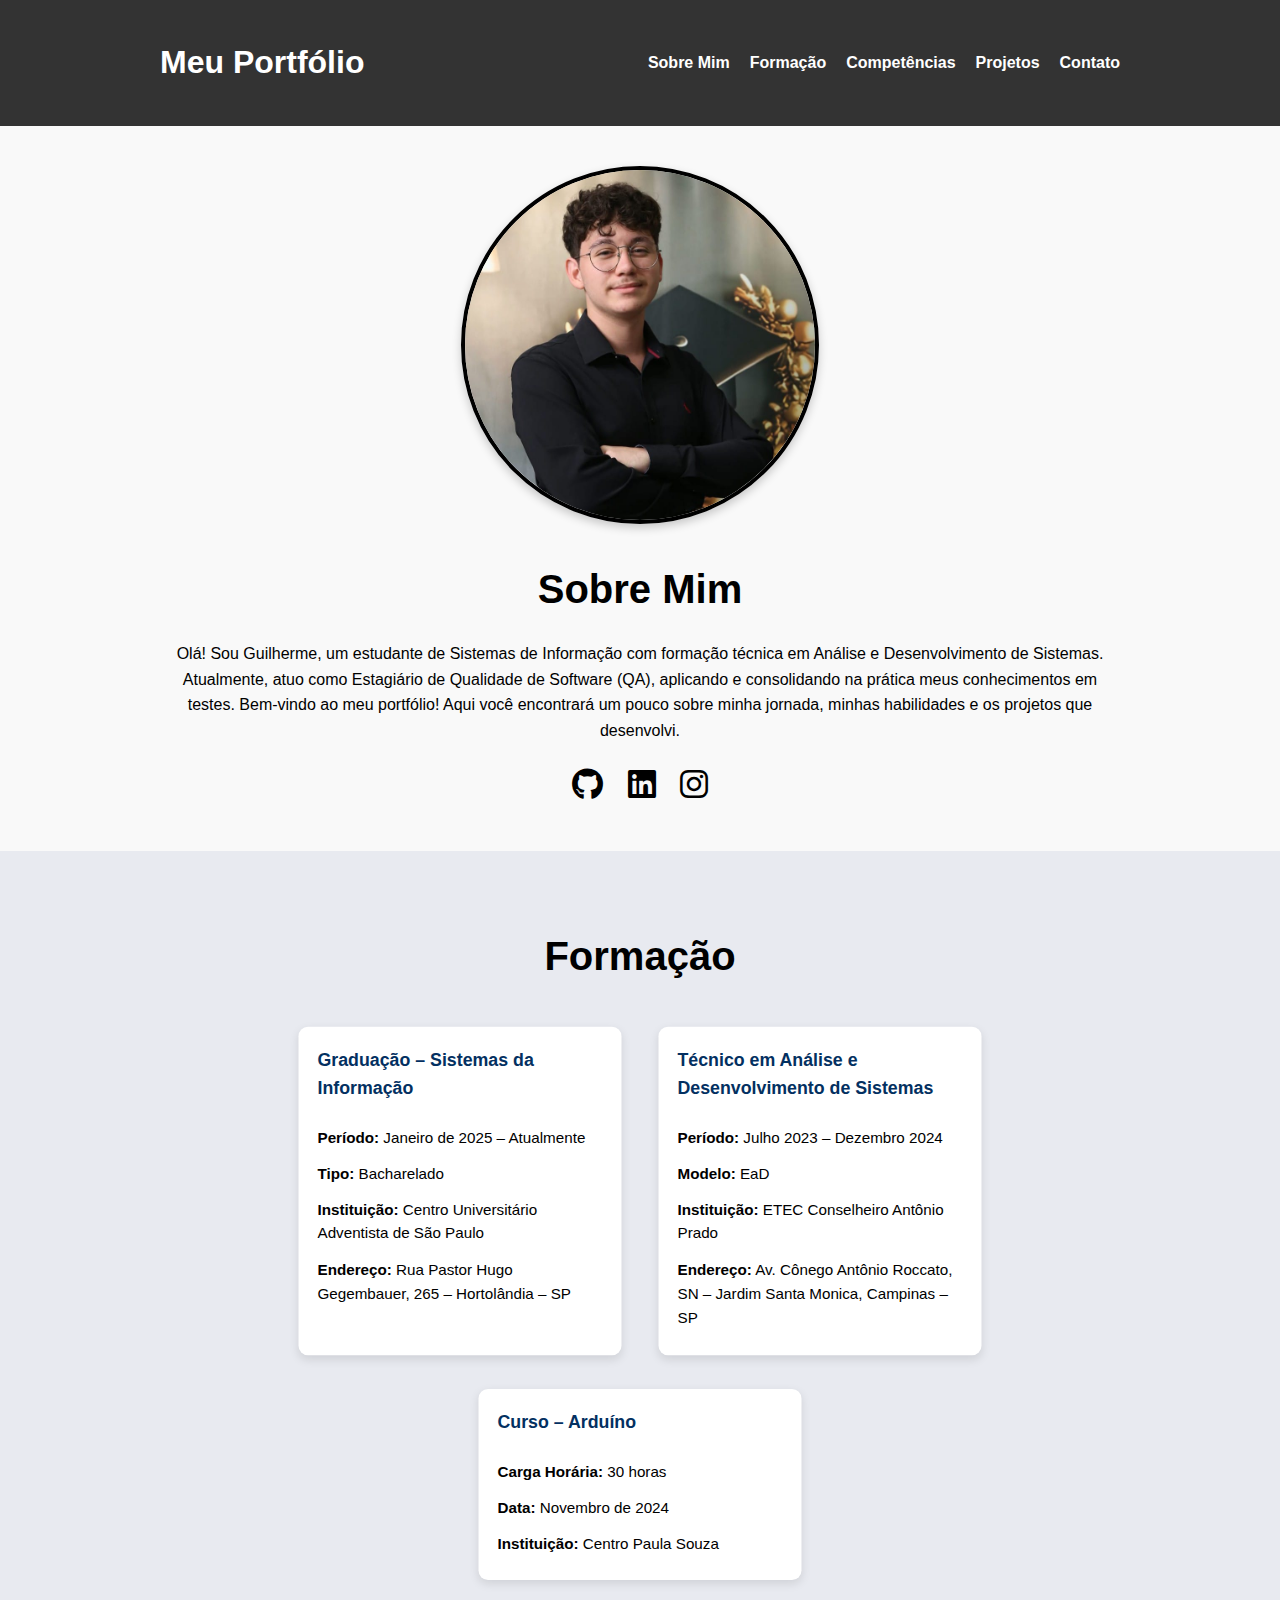
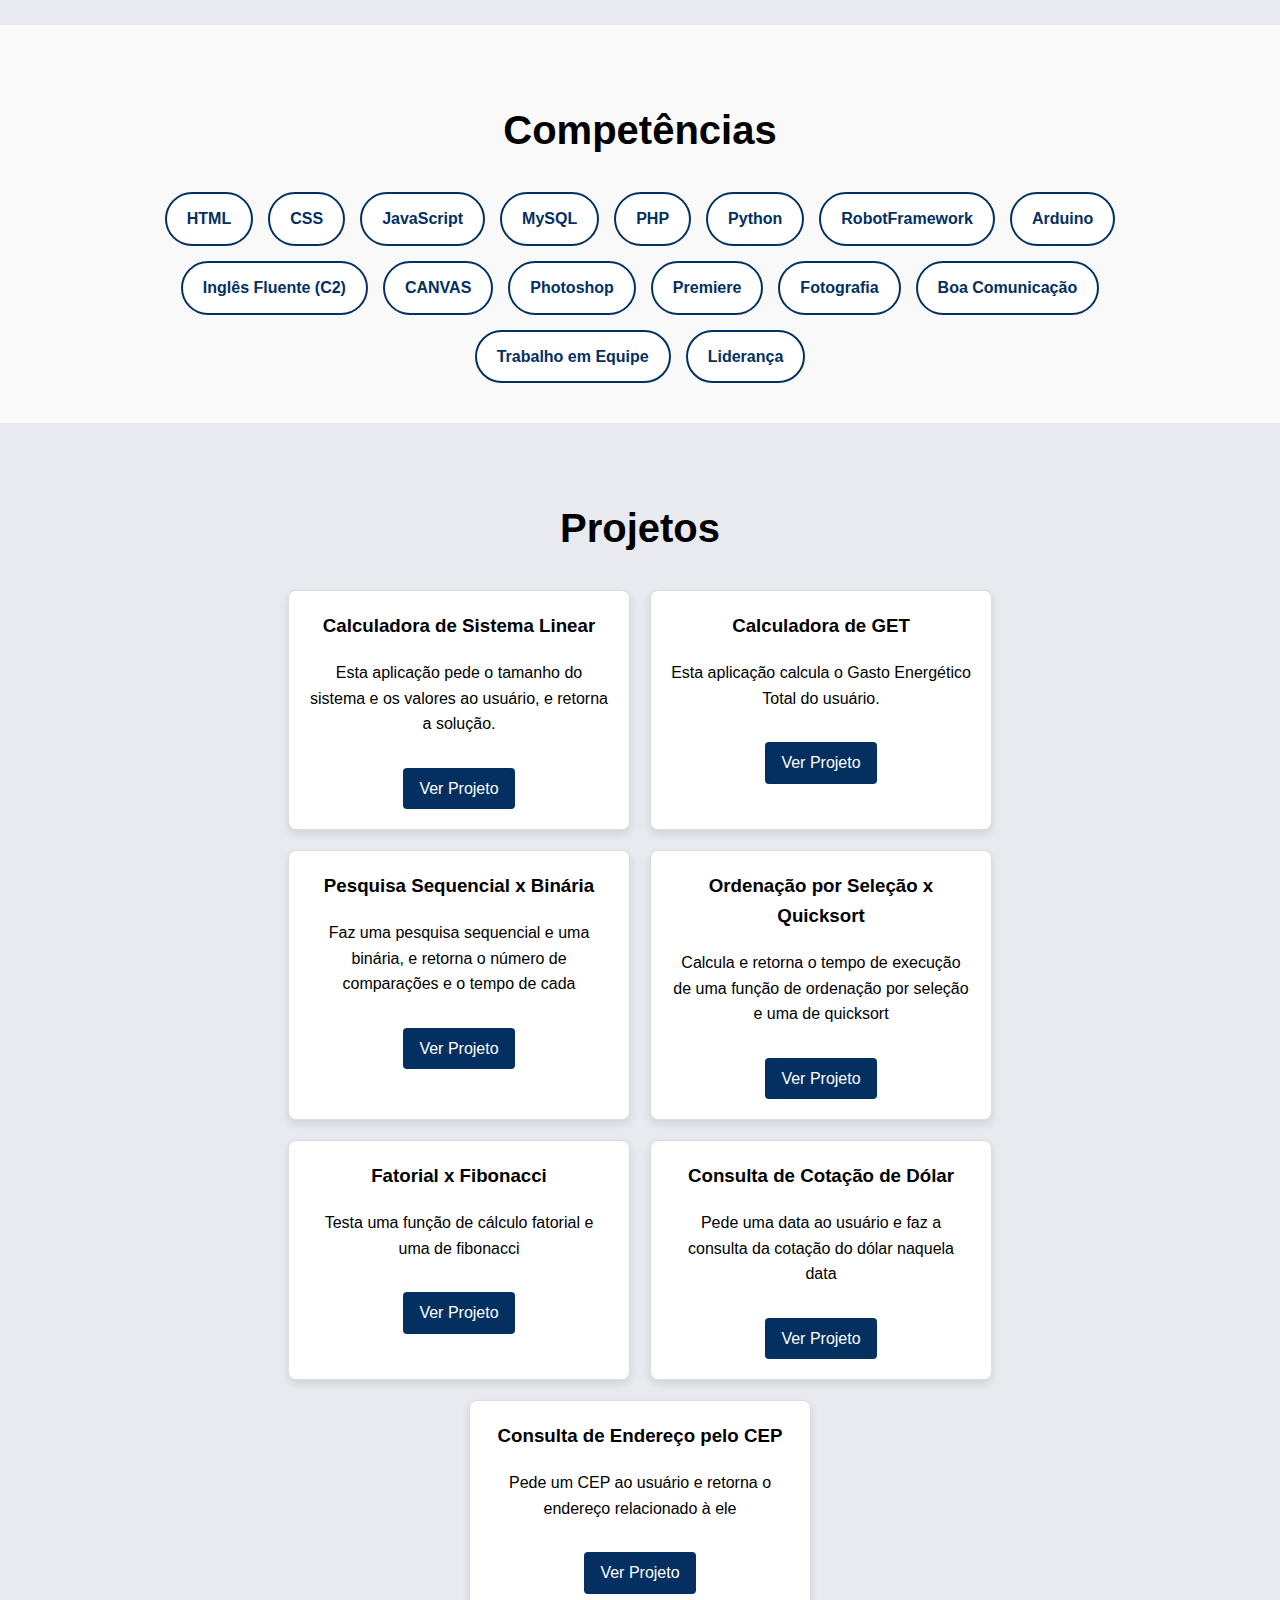
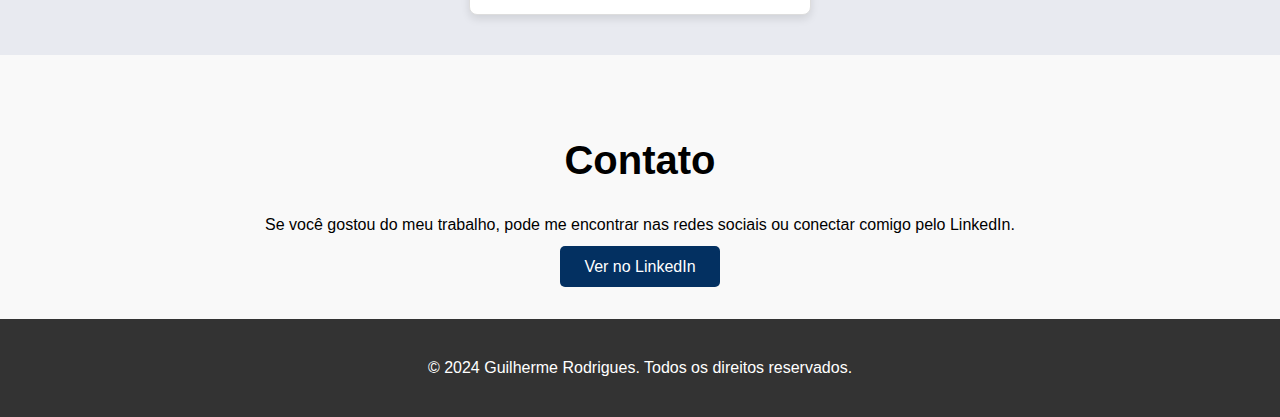
<file: index.html>
<!DOCTYPE html>
<html lang="pt-br">
<head>
    <meta charset="UTF-8">
    <meta name="viewport" content="width=device-width, initial-scale=1.0">
    <title>Meu Portfólio</title>
    <link rel="stylesheet" href="style.css">
    <link rel="stylesheet" href="https://cdnjs.cloudflare.com/ajax/libs/font-awesome/6.0.0-beta3/css/all.min.css">
</head>
<body>
    <header>
        <nav>
            <div class="logo">
                <h1>Meu Portfólio</h1>
            </div>
            <ul>
                <li><a href="#sobre">Sobre Mim</a></li>
                <li><a href="#formação">Formação</a></li>
                <li><a href="#competências">Competências</a></li>
                <li><a href="#projetos">Projetos</a></li>
                <li><a href="#contato">Contato</a></li>
            </ul>
        </nav>
    </header>

    <main>
        <section id="sobre" class="secao">
            <div class="conteudo">
                <div class="foto-perfil">
                    <img src="minhaFoto.jpeg" alt="Minha Guilherme">
                </div>
                <h2>Sobre Mim</h2>
                <p>Olá! Sou Guilherme, um estudante de Sistemas de Informação com formação técnica em Análise e Desenvolvimento de Sistemas. Atualmente, atuo como Estagiário de Qualidade de Software (QA), aplicando e consolidando na prática meus conhecimentos em testes. Bem-vindo ao meu portfólio! Aqui você encontrará um pouco sobre minha jornada, minhas habilidades e os projetos que desenvolvi.</p>
                <div class="redes-sociais">
                    <a href="https://github.com/guiirsilva/portfolio-WEB" target="_blank"><i class="fab fa-github"></i></a>
                    <a href="https://www.linkedin.com/in/guilherme-rodrigues-da-silva-22a77834b/" target="_blank"><i class="fab fa-linkedin"></i></a>
                    <a href="https://www.instagram.com/guii_rdrigss?igsh=Y200d2RjZnVkMDd4" target="_blank"><i class="fab fa-instagram"></i></a>
                </div>
            </div>
        </section>

        <section id="formação" class="secao">
            <div class="conteudo">
                <h2>Formação</h2>
                <div class="formacao-container">
                    <div class="formacao-card">
                        <h3>Graduação – Sistemas da Informação</h3>
                        <p><strong>Período:</strong> Janeiro de 2025 – Atualmente</p>
                        <p><strong>Tipo:</strong> Bacharelado</p>
                        <p><strong>Instituição:</strong> Centro Universitário Adventista de São Paulo</p>
                        <p><strong>Endereço:</strong> Rua Pastor Hugo Gegembauer, 265 – Hortolândia – SP</p>
                    </div>
                    <div class="formacao-card">
                        <h3>Técnico em Análise e Desenvolvimento de Sistemas</h3>
                        <p><strong>Período:</strong> Julho 2023 – Dezembro 2024</p>
                        <p><strong>Modelo:</strong> EaD</p>
                        <p><strong>Instituição:</strong> ETEC Conselheiro Antônio Prado</p>
                        <p><strong>Endereço:</strong> Av. Cônego Antônio Roccato, SN – Jardim Santa Monica, Campinas – SP</p>
                    </div>
                    <div class="formacao-card">
                        <h3>Curso – Arduíno</h3>
                        <p><strong>Carga Horária:</strong> 30 horas</p>
                        <p><strong>Data:</strong> Novembro de 2024</p>
                        <p><strong>Instituição:</strong> Centro Paula Souza</p>
                    </div>
                </div>
            </div>
        </section>

        <section id="competências" class="secao">
            <div class="conteudo">
                <h2>Competências</h2>
                <div class="skills-container">
                    <div class="skill-card">HTML</div>
                    <div class="skill-card">CSS</div>
                    <div class="skill-card">JavaScript</div>
                    <div class="skill-card">MySQL</div>
                    <div class="skill-card">PHP</div>
                    <div class="skill-card">Python</div>
                    <div class="skill-card">RobotFramework</div>
                    <div class="skill-card">Arduino</div>
                    <div class="skill-card">Inglês Fluente (C2)</div>
                    <div class="skill-card">CANVAS</div>
                    <div class="skill-card">Photoshop</div>
                    <div class="skill-card">Premiere</div>
                    <div class="skill-card">Fotografia</div>
                    <div class="skill-card">Boa Comunicação</div>
                    <div class="skill-card">Trabalho em Equipe</div>
                    <div class="skill-card">Liderança</div>
                </div>
            </div>
        </section>


        <section id="projetos" class="secao">
            <div class="conteudo">
                <h2>Projetos</h2>
                <div class="galeria-projetos">
                    <div class="projeto-card">
                        <h3>Calculadora de Sistema Linear</h3>
                        <p>Esta aplicação pede o tamanho do sistema e os valores ao usuário, e retorna a solução.</p>
                        <a href="sistema_linear.html">Ver Projeto</a>
                    </div>
                    <div class="projeto-card">
                        <h3>Calculadora de GET</h3>
                        <p>Esta aplicação calcula o Gasto Energético Total do usuário.</p>
                        <a href="calc_GET.html">Ver Projeto</a>
                    </div>
                    <div class="projeto-card">
                        <h3>Pesquisa Sequencial x Binária</h3>
                        <p>Faz uma pesquisa sequencial e uma binária, e retorna o número de comparações e o tempo de cada</p>
                        <a href="binaria.html">Ver Projeto</a>
                    </div>
                    <div class="projeto-card">
                        <h3>Ordenação por Seleção x Quicksort</h3>
                        <p>Calcula e retorna o tempo de execução de uma função de ordenação por seleção e uma de quicksort</p>
                        <a href="quicksort.html">Ver Projeto</a>
                    </div>
                    <div class="projeto-card">
                        <h3>Fatorial x Fibonacci</h3>
                        <p>Testa uma função de cálculo fatorial e uma de fibonacci</p>
                        <a href="fibonacci.html">Ver Projeto</a>
                    </div>
                    <div class="projeto-card">
                        <h3>Consulta de Cotação de Dólar</h3>
                        <p>Pede uma data ao usuário e faz a consulta da cotação do dólar naquela data</p>
                        <a href="cot_dolar.html">Ver Projeto</a>
                    </div>
                    <div class="projeto-card">
                        <h3>Consulta de Endereço pelo CEP</h3>
                        <p>Pede um CEP ao usuário e retorna o endereço relacionado à ele</p>
                        <a href="lista_CEP.html">Ver Projeto</a>
                    </div>
                </div>
            </div>
        </section>

        <section id="contato" class="secao">
            <div class="conteudo">
                <h2>Contato</h2>
                <p>Se você gostou do meu trabalho, pode me encontrar nas redes sociais ou conectar comigo pelo LinkedIn.</p>
                <a href="https://www.linkedin.com/in/guilherme-rodrigues-da-silva-22a77834b/" class="botao-contato">Ver no LinkedIn</a>
            </div>
        </section>
    </main>

    <footer>
        <p>&copy; 2024 Guilherme Rodrigues. Todos os direitos reservados.</p>
    </footer>

    <script src="script.js"></script>
</body>
</html>
</file>
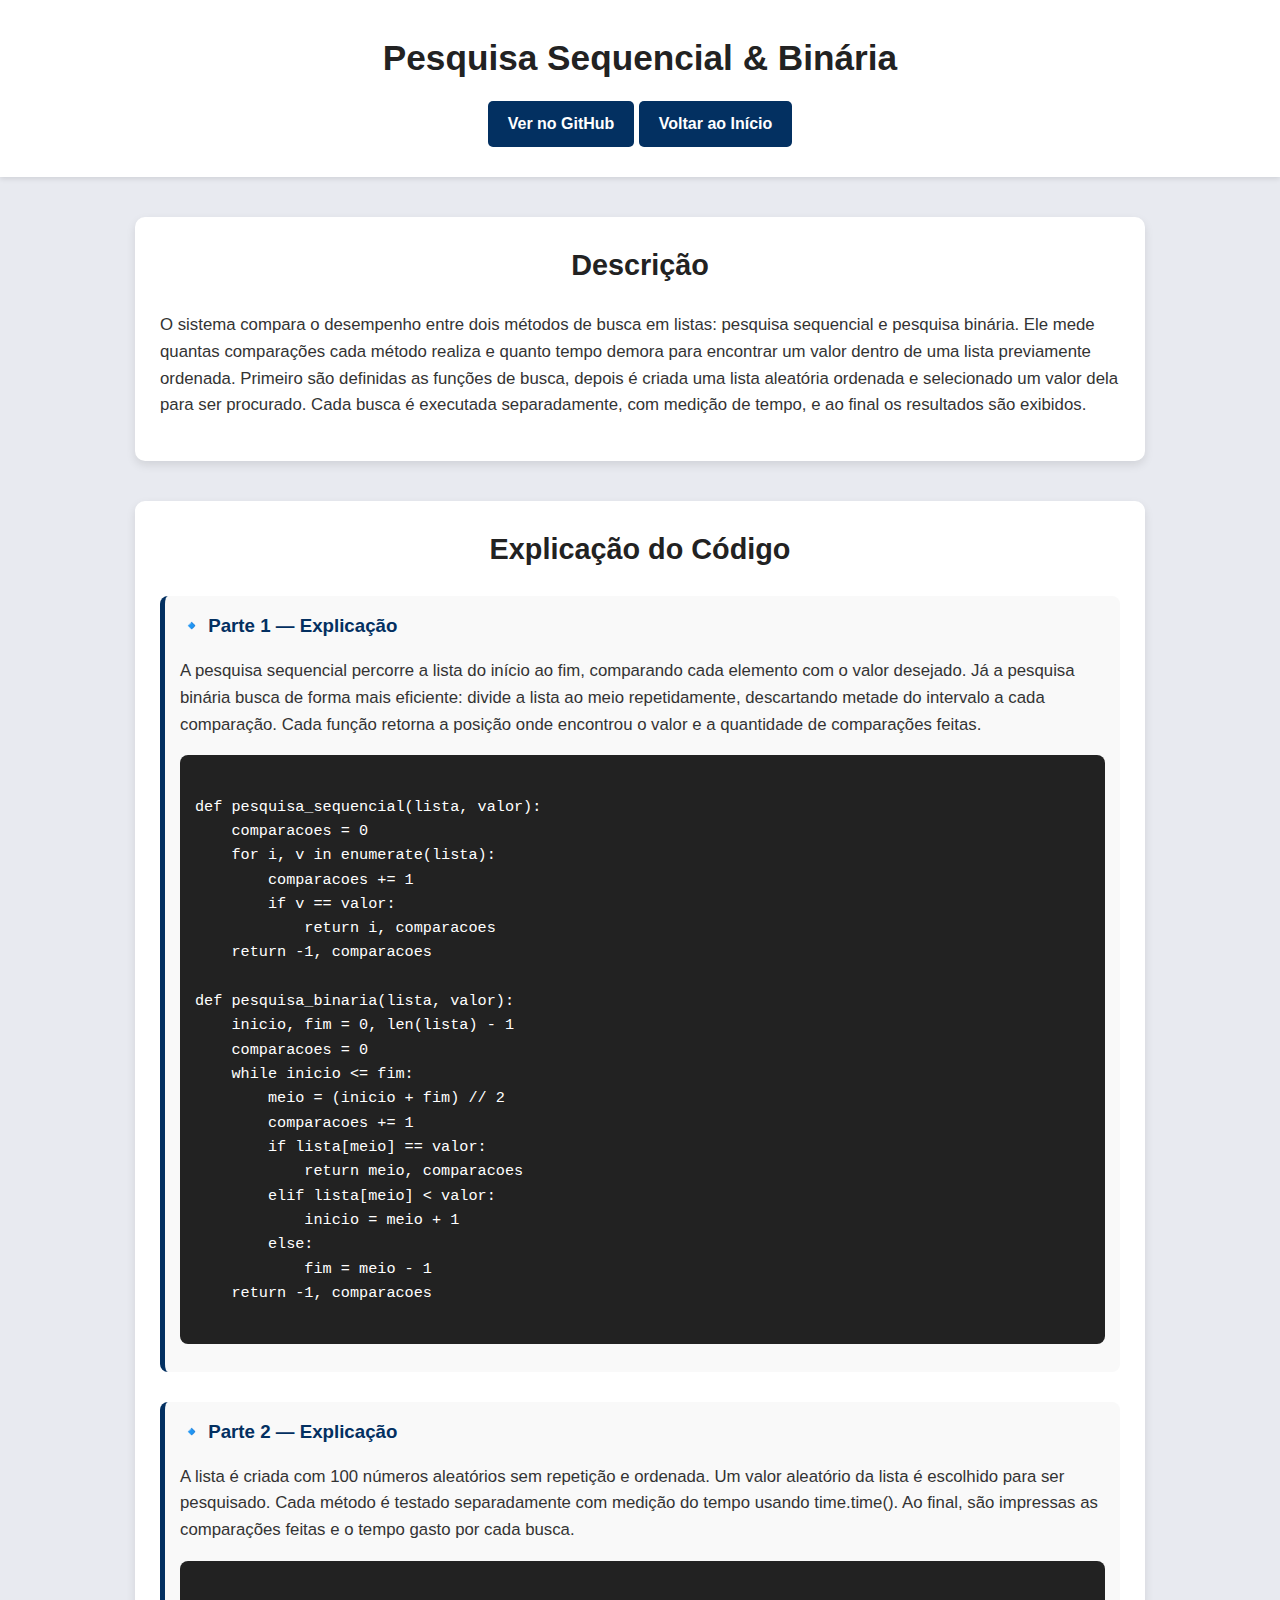
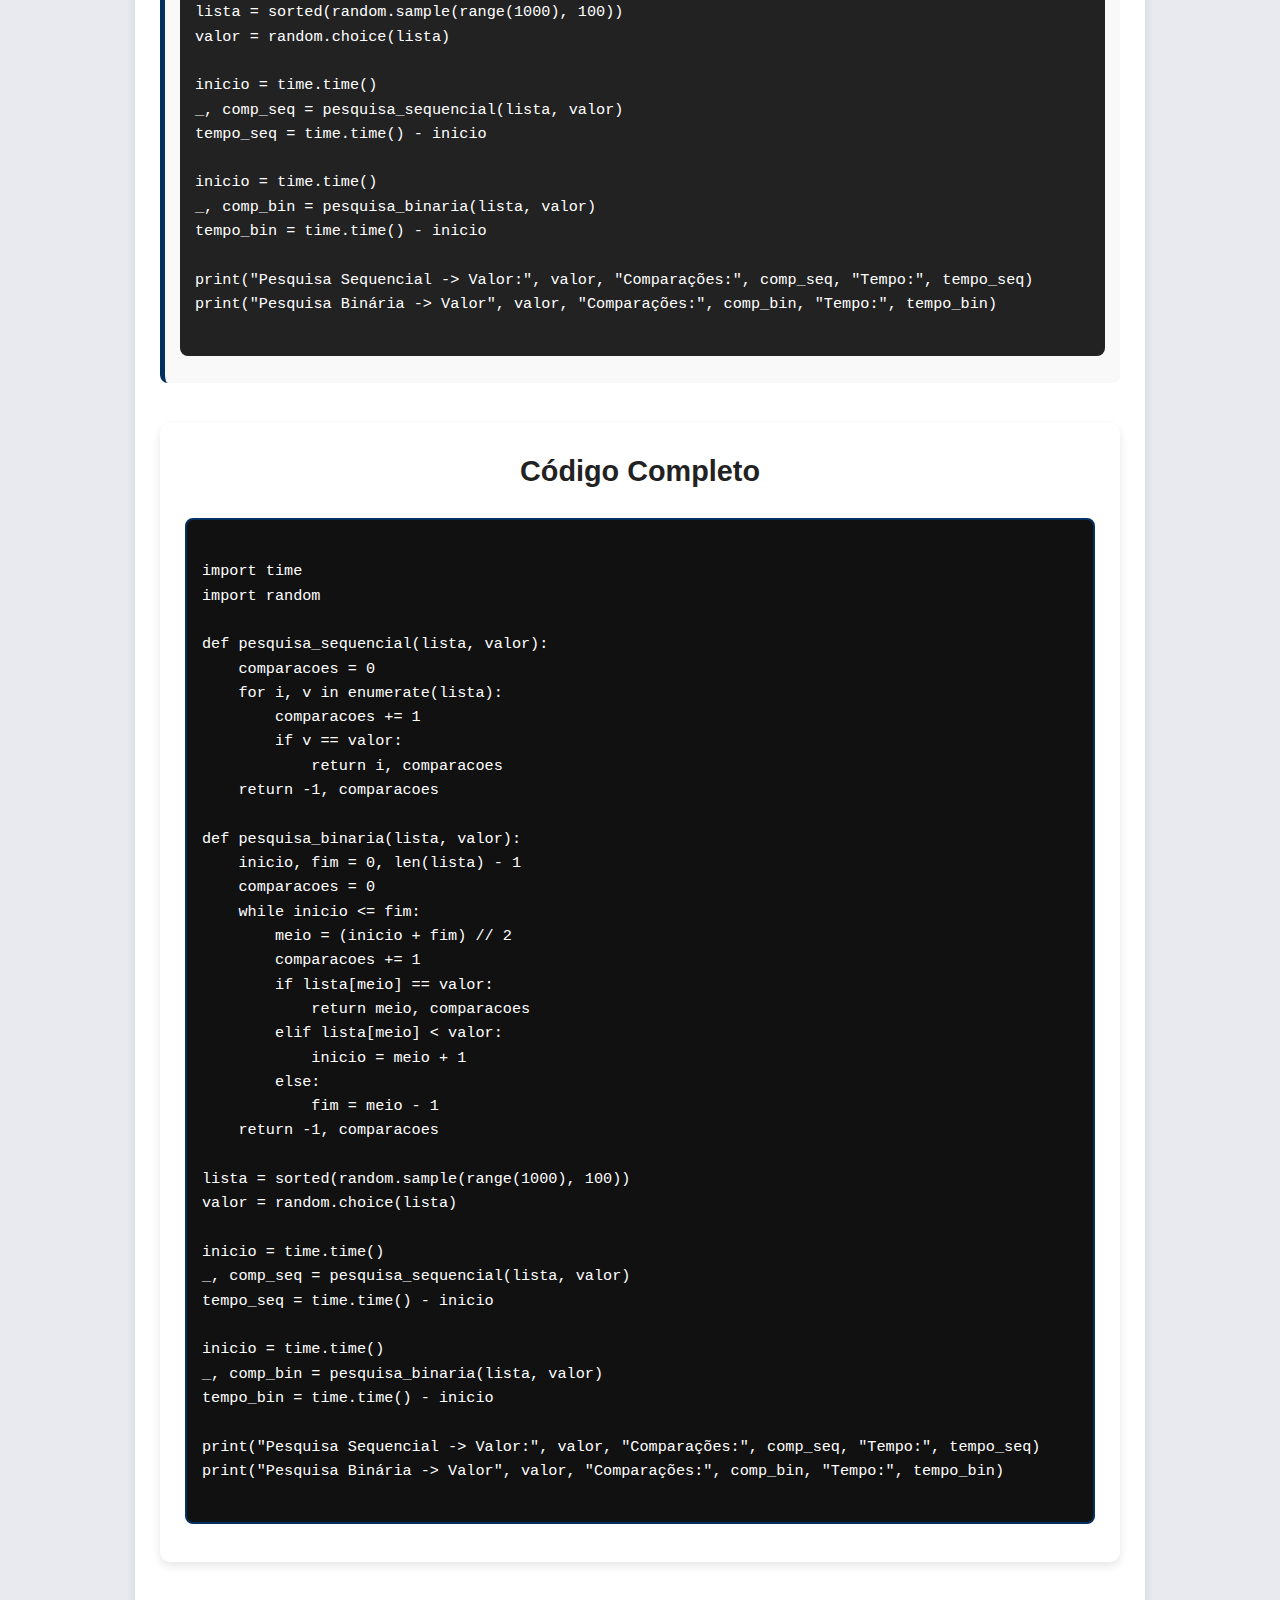
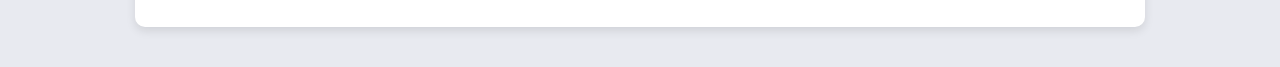
<file: binaria.html>
<!DOCTYPE html>
<html lang="pt-br">
<head>
    <meta charset="UTF-8">
    <meta name="viewport" content="width=device-width, initial-scale=1.0">
    <title>Pesquisa Sequencial & Binária</title>
    <link rel="stylesheet" href="base.css">
</head>
<body>
    <header class="header">
        <h1 id="titulo-projeto">Pesquisa Sequencial & Binária</h1>
        <a id="btn-github" href="https://github.com/guiirsilva/portfolio-WEB/blob/main/Exercicios_Geral/sequencial_binaria.py" target="_blank" class="botao-github">Ver no GitHub</a>
        <a id="btn-voltar" href="index.html" class="botao-github">Voltar ao Início</a>
    </header>

    <section class="descricao">
        <h2>Descrição</h2>
        <p>
            O sistema compara o desempenho entre dois métodos de busca em listas: pesquisa sequencial e pesquisa binária. Ele mede quantas comparações cada método realiza e 
            quanto tempo demora para encontrar um valor dentro de uma lista previamente ordenada. Primeiro são definidas as funções de busca, depois é criada uma lista 
            aleatória ordenada e selecionado um valor dela para ser procurado. Cada busca é executada separadamente, com medição de tempo, e ao final os resultados são exibidos.
        </p>
    </section>

    <section class="explicacao-codigo">
        <h2>Explicação do Código</h2>
        <div class="bloco-explicacao">
            <h3>🔹 Parte 1 — Explicação</h3>
            <p>A pesquisa sequencial percorre a lista do início ao fim, comparando cada elemento com o valor desejado. Já a pesquisa binária busca de forma mais eficiente: divide a lista ao meio repetidamente, descartando metade do intervalo a cada comparação. 
                Cada função retorna a posição onde encontrou o valor e a quantidade de comparações feitas.</p>
            <pre><code>
def pesquisa_sequencial(lista, valor):
    comparacoes = 0
    for i, v in enumerate(lista):
        comparacoes += 1
        if v == valor:
            return i, comparacoes
    return -1, comparacoes

def pesquisa_binaria(lista, valor):
    inicio, fim = 0, len(lista) - 1
    comparacoes = 0
    while inicio <= fim:
        meio = (inicio + fim) // 2
        comparacoes += 1
        if lista[meio] == valor:
            return meio, comparacoes
        elif lista[meio] < valor:
            inicio = meio + 1
        else:
            fim = meio - 1
    return -1, comparacoes
            </code></pre>
        </div>

        <div class="bloco-explicacao">
            <h3>🔹 Parte 2 — Explicação</h3>
            <p>A lista é criada com 100 números aleatórios sem repetição e ordenada. Um valor aleatório da lista é escolhido para ser pesquisado. Cada método é testado separadamente com 
                medição do tempo usando time.time(). Ao final, são impressas as comparações feitas e o tempo gasto por cada busca.</p>
            <pre><code>
lista = sorted(random.sample(range(1000), 100))
valor = random.choice(lista)

inicio = time.time()
_, comp_seq = pesquisa_sequencial(lista, valor)
tempo_seq = time.time() - inicio

inicio = time.time()
_, comp_bin = pesquisa_binaria(lista, valor)
tempo_bin = time.time() - inicio

print("Pesquisa Sequencial -> Valor:", valor, "Comparações:", comp_seq, "Tempo:", tempo_seq)
print("Pesquisa Binária -> Valor", valor, "Comparações:", comp_bin, "Tempo:", tempo_bin)
            </code></pre>
        </div>

    <section class="codigo-completo">
        <h2>Código Completo</h2>
        <pre><code>
import time
import random

def pesquisa_sequencial(lista, valor):
    comparacoes = 0
    for i, v in enumerate(lista):
        comparacoes += 1
        if v == valor:
            return i, comparacoes
    return -1, comparacoes

def pesquisa_binaria(lista, valor):
    inicio, fim = 0, len(lista) - 1
    comparacoes = 0
    while inicio <= fim:
        meio = (inicio + fim) // 2
        comparacoes += 1
        if lista[meio] == valor:
            return meio, comparacoes
        elif lista[meio] < valor:
            inicio = meio + 1
        else:
            fim = meio - 1
    return -1, comparacoes

lista = sorted(random.sample(range(1000), 100))
valor = random.choice(lista)

inicio = time.time()
_, comp_seq = pesquisa_sequencial(lista, valor)
tempo_seq = time.time() - inicio

inicio = time.time()
_, comp_bin = pesquisa_binaria(lista, valor)
tempo_bin = time.time() - inicio

print("Pesquisa Sequencial -> Valor:", valor, "Comparações:", comp_seq, "Tempo:", tempo_seq)
print("Pesquisa Binária -> Valor", valor, "Comparações:", comp_bin, "Tempo:", tempo_bin)
        </code></pre>
    </section>
</body>
</html>
</file>
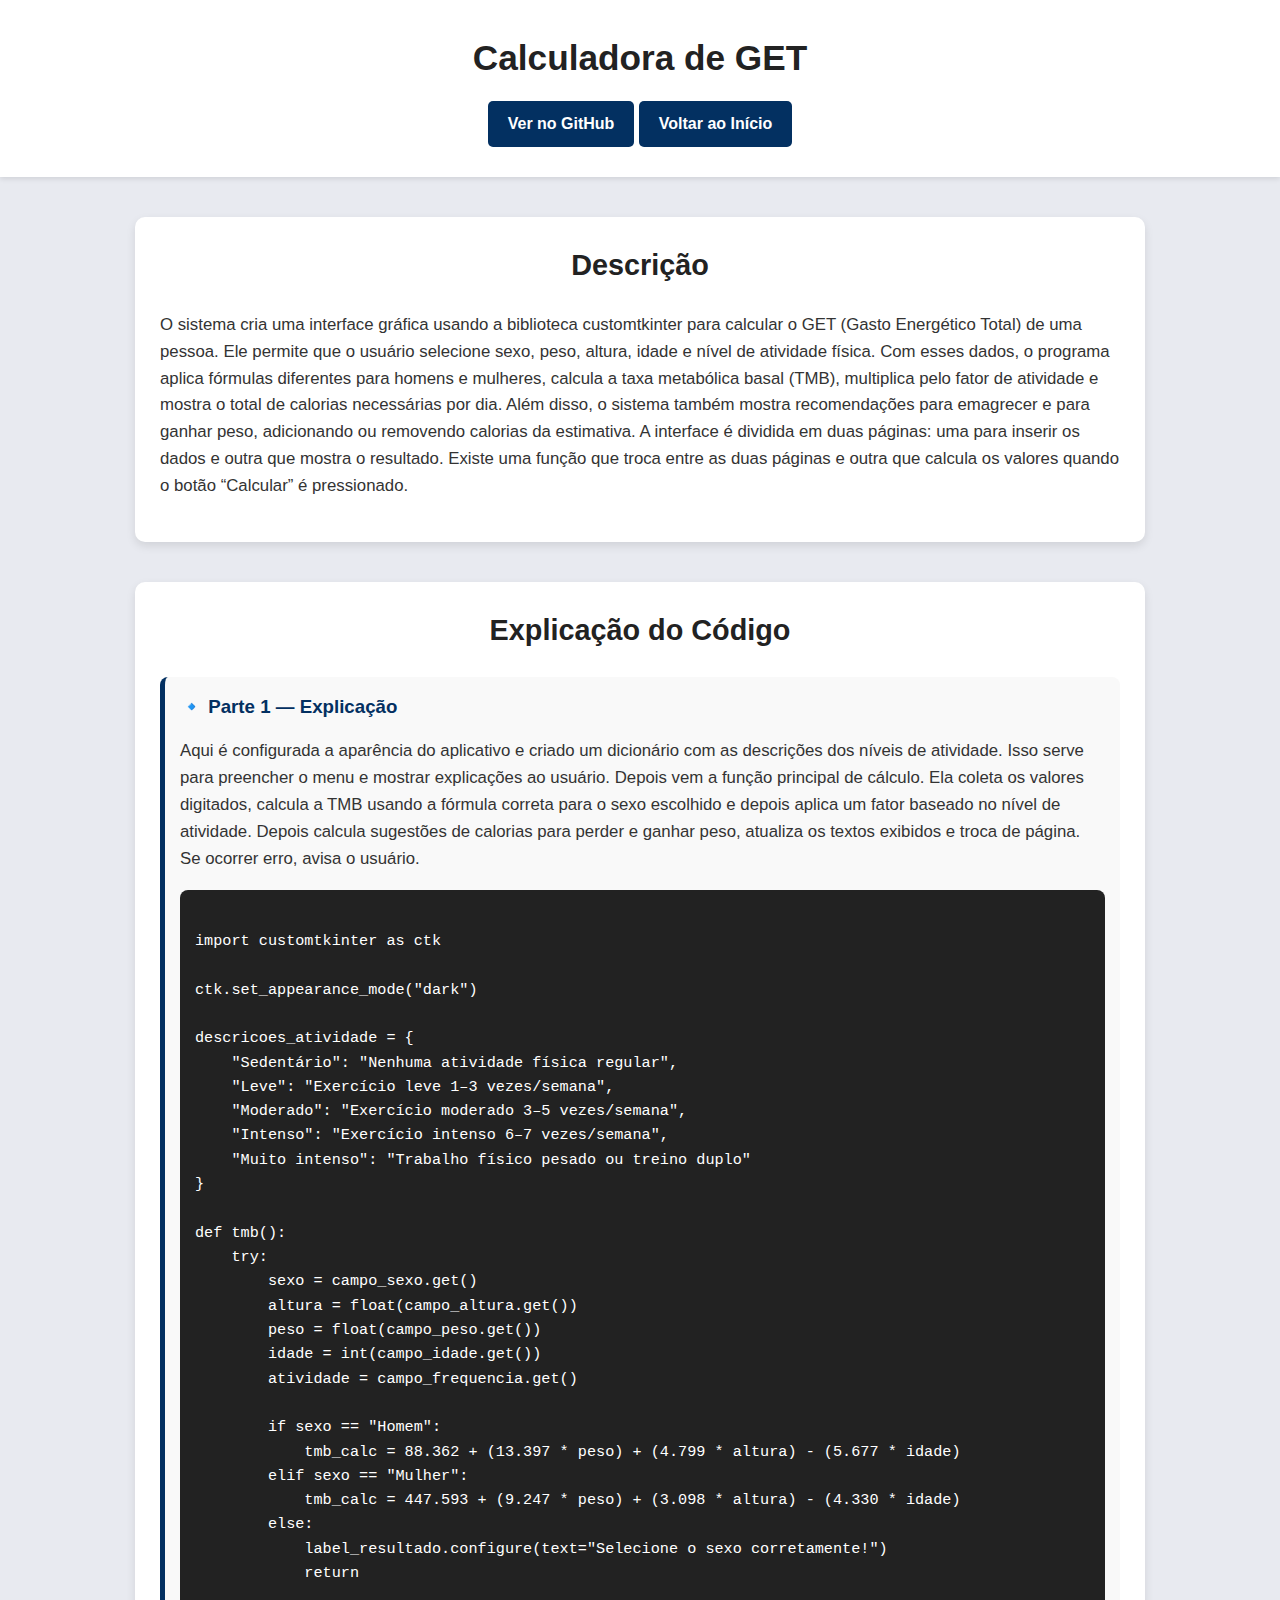
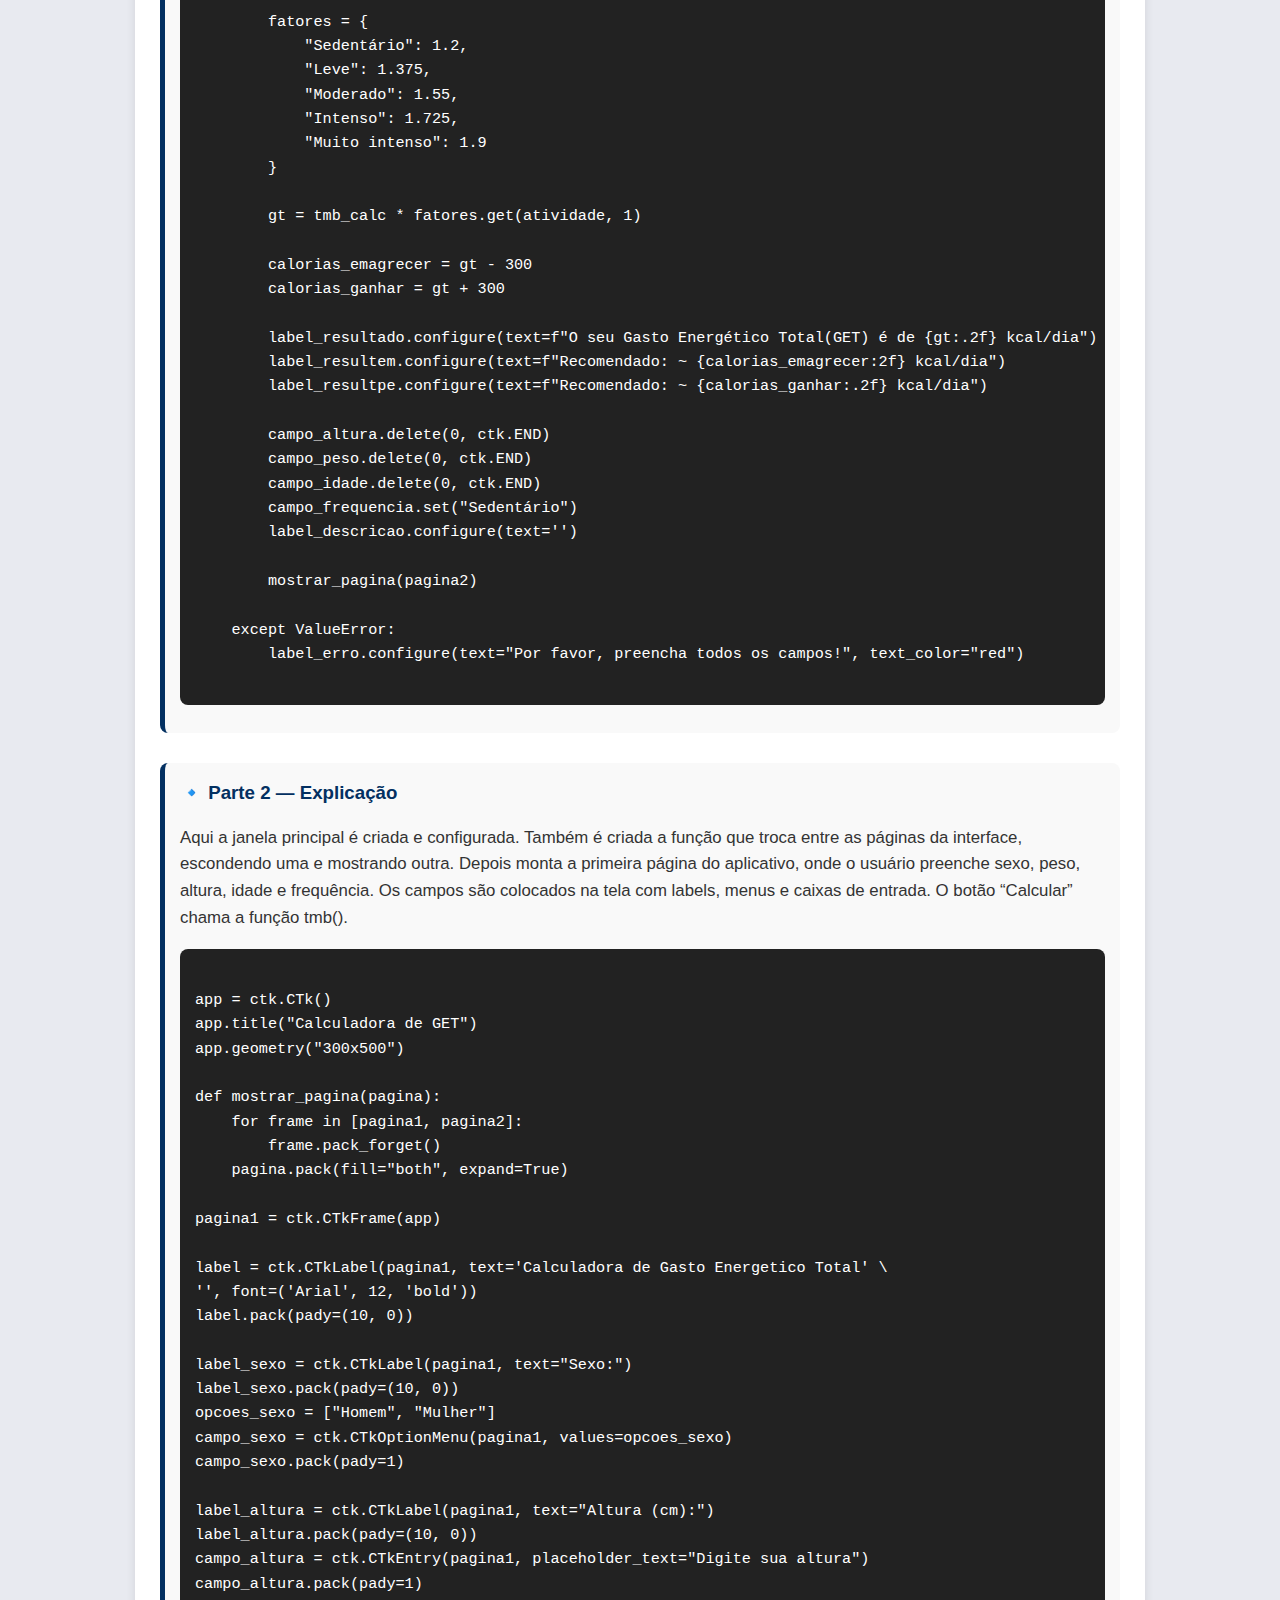
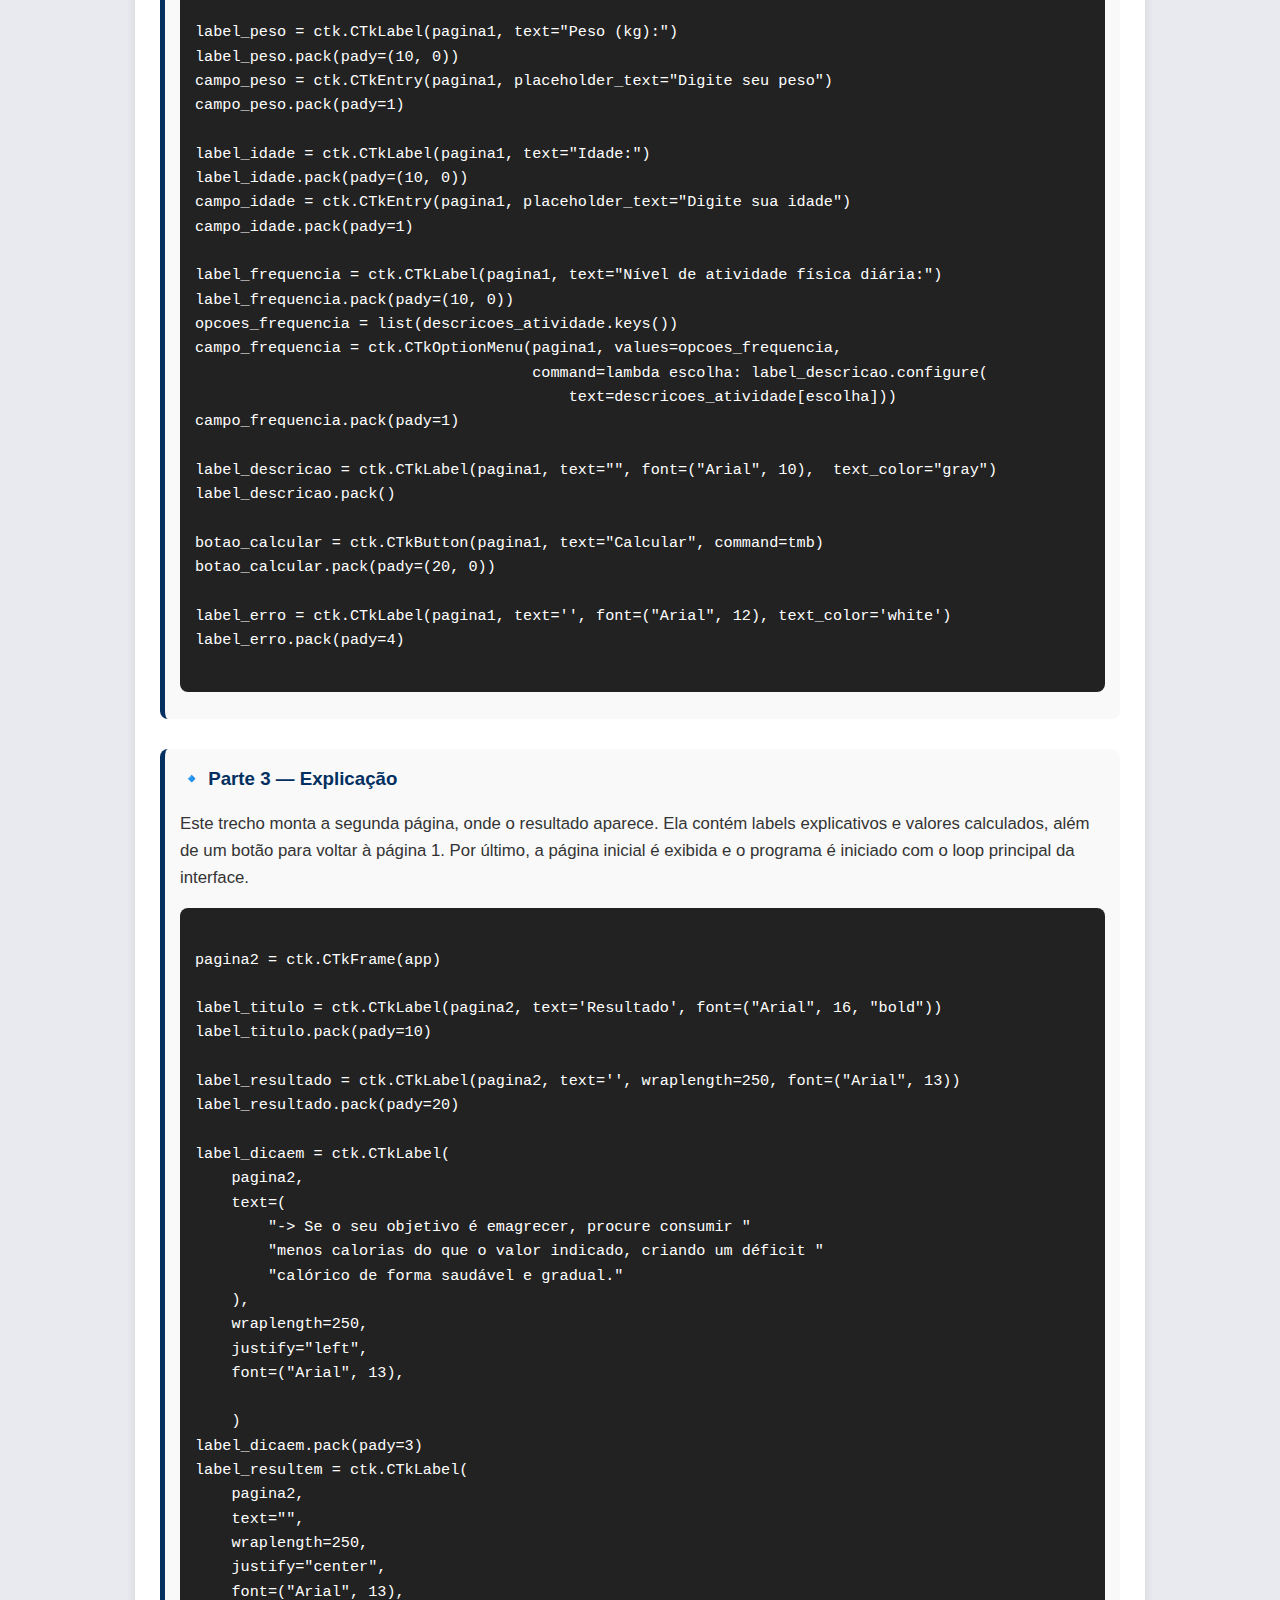
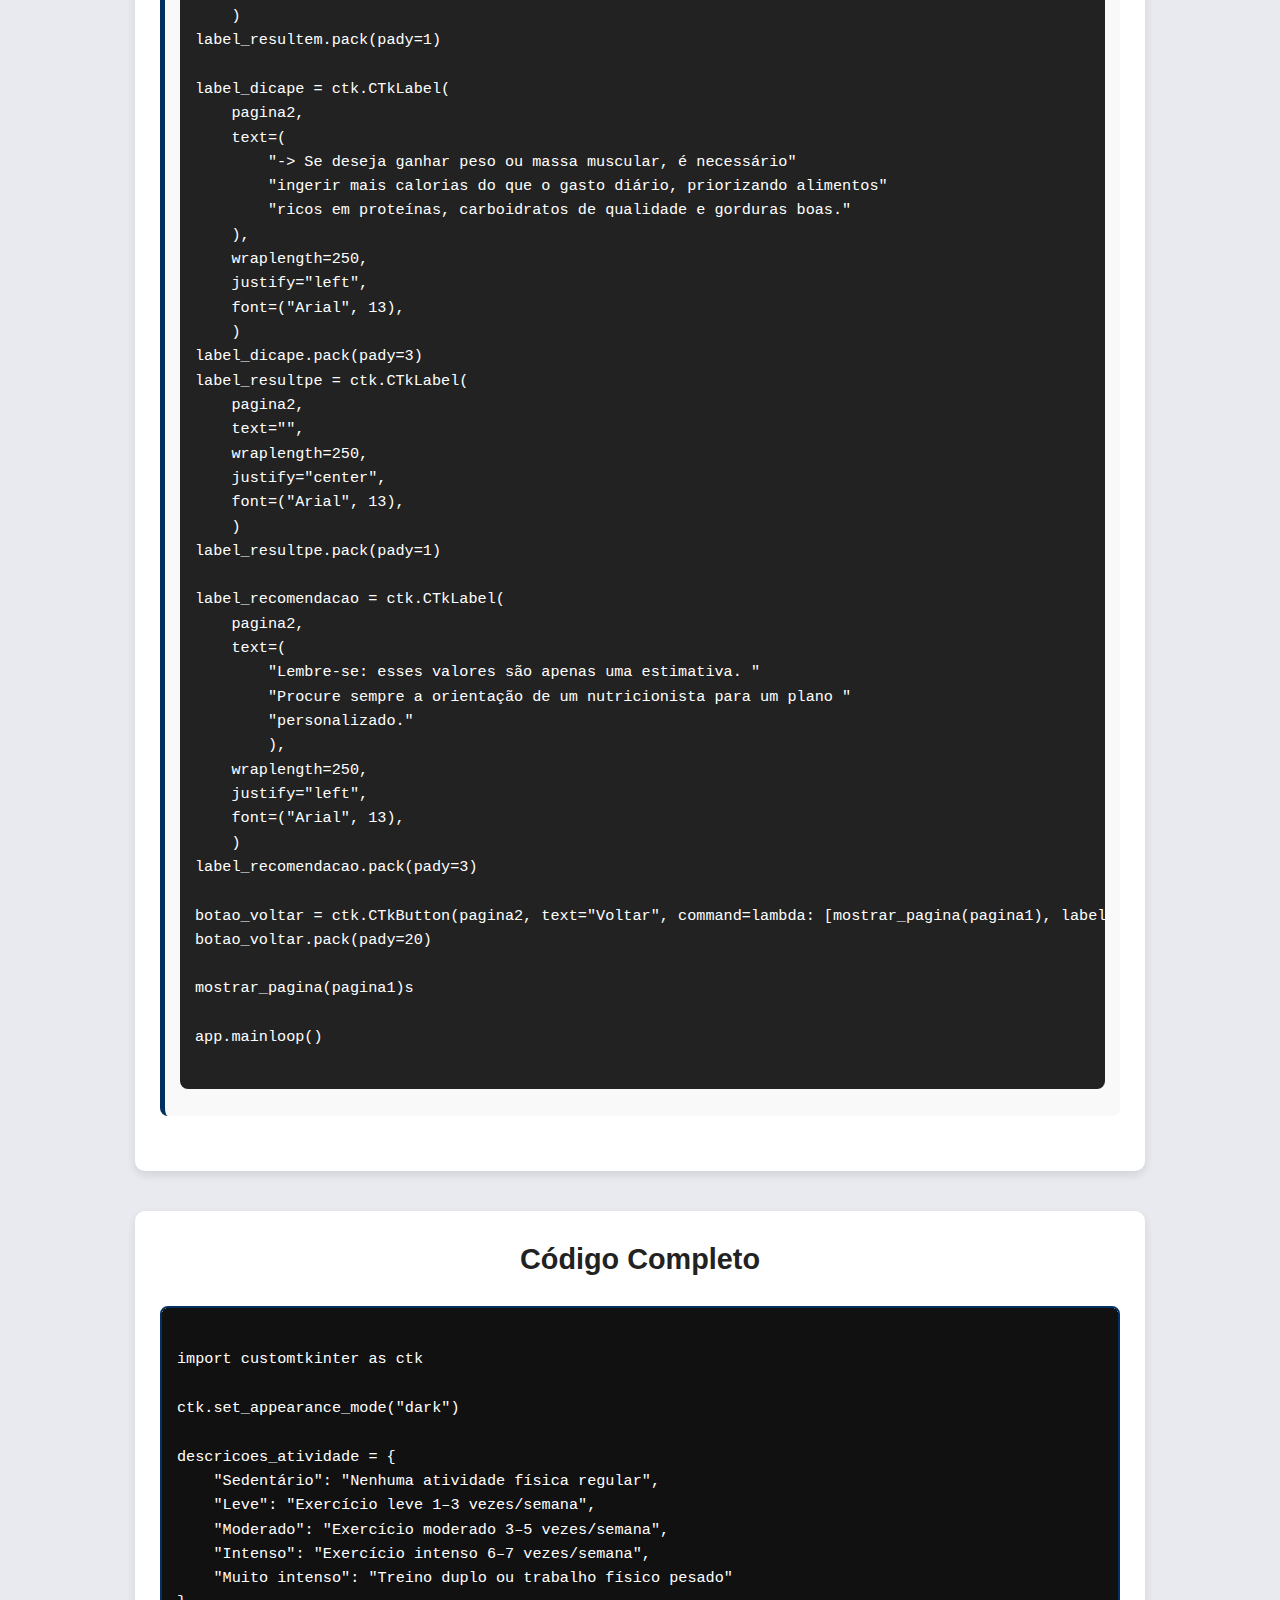
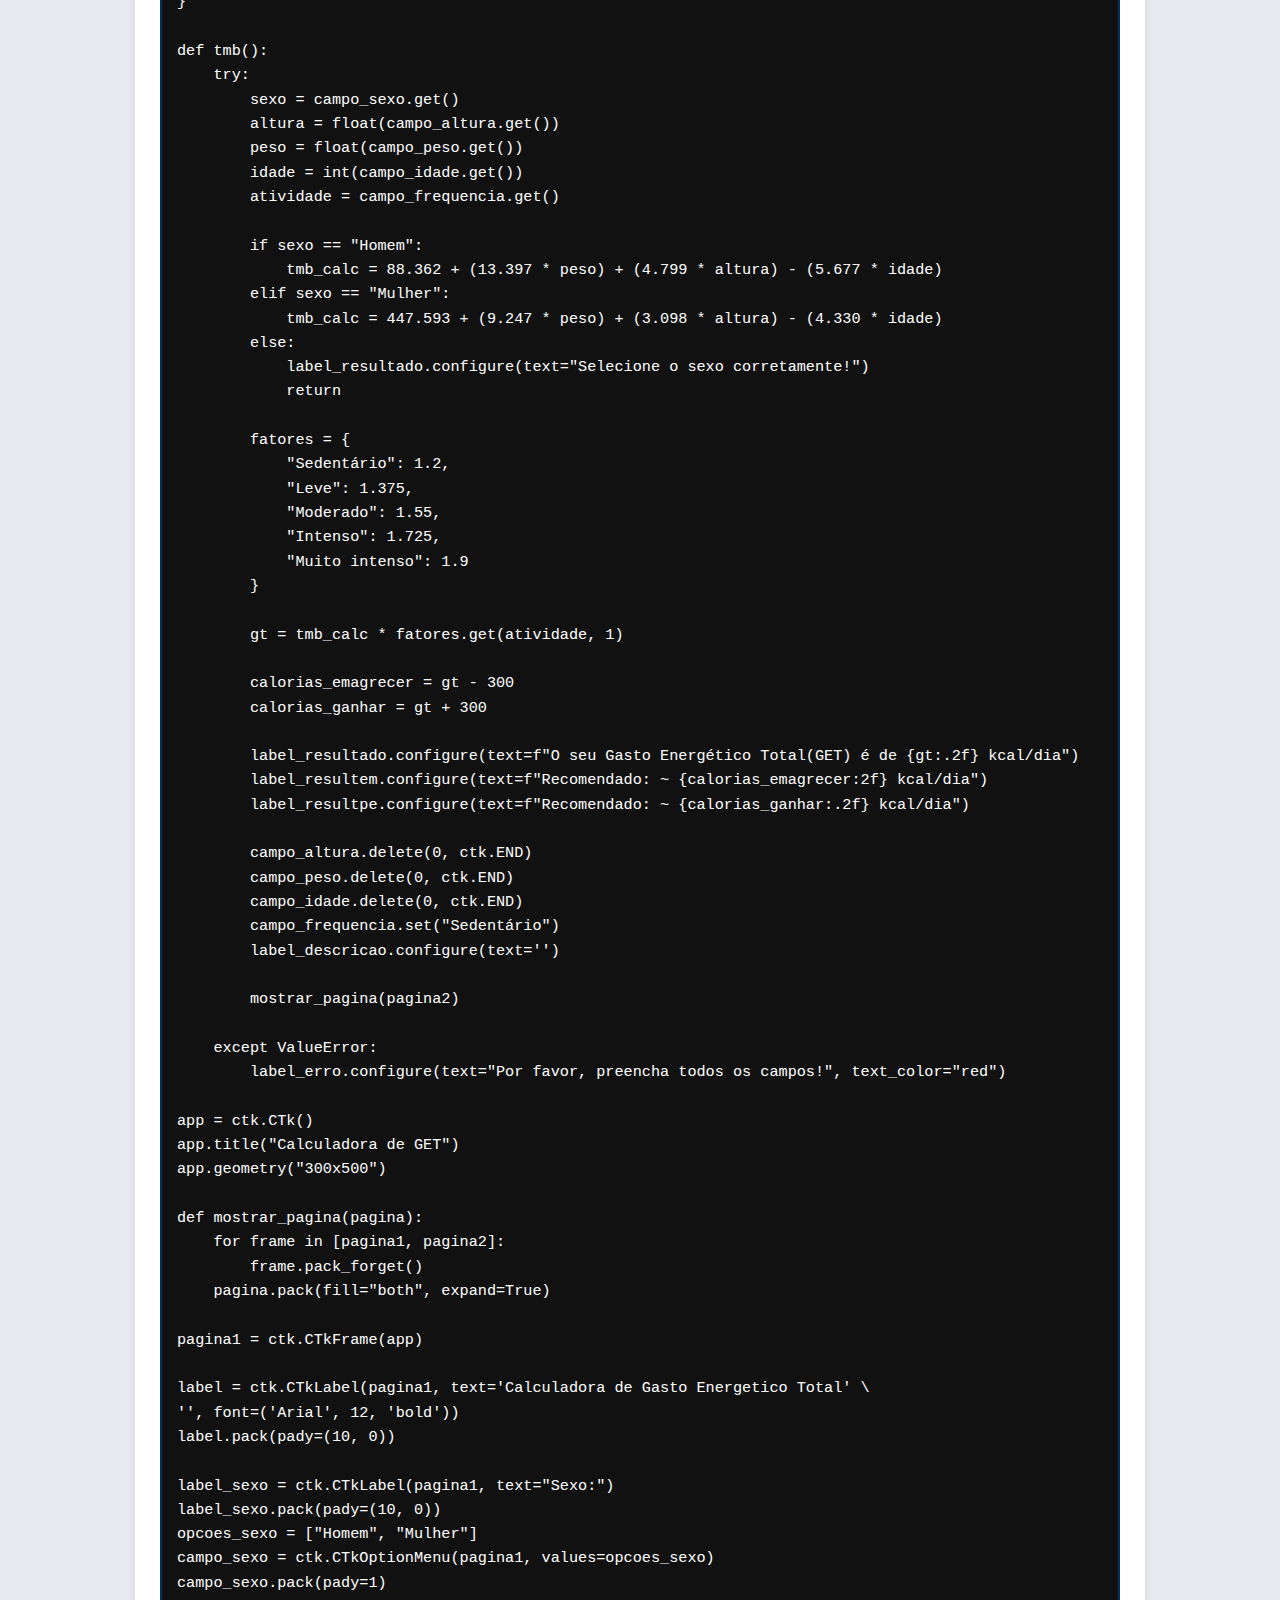
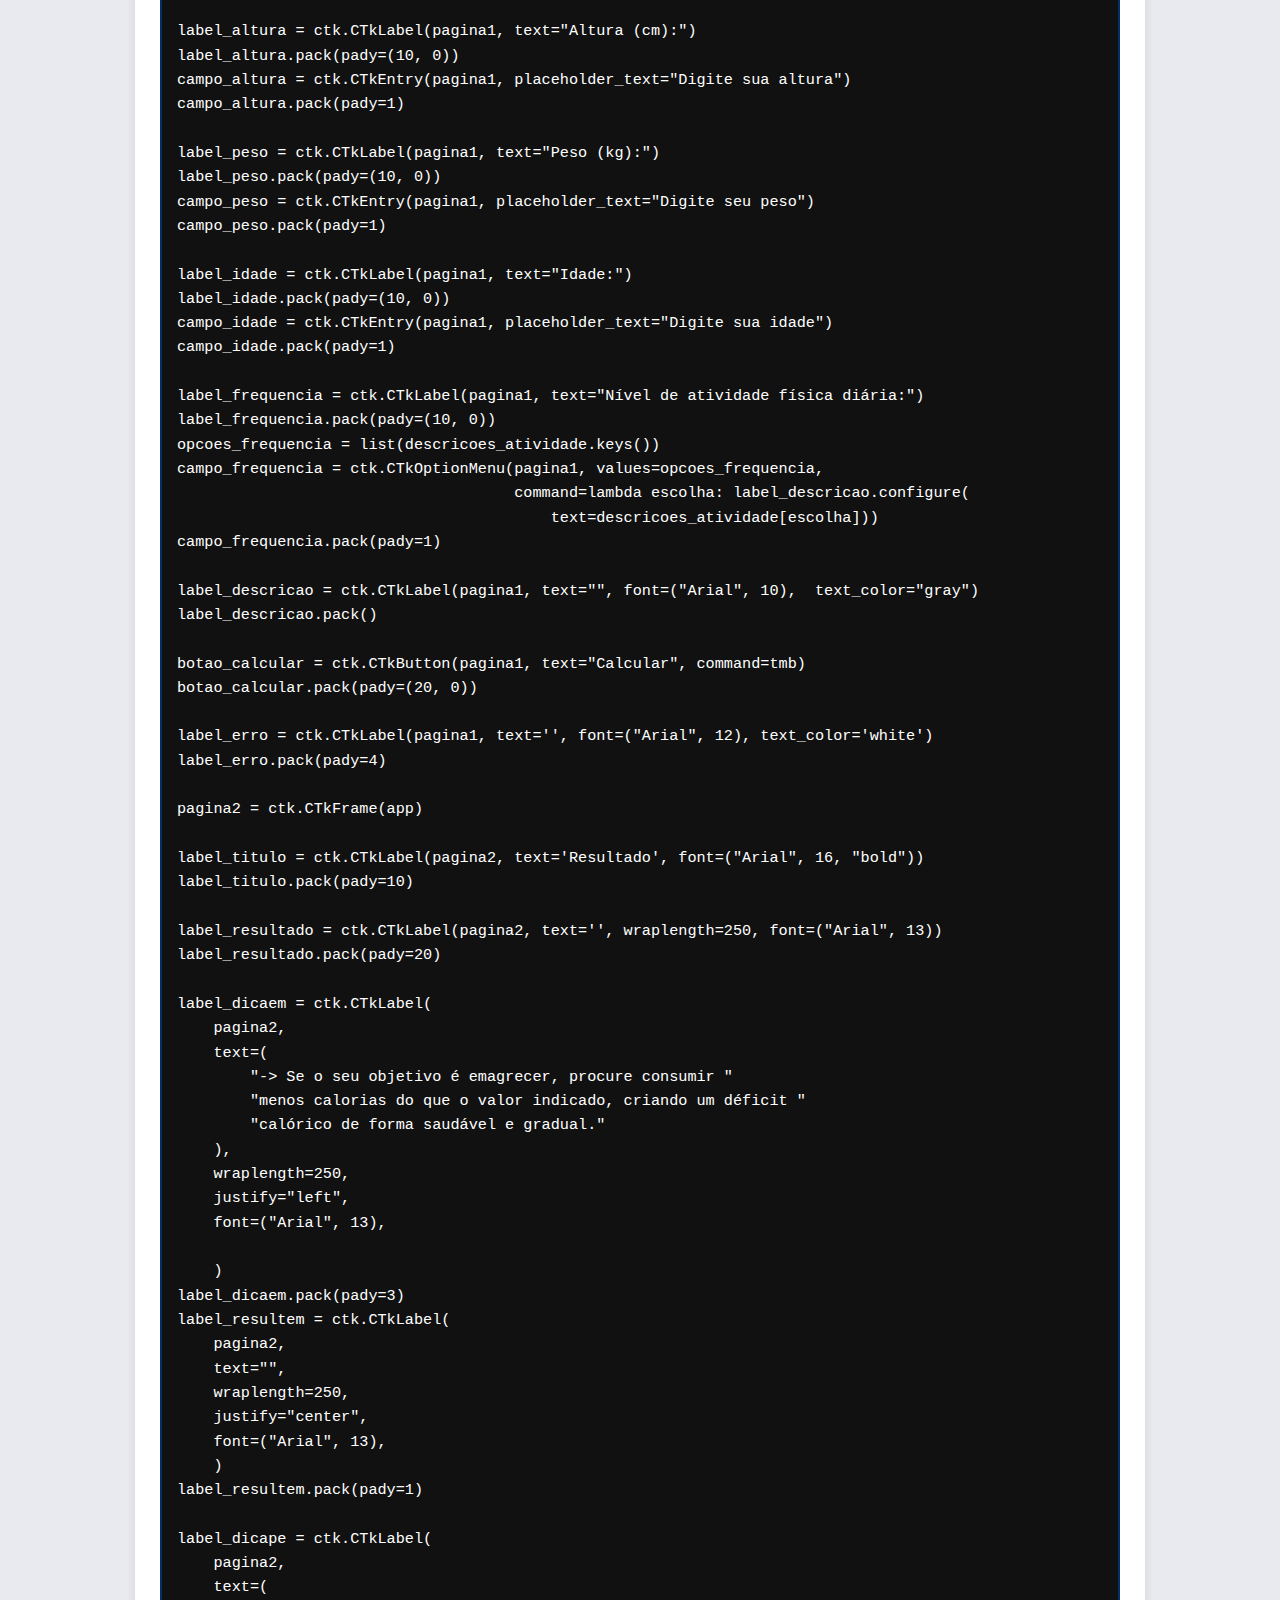
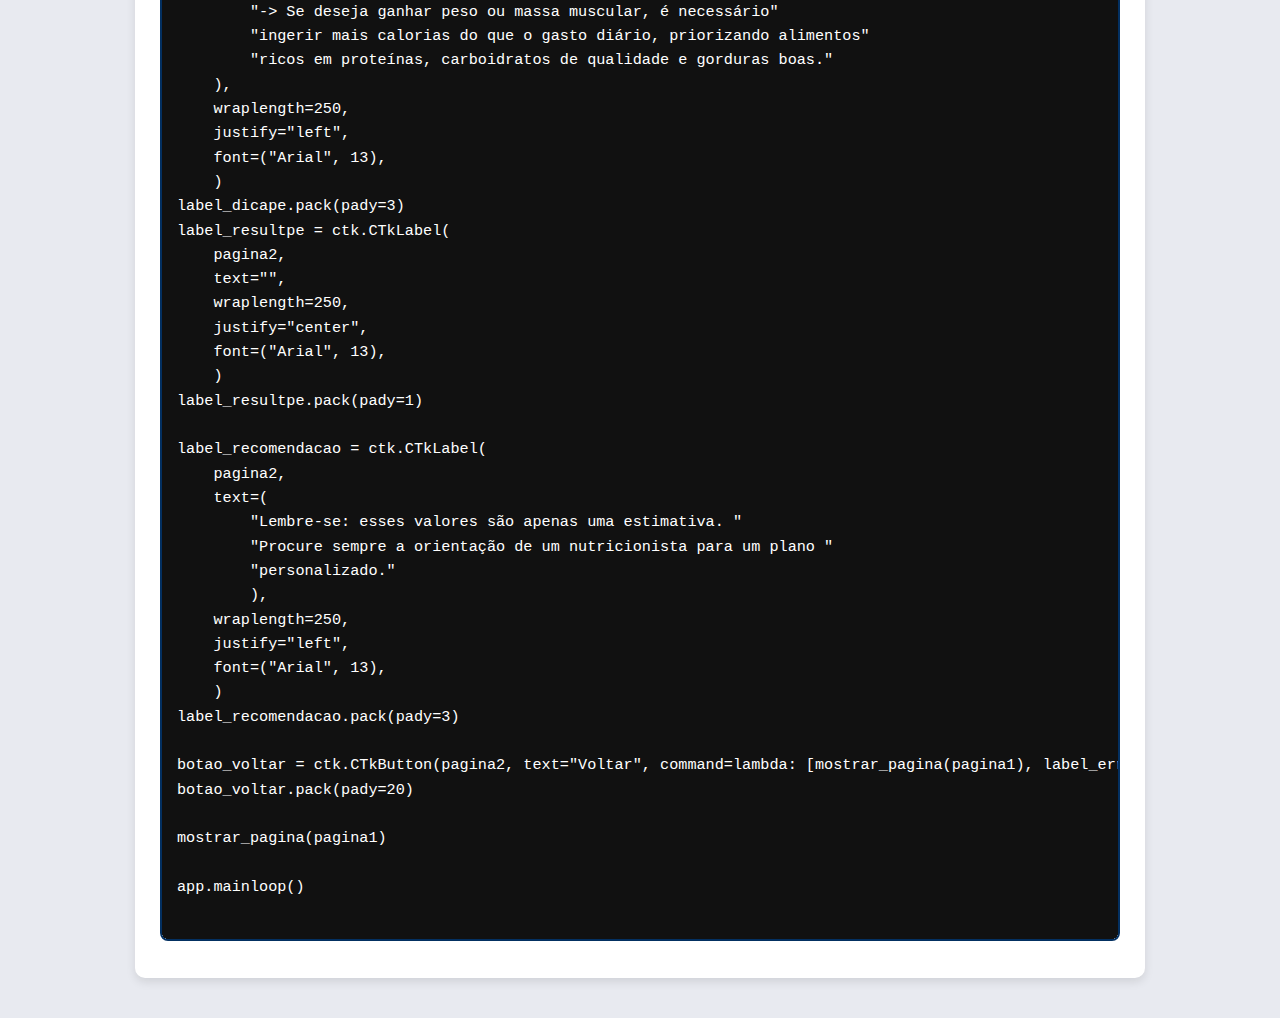
<file: calc_GET.html>
<!DOCTYPE html>
<html lang="pt-br">
<head>
    <meta charset="UTF-8">
    <meta name="viewport" content="width=device-width, initial-scale=1.0">
    <title>Calculadora de GET</title>
    <link rel="stylesheet" href="base.css">
</head>
<body>
    <header class="header">
        <h1 id="titulo-projeto">Calculadora de GET</h1>
        <a id="btn-github" href="https://github.com/guiirsilva/portfolio-WEB/blob/main/Calculadora_GET/calculadora_GET.py" target="_blank" class="botao-github">Ver no GitHub</a>
        <a id="btn-voltar" href="index.html" class="botao-github">Voltar ao Início</a>
    </header>

    <section class="descricao">
        <h2>Descrição</h2>
        <p>
            O sistema cria uma interface gráfica usando a biblioteca customtkinter para calcular o GET (Gasto Energético Total) de uma pessoa. 
            Ele permite que o usuário selecione sexo, peso, altura, idade e nível de atividade física. Com esses dados, o programa aplica fórmulas 
            diferentes para homens e mulheres, calcula a taxa metabólica basal (TMB), multiplica pelo fator de atividade e mostra o total de calorias 
            necessárias por dia. Além disso, o sistema também mostra recomendações para emagrecer e para ganhar peso, adicionando ou removendo calorias 
            da estimativa. A interface é dividida em duas páginas: uma para inserir os dados e outra que mostra o resultado. Existe uma função que troca 
            entre as duas páginas e outra que calcula os valores quando o botão “Calcular” é pressionado.
        </p>
    </section>

    <section class="explicacao-codigo">
        <h2>Explicação do Código</h2>
        <div class="bloco-explicacao">
            <h3>🔹 Parte 1 — Explicação</h3>
            <p>Aqui é configurada a aparência do aplicativo e criado um dicionário com as descrições dos níveis de atividade. 
               Isso serve para preencher o menu e mostrar explicações ao usuário. Depois vem a função principal de cálculo. Ela coleta os valores digitados, calcula a TMB usando a fórmula correta para o sexo escolhido e depois aplica um fator baseado no nível de atividade. 
               Depois calcula sugestões de calorias para perder e ganhar peso, atualiza os textos exibidos e troca de página. Se ocorrer erro, avisa o usuário.</p>
            <pre><code>
import customtkinter as ctk

ctk.set_appearance_mode("dark")

descricoes_atividade = {
    "Sedentário": "Nenhuma atividade física regular",
    "Leve": "Exercício leve 1–3 vezes/semana",
    "Moderado": "Exercício moderado 3–5 vezes/semana",
    "Intenso": "Exercício intenso 6–7 vezes/semana",
    "Muito intenso": "Trabalho físico pesado ou treino duplo"
}

def tmb():
    try:
        sexo = campo_sexo.get()
        altura = float(campo_altura.get())
        peso = float(campo_peso.get())
        idade = int(campo_idade.get())
        atividade = campo_frequencia.get()

        if sexo == "Homem":
            tmb_calc = 88.362 + (13.397 * peso) + (4.799 * altura) - (5.677 * idade)
        elif sexo == "Mulher":
            tmb_calc = 447.593 + (9.247 * peso) + (3.098 * altura) - (4.330 * idade)
        else:
            label_resultado.configure(text="Selecione o sexo corretamente!")
            return

        fatores = {
            "Sedentário": 1.2,
            "Leve": 1.375,
            "Moderado": 1.55,
            "Intenso": 1.725,
            "Muito intenso": 1.9
        }

        gt = tmb_calc * fatores.get(atividade, 1)

        calorias_emagrecer = gt - 300
        calorias_ganhar = gt + 300

        label_resultado.configure(text=f"O seu Gasto Energético Total(GET) é de {gt:.2f} kcal/dia")
        label_resultem.configure(text=f"Recomendado: ~ {calorias_emagrecer:2f} kcal/dia")
        label_resultpe.configure(text=f"Recomendado: ~ {calorias_ganhar:.2f} kcal/dia")

        campo_altura.delete(0, ctk.END)
        campo_peso.delete(0, ctk.END)
        campo_idade.delete(0, ctk.END)
        campo_frequencia.set("Sedentário")
        label_descricao.configure(text='')

        mostrar_pagina(pagina2)

    except ValueError:
        label_erro.configure(text="Por favor, preencha todos os campos!", text_color="red")
            </code></pre>
        </div>

        <div class="bloco-explicacao">
            <h3>🔹 Parte 2 — Explicação</h3>
            <p>Aqui a janela principal é criada e configurada. Também é criada a função que troca entre as páginas da interface, escondendo uma e mostrando outra.
                Depois monta a primeira página do aplicativo, onde o usuário preenche sexo, peso, altura, idade e frequência. 
               Os campos são colocados na tela com labels, menus e caixas de entrada. O botão “Calcular” chama a função tmb().
            </p>
            <pre><code>
app = ctk.CTk()
app.title("Calculadora de GET")
app.geometry("300x500")

def mostrar_pagina(pagina):
    for frame in [pagina1, pagina2]:
        frame.pack_forget()
    pagina.pack(fill="both", expand=True)

pagina1 = ctk.CTkFrame(app)

label = ctk.CTkLabel(pagina1, text='Calculadora de Gasto Energetico Total' \
'', font=('Arial', 12, 'bold'))
label.pack(pady=(10, 0))

label_sexo = ctk.CTkLabel(pagina1, text="Sexo:")
label_sexo.pack(pady=(10, 0))
opcoes_sexo = ["Homem", "Mulher"]
campo_sexo = ctk.CTkOptionMenu(pagina1, values=opcoes_sexo)
campo_sexo.pack(pady=1)

label_altura = ctk.CTkLabel(pagina1, text="Altura (cm):")
label_altura.pack(pady=(10, 0))
campo_altura = ctk.CTkEntry(pagina1, placeholder_text="Digite sua altura")
campo_altura.pack(pady=1)

label_peso = ctk.CTkLabel(pagina1, text="Peso (kg):")
label_peso.pack(pady=(10, 0))
campo_peso = ctk.CTkEntry(pagina1, placeholder_text="Digite seu peso")
campo_peso.pack(pady=1)

label_idade = ctk.CTkLabel(pagina1, text="Idade:")
label_idade.pack(pady=(10, 0))
campo_idade = ctk.CTkEntry(pagina1, placeholder_text="Digite sua idade")
campo_idade.pack(pady=1)

label_frequencia = ctk.CTkLabel(pagina1, text="Nível de atividade física diária:")
label_frequencia.pack(pady=(10, 0))
opcoes_frequencia = list(descricoes_atividade.keys())
campo_frequencia = ctk.CTkOptionMenu(pagina1, values=opcoes_frequencia,
                                     command=lambda escolha: label_descricao.configure(
                                         text=descricoes_atividade[escolha]))
campo_frequencia.pack(pady=1)

label_descricao = ctk.CTkLabel(pagina1, text="", font=("Arial", 10),  text_color="gray")
label_descricao.pack()

botao_calcular = ctk.CTkButton(pagina1, text="Calcular", command=tmb)
botao_calcular.pack(pady=(20, 0))

label_erro = ctk.CTkLabel(pagina1, text='', font=("Arial", 12), text_color='white')
label_erro.pack(pady=4)
            </code></pre>
        </div>

        <div class="bloco-explicacao">
            <h3>🔹 Parte 3 — Explicação</h3>
            <p>Este trecho monta a segunda página, onde o resultado aparece. Ela contém labels explicativos e valores calculados, além de um botão para voltar à página 1.
                Por último, a página inicial é exibida e o programa é iniciado com o loop principal da interface.
            </p>
            <pre><code>
pagina2 = ctk.CTkFrame(app)

label_titulo = ctk.CTkLabel(pagina2, text='Resultado', font=("Arial", 16, "bold"))
label_titulo.pack(pady=10)

label_resultado = ctk.CTkLabel(pagina2, text='', wraplength=250, font=("Arial", 13))
label_resultado.pack(pady=20)

label_dicaem = ctk.CTkLabel(
    pagina2, 
    text=(
        "-> Se o seu objetivo é emagrecer, procure consumir "
        "menos calorias do que o valor indicado, criando um déficit "
        "calórico de forma saudável e gradual."
    ),
    wraplength=250,
    justify="left",
    font=("Arial", 13),
    
    )
label_dicaem.pack(pady=3)
label_resultem = ctk.CTkLabel(
    pagina2, 
    text="", 
    wraplength=250,
    justify="center",
    font=("Arial", 13), 
    )
label_resultem.pack(pady=1)

label_dicape = ctk.CTkLabel(
    pagina2, 
    text=(
        "-> Se deseja ganhar peso ou massa muscular, é necessário"
        "ingerir mais calorias do que o gasto diário, priorizando alimentos"
        "ricos em proteínas, carboidratos de qualidade e gorduras boas."
    ),
    wraplength=250,
    justify="left",
    font=("Arial", 13),
    )
label_dicape.pack(pady=3)
label_resultpe = ctk.CTkLabel(
    pagina2, 
    text="", 
    wraplength=250,
    justify="center",
    font=("Arial", 13), 
    )
label_resultpe.pack(pady=1)

label_recomendacao = ctk.CTkLabel(
    pagina2,
    text=(
        "Lembre-se: esses valores são apenas uma estimativa. "
        "Procure sempre a orientação de um nutricionista para um plano "
        "personalizado."
        ),
    wraplength=250,
    justify="left",
    font=("Arial", 13),
    )
label_recomendacao.pack(pady=3)

botao_voltar = ctk.CTkButton(pagina2, text="Voltar", command=lambda: [mostrar_pagina(pagina1), label_erro.configure(text="")])
botao_voltar.pack(pady=20)

mostrar_pagina(pagina1)s

app.mainloop()
            </code></pre>
        </div>
    </section>

    <section class="codigo-completo">
        <h2>Código Completo</h2>
        <pre><code>
import customtkinter as ctk

ctk.set_appearance_mode("dark")

descricoes_atividade = {
    "Sedentário": "Nenhuma atividade física regular",
    "Leve": "Exercício leve 1–3 vezes/semana",
    "Moderado": "Exercício moderado 3–5 vezes/semana",
    "Intenso": "Exercício intenso 6–7 vezes/semana",
    "Muito intenso": "Treino duplo ou trabalho físico pesado"
}

def tmb():
    try:
        sexo = campo_sexo.get()
        altura = float(campo_altura.get())
        peso = float(campo_peso.get())
        idade = int(campo_idade.get())
        atividade = campo_frequencia.get()

        if sexo == "Homem":
            tmb_calc = 88.362 + (13.397 * peso) + (4.799 * altura) - (5.677 * idade)
        elif sexo == "Mulher":
            tmb_calc = 447.593 + (9.247 * peso) + (3.098 * altura) - (4.330 * idade)
        else:
            label_resultado.configure(text="Selecione o sexo corretamente!")
            return

        fatores = {
            "Sedentário": 1.2,
            "Leve": 1.375,
            "Moderado": 1.55,
            "Intenso": 1.725,
            "Muito intenso": 1.9
        }

        gt = tmb_calc * fatores.get(atividade, 1)

        calorias_emagrecer = gt - 300
        calorias_ganhar = gt + 300

        label_resultado.configure(text=f"O seu Gasto Energético Total(GET) é de {gt:.2f} kcal/dia")
        label_resultem.configure(text=f"Recomendado: ~ {calorias_emagrecer:2f} kcal/dia")
        label_resultpe.configure(text=f"Recomendado: ~ {calorias_ganhar:.2f} kcal/dia")

        campo_altura.delete(0, ctk.END)
        campo_peso.delete(0, ctk.END)
        campo_idade.delete(0, ctk.END)
        campo_frequencia.set("Sedentário")
        label_descricao.configure(text='')

        mostrar_pagina(pagina2)

    except ValueError:
        label_erro.configure(text="Por favor, preencha todos os campos!", text_color="red")

app = ctk.CTk()
app.title("Calculadora de GET")
app.geometry("300x500")

def mostrar_pagina(pagina):
    for frame in [pagina1, pagina2]:
        frame.pack_forget()
    pagina.pack(fill="both", expand=True)

pagina1 = ctk.CTkFrame(app)

label = ctk.CTkLabel(pagina1, text='Calculadora de Gasto Energetico Total' \
'', font=('Arial', 12, 'bold'))
label.pack(pady=(10, 0))

label_sexo = ctk.CTkLabel(pagina1, text="Sexo:")
label_sexo.pack(pady=(10, 0))
opcoes_sexo = ["Homem", "Mulher"]
campo_sexo = ctk.CTkOptionMenu(pagina1, values=opcoes_sexo)
campo_sexo.pack(pady=1)

label_altura = ctk.CTkLabel(pagina1, text="Altura (cm):")
label_altura.pack(pady=(10, 0))
campo_altura = ctk.CTkEntry(pagina1, placeholder_text="Digite sua altura")
campo_altura.pack(pady=1)

label_peso = ctk.CTkLabel(pagina1, text="Peso (kg):")
label_peso.pack(pady=(10, 0))
campo_peso = ctk.CTkEntry(pagina1, placeholder_text="Digite seu peso")
campo_peso.pack(pady=1)

label_idade = ctk.CTkLabel(pagina1, text="Idade:")
label_idade.pack(pady=(10, 0))
campo_idade = ctk.CTkEntry(pagina1, placeholder_text="Digite sua idade")
campo_idade.pack(pady=1)

label_frequencia = ctk.CTkLabel(pagina1, text="Nível de atividade física diária:")
label_frequencia.pack(pady=(10, 0))
opcoes_frequencia = list(descricoes_atividade.keys())
campo_frequencia = ctk.CTkOptionMenu(pagina1, values=opcoes_frequencia,
                                     command=lambda escolha: label_descricao.configure(
                                         text=descricoes_atividade[escolha]))
campo_frequencia.pack(pady=1)

label_descricao = ctk.CTkLabel(pagina1, text="", font=("Arial", 10),  text_color="gray")
label_descricao.pack()

botao_calcular = ctk.CTkButton(pagina1, text="Calcular", command=tmb)
botao_calcular.pack(pady=(20, 0))

label_erro = ctk.CTkLabel(pagina1, text='', font=("Arial", 12), text_color='white')
label_erro.pack(pady=4)

pagina2 = ctk.CTkFrame(app)

label_titulo = ctk.CTkLabel(pagina2, text='Resultado', font=("Arial", 16, "bold"))
label_titulo.pack(pady=10)

label_resultado = ctk.CTkLabel(pagina2, text='', wraplength=250, font=("Arial", 13))
label_resultado.pack(pady=20)

label_dicaem = ctk.CTkLabel(
    pagina2, 
    text=(
        "-> Se o seu objetivo é emagrecer, procure consumir "
        "menos calorias do que o valor indicado, criando um déficit "
        "calórico de forma saudável e gradual."
    ),
    wraplength=250,
    justify="left",
    font=("Arial", 13),
    
    )
label_dicaem.pack(pady=3)
label_resultem = ctk.CTkLabel(
    pagina2, 
    text="", 
    wraplength=250,
    justify="center",
    font=("Arial", 13), 
    )
label_resultem.pack(pady=1)

label_dicape = ctk.CTkLabel(
    pagina2, 
    text=(
        "-> Se deseja ganhar peso ou massa muscular, é necessário"
        "ingerir mais calorias do que o gasto diário, priorizando alimentos"
        "ricos em proteínas, carboidratos de qualidade e gorduras boas."
    ),
    wraplength=250,
    justify="left",
    font=("Arial", 13),
    )
label_dicape.pack(pady=3)
label_resultpe = ctk.CTkLabel(
    pagina2, 
    text="", 
    wraplength=250,
    justify="center",
    font=("Arial", 13), 
    )
label_resultpe.pack(pady=1)

label_recomendacao = ctk.CTkLabel(
    pagina2,
    text=(
        "Lembre-se: esses valores são apenas uma estimativa. "
        "Procure sempre a orientação de um nutricionista para um plano "
        "personalizado."
        ),
    wraplength=250,
    justify="left",
    font=("Arial", 13),
    )
label_recomendacao.pack(pady=3)

botao_voltar = ctk.CTkButton(pagina2, text="Voltar", command=lambda: [mostrar_pagina(pagina1), label_erro.configure(text="")])
botao_voltar.pack(pady=20)

mostrar_pagina(pagina1)

app.mainloop()
        </code></pre>
    </section>
</body>
</html>
</file>
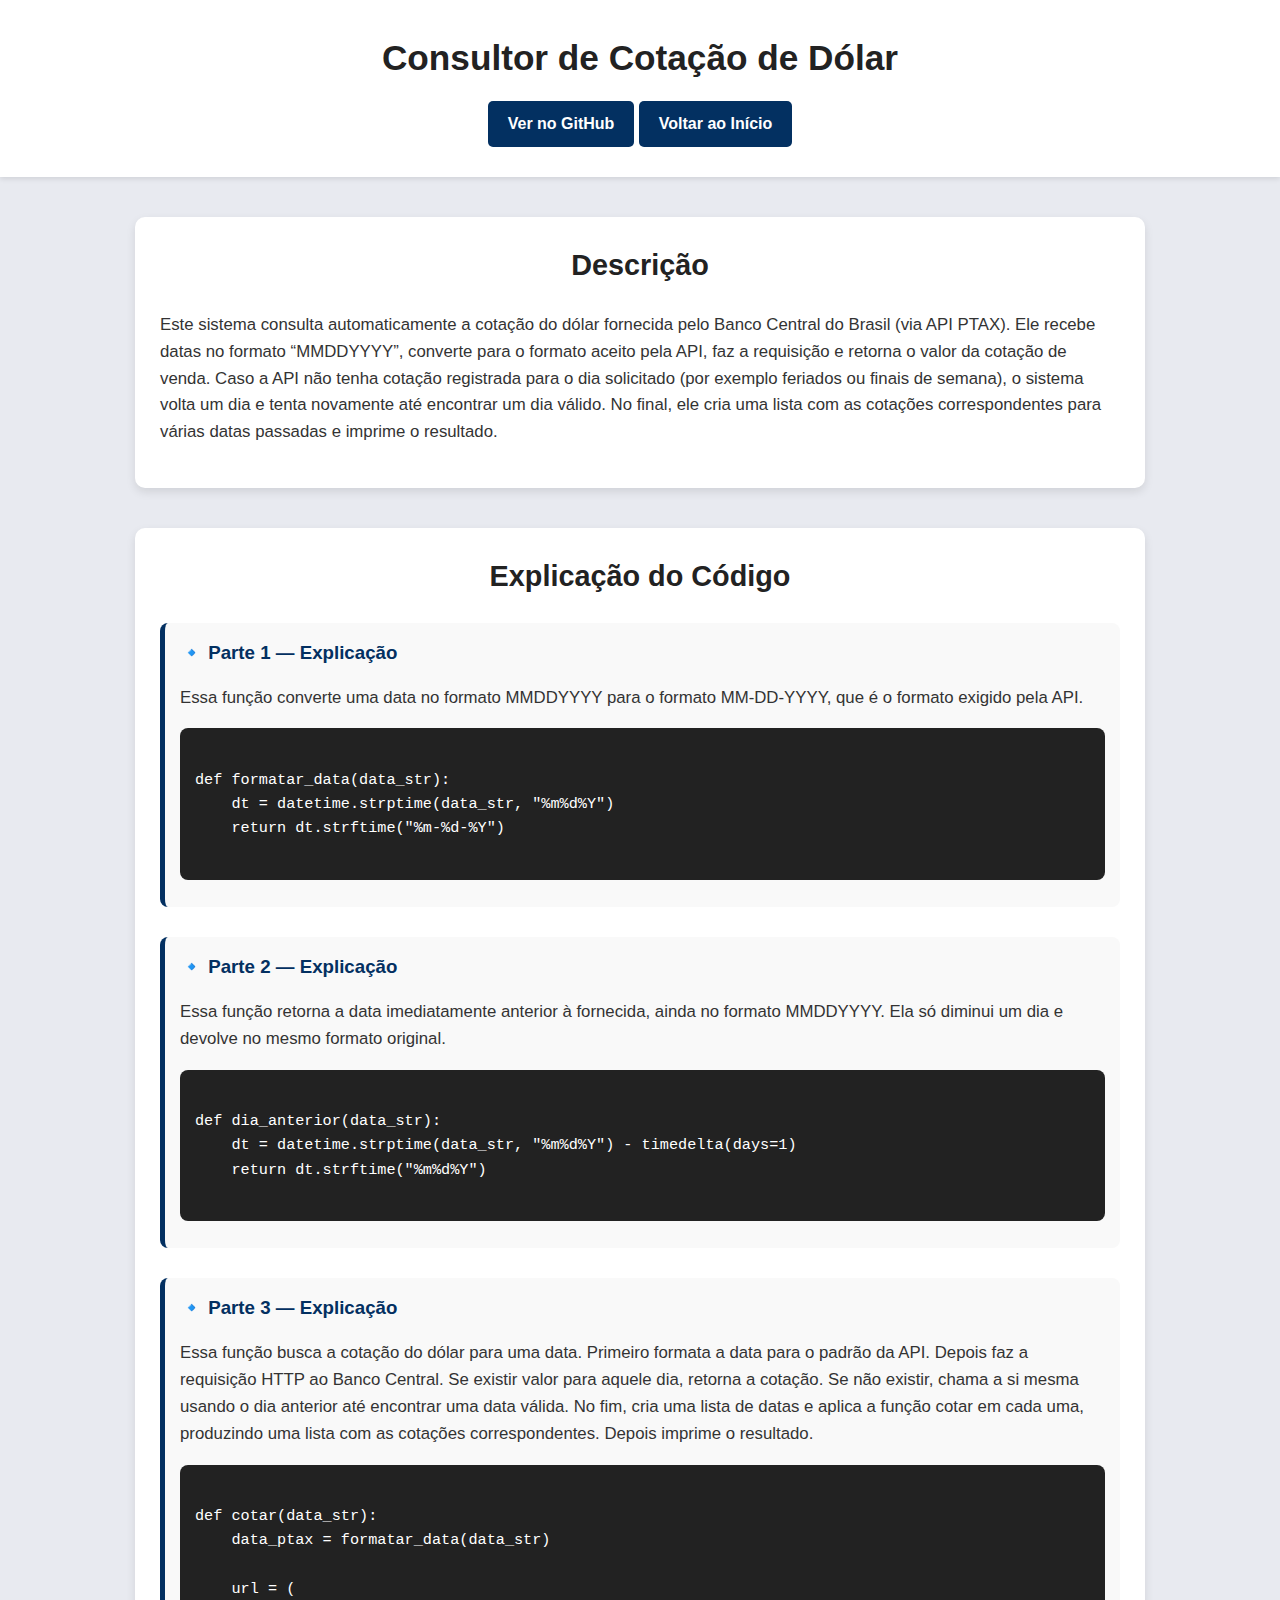
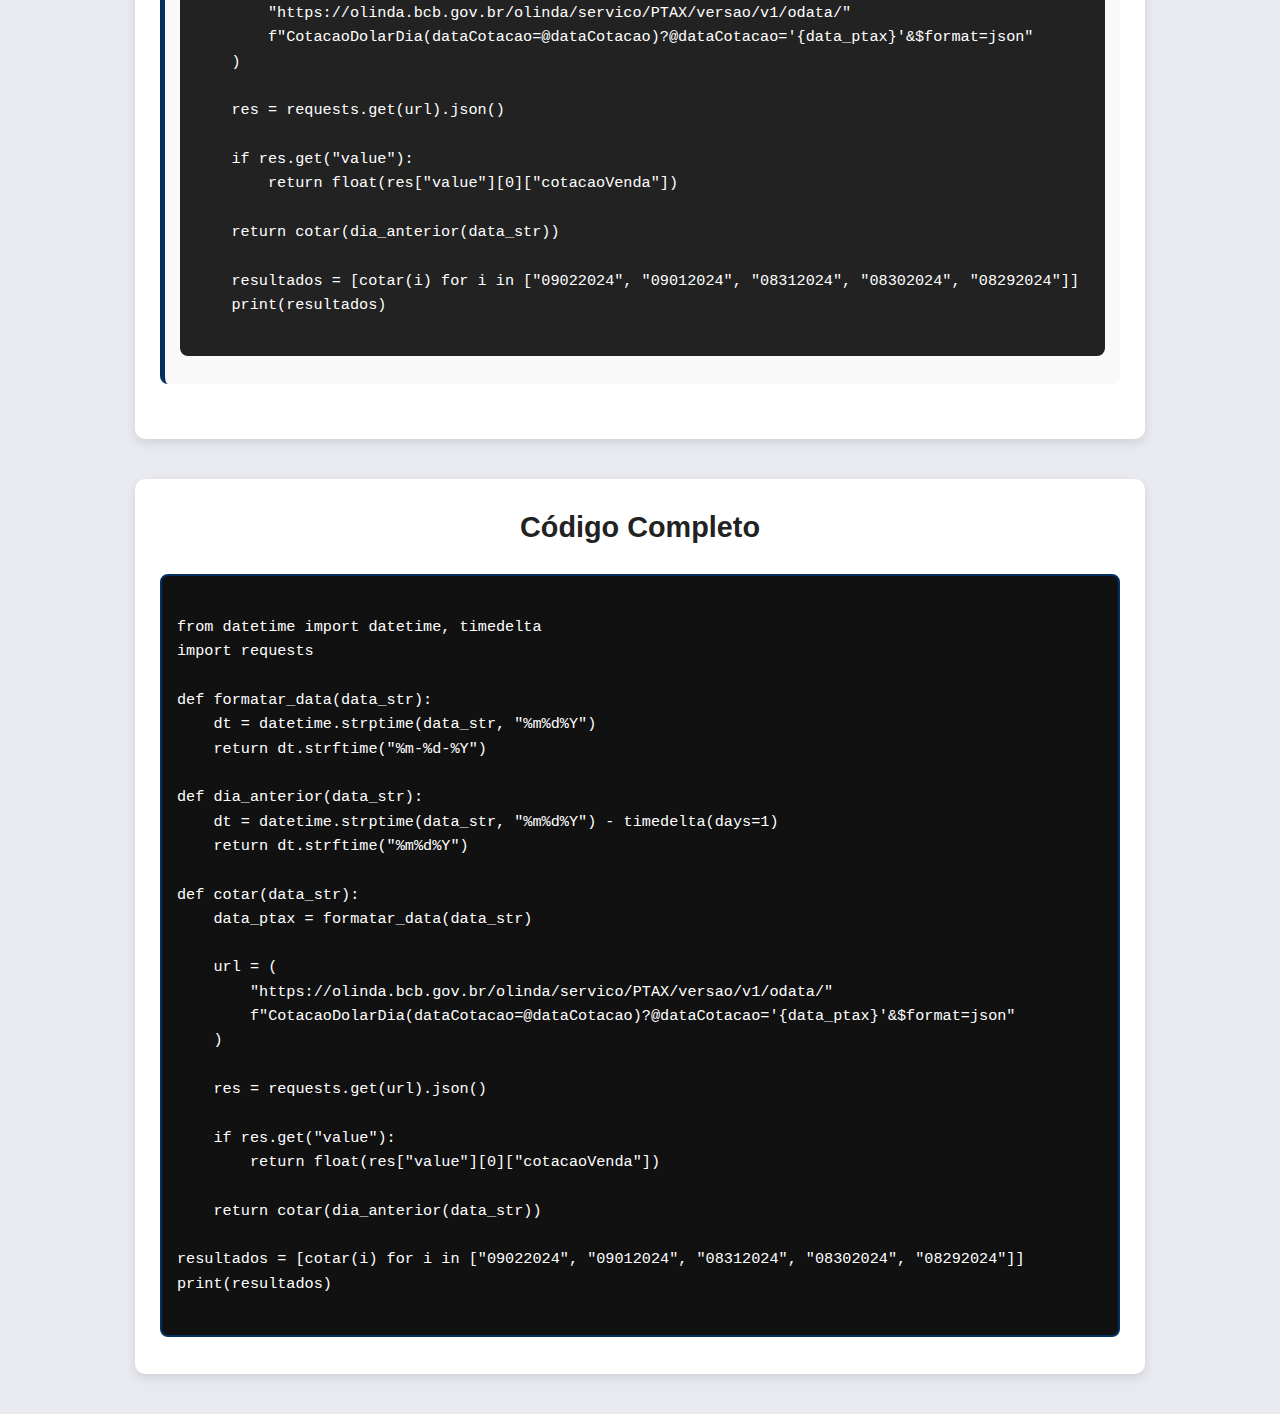
<file: cot_dolar.html>
<!DOCTYPE html>
<html lang="pt-br">
<head>
    <meta charset="UTF-8">
    <meta name="viewport" content="width=device-width, initial-scale=1.0">
    <title>Consultor de Cotação de Dólar</title>
    <link rel="stylesheet" href="base.css">
</head>
<body>
    <header class="header">
        <h1 id="titulo-projeto">Consultor de Cotação de Dólar</h1>
        <a id="btn-github" href="https://github.com/guiirsilva/portfolio-WEB/blob/main/Exercicios_Geral/cotar_dolar.py" target="_blank" class="botao-github">Ver no GitHub</a>
        <a id="btn-voltar" href="index.html" class="botao-github">Voltar ao Início</a>
    </header>

    <section class="descricao">
        <h2>Descrição</h2>
        <p>
            Este sistema consulta automaticamente a cotação do dólar fornecida pelo Banco Central do Brasil (via API PTAX). Ele recebe datas no formato “MMDDYYYY”, converte para o formato aceito pela API, faz a requisição e retorna o valor da cotação de venda.
            Caso a API não tenha cotação registrada para o dia solicitado (por exemplo feriados ou finais de semana), o sistema volta um dia e tenta novamente até encontrar um dia válido.
            No final, ele cria uma lista com as cotações correspondentes para várias datas passadas e imprime o resultado.
        </p>
    </section>

    <section class="explicacao-codigo">
        <h2>Explicação do Código</h2>
        <div class="bloco-explicacao">
            <h3>🔹 Parte 1 — Explicação</h3>
            <p>Essa função converte uma data no formato MMDDYYYY para o formato MM-DD-YYYY, que é o formato exigido pela API.</p>
            <pre><code>
def formatar_data(data_str):
    dt = datetime.strptime(data_str, "%m%d%Y")
    return dt.strftime("%m-%d-%Y")
            </code></pre>
        </div>

        <div class="bloco-explicacao">
            <h3>🔹 Parte 2 — Explicação</h3>
            <p>Essa função retorna a data imediatamente anterior à fornecida, ainda no formato MMDDYYYY. Ela só diminui um dia e devolve no mesmo formato original.</p>
            <pre><code>
def dia_anterior(data_str):
    dt = datetime.strptime(data_str, "%m%d%Y") - timedelta(days=1)
    return dt.strftime("%m%d%Y")
            </code></pre>
        </div>

        <div class="bloco-explicacao">
            <h3>🔹 Parte 3 — Explicação</h3>
            <p>Essa função busca a cotação do dólar para uma data.
                Primeiro formata a data para o padrão da API.
                Depois faz a requisição HTTP ao Banco Central.
                Se existir valor para aquele dia, retorna a cotação.
                Se não existir, chama a si mesma usando o dia anterior até encontrar uma data válida.
                No fim, cria uma lista de datas e aplica a função cotar em cada uma, produzindo uma lista com as cotações correspondentes. Depois imprime o resultado.</p>
            <pre><code>
def cotar(data_str):
    data_ptax = formatar_data(data_str)

    url = (
        "https://olinda.bcb.gov.br/olinda/servico/PTAX/versao/v1/odata/"
        f"CotacaoDolarDia(dataCotacao=@dataCotacao)?@dataCotacao='{data_ptax}'&$format=json"
    )

    res = requests.get(url).json()

    if res.get("value"):
        return float(res["value"][0]["cotacaoVenda"])

    return cotar(dia_anterior(data_str))

    resultados = [cotar(i) for i in ["09022024", "09012024", "08312024", "08302024", "08292024"]]
    print(resultados)
            </code></pre>
        </div>
    </section>

    <section class="codigo-completo">
        <h2>Código Completo</h2>
        <pre><code>
from datetime import datetime, timedelta
import requests

def formatar_data(data_str):
    dt = datetime.strptime(data_str, "%m%d%Y")
    return dt.strftime("%m-%d-%Y")

def dia_anterior(data_str):
    dt = datetime.strptime(data_str, "%m%d%Y") - timedelta(days=1)
    return dt.strftime("%m%d%Y")

def cotar(data_str):
    data_ptax = formatar_data(data_str)

    url = (
        "https://olinda.bcb.gov.br/olinda/servico/PTAX/versao/v1/odata/"
        f"CotacaoDolarDia(dataCotacao=@dataCotacao)?@dataCotacao='{data_ptax}'&$format=json"
    )

    res = requests.get(url).json()

    if res.get("value"):
        return float(res["value"][0]["cotacaoVenda"])

    return cotar(dia_anterior(data_str))

resultados = [cotar(i) for i in ["09022024", "09012024", "08312024", "08302024", "08292024"]]
print(resultados)
        </code></pre>
    </section>
</body>
</html>
</file>
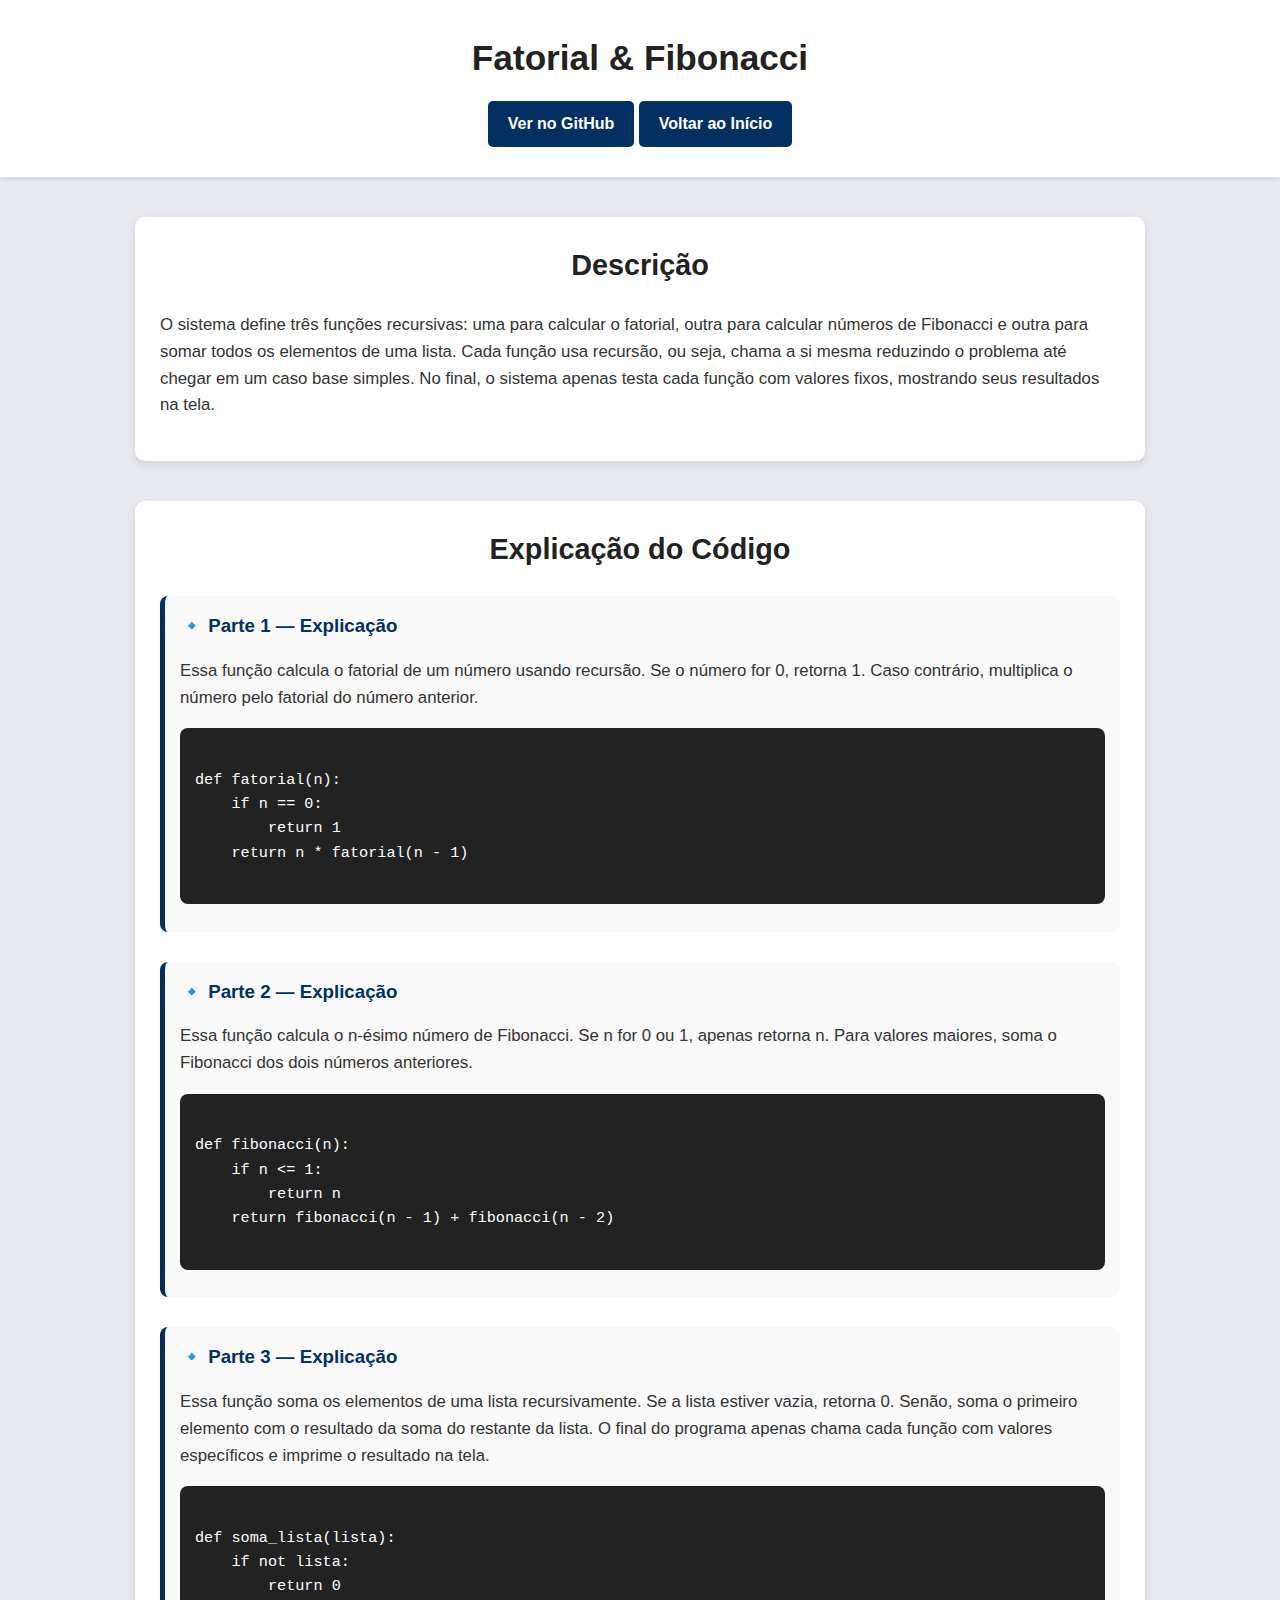
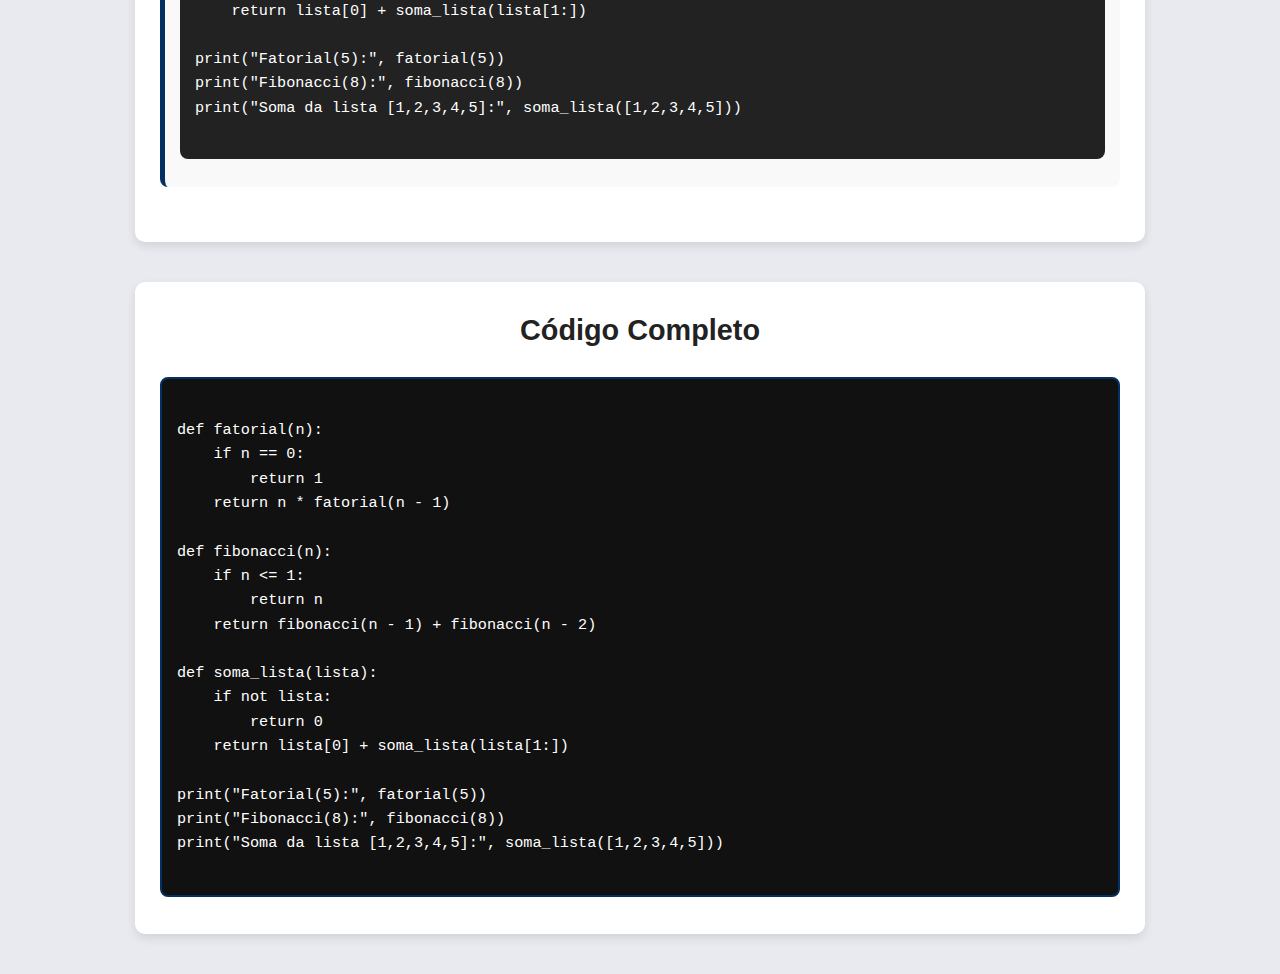
<file: fibonacci.html>
<!DOCTYPE html>
<html lang="pt-br">
<head>
    <meta charset="UTF-8">
    <meta name="viewport" content="width=device-width, initial-scale=1.0">
    <title>Fatorial & Fibonacci</title>
    <link rel="stylesheet" href="base.css">
</head>
<body>
    <header class="header">
        <h1 id="titulo-projeto">Fatorial & Fibonacci</h1>
        <a id="btn-github" href="https://github.com/guiirsilva/portfolio-WEB/blob/main/Exercicios_Geral/fatorial_fibonacci.py" target="_blank" class="botao-github">Ver no GitHub</a>
        <a id="btn-voltar" href="index.html" class="botao-github">Voltar ao Início</a>
    </header>

    <section class="descricao">
        <h2>Descrição</h2>
        <p>
            O sistema define três funções recursivas: uma para calcular o fatorial, outra para calcular números de Fibonacci e outra para somar todos os elementos de uma lista.
            Cada função usa recursão, ou seja, chama a si mesma reduzindo o problema até chegar em um caso base simples.
            No final, o sistema apenas testa cada função com valores fixos, mostrando seus resultados na tela.
        </p>
    </section>

    <section class="explicacao-codigo">
        <h2>Explicação do Código</h2>
        <div class="bloco-explicacao">
            <h3>🔹 Parte 1 — Explicação</h3>
            <p>Essa função calcula o fatorial de um número usando recursão.
                Se o número for 0, retorna 1. Caso contrário, multiplica o número pelo fatorial do número anterior.</p>
            <pre><code>
def fatorial(n):
    if n == 0:
        return 1
    return n * fatorial(n - 1)
            </code></pre>
        </div>

        <div class="bloco-explicacao">
            <h3>🔹 Parte 2 — Explicação</h3>
            <p>Essa função calcula o n-ésimo número de Fibonacci.
                Se n for 0 ou 1, apenas retorna n.
                Para valores maiores, soma o Fibonacci dos dois números anteriores.</p>
            <pre><code>
def fibonacci(n):
    if n <= 1:
        return n
    return fibonacci(n - 1) + fibonacci(n - 2)
            </code></pre>
        </div>

        <div class="bloco-explicacao">
            <h3>🔹 Parte 3 — Explicação</h3>
            <p>Essa função soma os elementos de uma lista recursivamente.
                Se a lista estiver vazia, retorna 0.
                Senão, soma o primeiro elemento com o resultado da soma do restante da lista. O final do programa apenas chama cada função com valores específicos e imprime o resultado na tela.</p>
            <pre><code>
def soma_lista(lista):
    if not lista:
        return 0
    return lista[0] + soma_lista(lista[1:])

print("Fatorial(5):", fatorial(5))
print("Fibonacci(8):", fibonacci(8))
print("Soma da lista [1,2,3,4,5]:", soma_lista([1,2,3,4,5]))
            </code></pre>
        </div>
    </section>

    <section class="codigo-completo">
        <h2>Código Completo</h2>
        <pre><code>
def fatorial(n):
    if n == 0:
        return 1
    return n * fatorial(n - 1)

def fibonacci(n):
    if n <= 1:
        return n
    return fibonacci(n - 1) + fibonacci(n - 2)

def soma_lista(lista):
    if not lista:
        return 0
    return lista[0] + soma_lista(lista[1:])

print("Fatorial(5):", fatorial(5))
print("Fibonacci(8):", fibonacci(8))
print("Soma da lista [1,2,3,4,5]:", soma_lista([1,2,3,4,5]))
        </code></pre>
    </section>
</body>
</html>
</file>
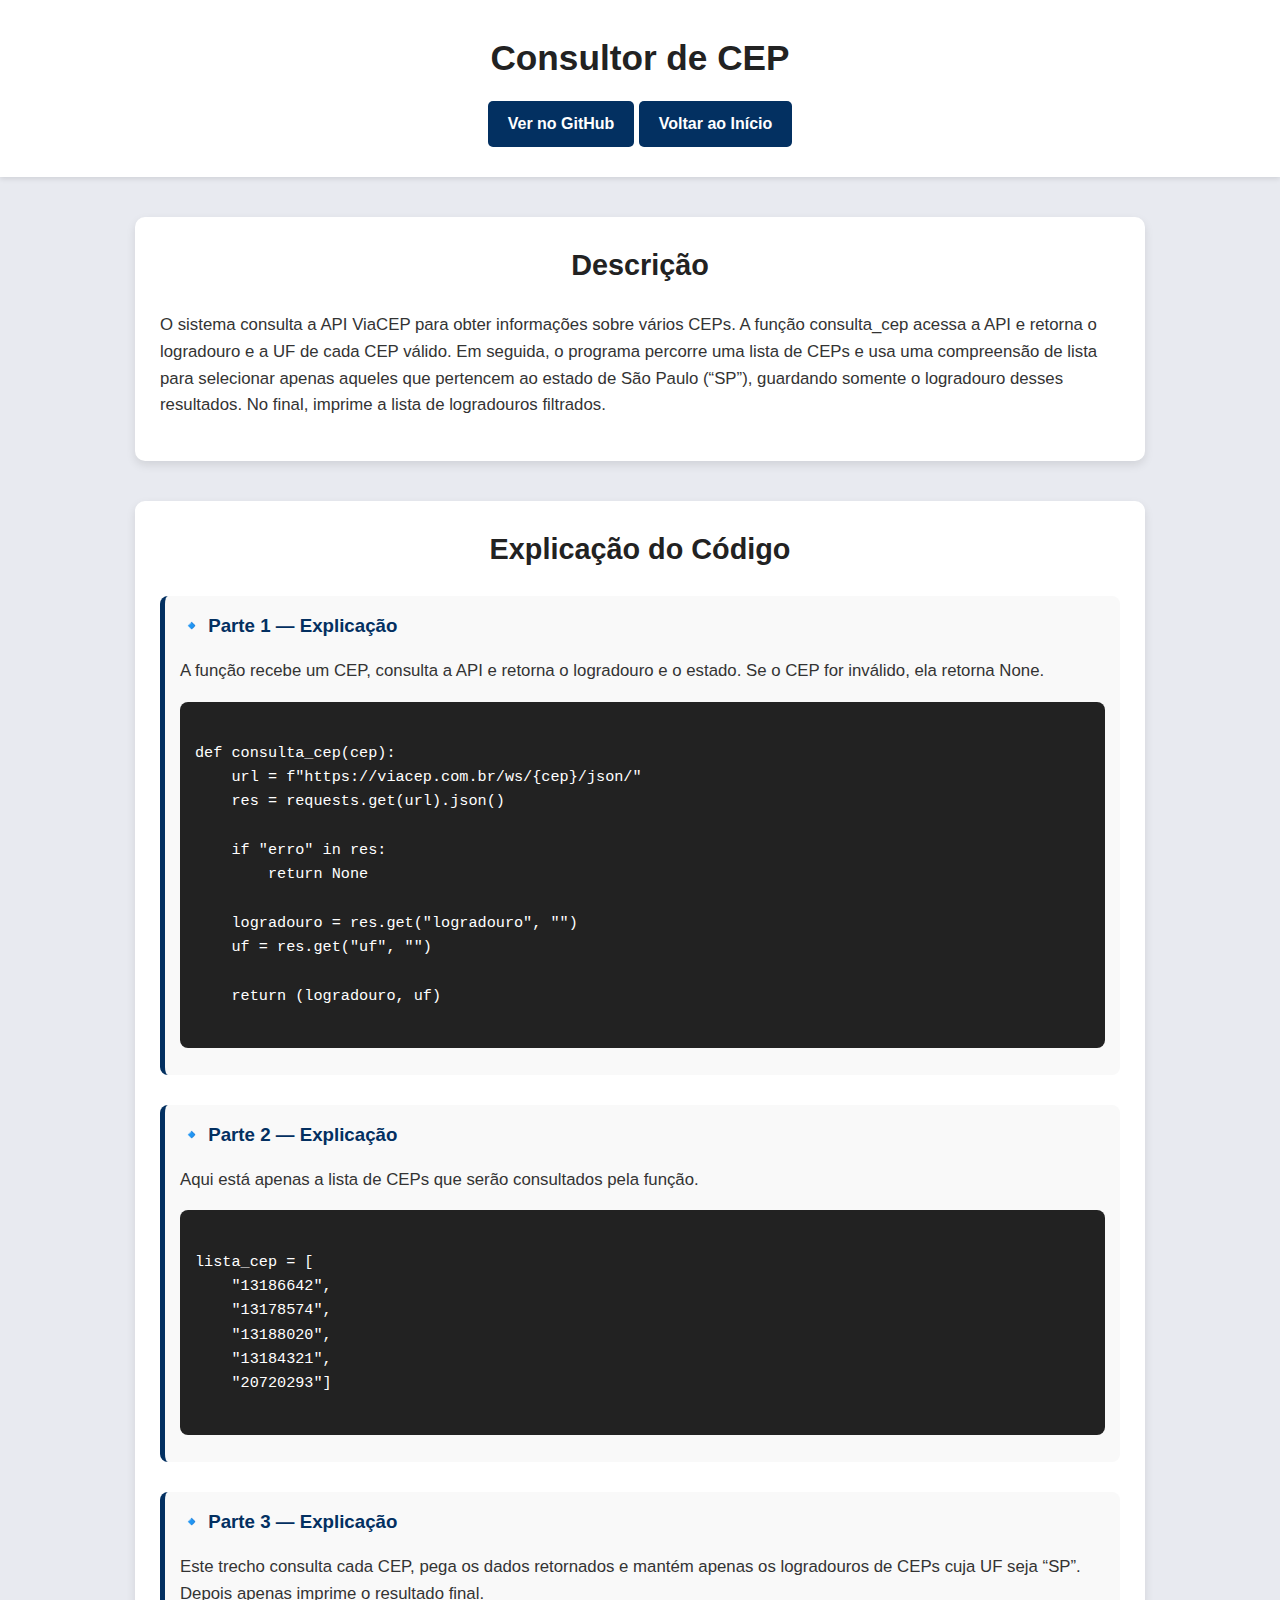
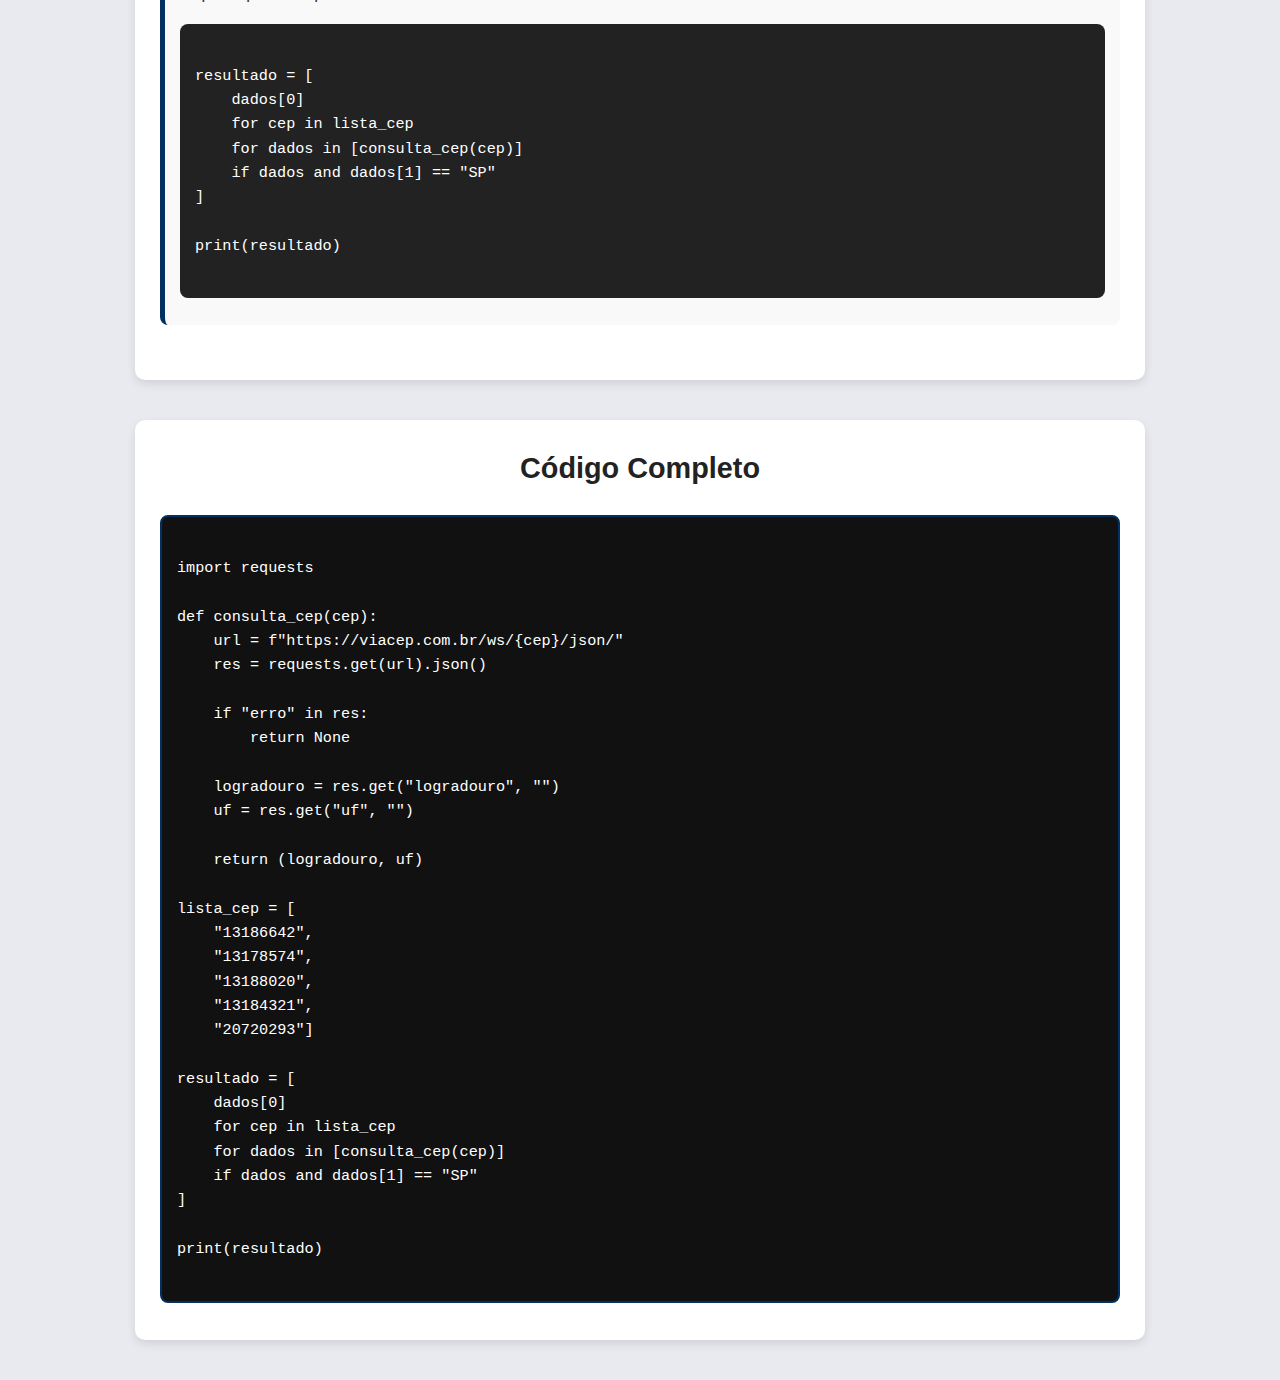
<file: lista_CEP.html>
<!DOCTYPE html>
<html lang="pt-br">
<head>
    <meta charset="UTF-8">
    <meta name="viewport" content="width=device-width, initial-scale=1.0">
    <title>Consultor de CEP</title>
    <link rel="stylesheet" href="base.css">
</head>
<body>
    <header class="header">
        <h1 id="titulo-projeto">Consultor de CEP</h1>
        <a id="btn-github" href="https://github.com/guiirsilva/portfolio-WEB/blob/main/Exercicios_Geral/lista_CEP.py" target="_blank" class="botao-github">Ver no GitHub</a>
        <a id="btn-voltar" href="index.html" class="botao-github">Voltar ao Início</a>
    </header>

    <section class="descricao">
        <h2>Descrição</h2>
        <p>
            O sistema consulta a API ViaCEP para obter informações sobre vários CEPs. A função consulta_cep acessa a API e retorna o logradouro e a UF de cada CEP válido. Em seguida, 
            o programa percorre uma lista de CEPs e usa uma compreensão de lista para selecionar apenas aqueles que pertencem ao estado de São Paulo (“SP”), guardando somente o 
            logradouro desses resultados. No final, imprime a lista de logradouros filtrados.
        </p>
    </section>

    <section class="explicacao-codigo">
        <h2>Explicação do Código</h2>
        <div class="bloco-explicacao">
            <h3>🔹 Parte 1 — Explicação</h3>
            <p>A função recebe um CEP, consulta a API e retorna o logradouro e o estado. Se o CEP for inválido, ela retorna None.</p>
            <pre><code>
def consulta_cep(cep):
    url = f"https://viacep.com.br/ws/{cep}/json/"
    res = requests.get(url).json()

    if "erro" in res:
        return None

    logradouro = res.get("logradouro", "")
    uf = res.get("uf", "")

    return (logradouro, uf)
            </code></pre>
        </div>

        <div class="bloco-explicacao">
            <h3>🔹 Parte 2 — Explicação</h3>
            <p>Aqui está apenas a lista de CEPs que serão consultados pela função.</p>
            <pre><code>
lista_cep = [
    "13186642",
    "13178574",
    "13188020",
    "13184321",
    "20720293"]
            </code></pre>
        </div>

        <div class="bloco-explicacao">
            <h3>🔹 Parte 3 — Explicação</h3>
            <p>Este trecho consulta cada CEP, pega os dados retornados e mantém apenas os logradouros de CEPs cuja UF seja “SP”. Depois apenas imprime o resultado final.</p>
            <pre><code>
resultado = [
    dados[0]              
    for cep in lista_cep
    for dados in [consulta_cep(cep)]
    if dados and dados[1] == "SP"
]

print(resultado)
            </code></pre>
        </div>
    </section>

    <section class="codigo-completo">
        <h2>Código Completo</h2>
        <pre><code>
import requests

def consulta_cep(cep):
    url = f"https://viacep.com.br/ws/{cep}/json/"
    res = requests.get(url).json()

    if "erro" in res:
        return None

    logradouro = res.get("logradouro", "")
    uf = res.get("uf", "")

    return (logradouro, uf)

lista_cep = [
    "13186642",
    "13178574",
    "13188020",
    "13184321",
    "20720293"]

resultado = [
    dados[0]              
    for cep in lista_cep
    for dados in [consulta_cep(cep)]
    if dados and dados[1] == "SP"
]

print(resultado)
        </code></pre>
    </section>
</body>
</html>
</file>
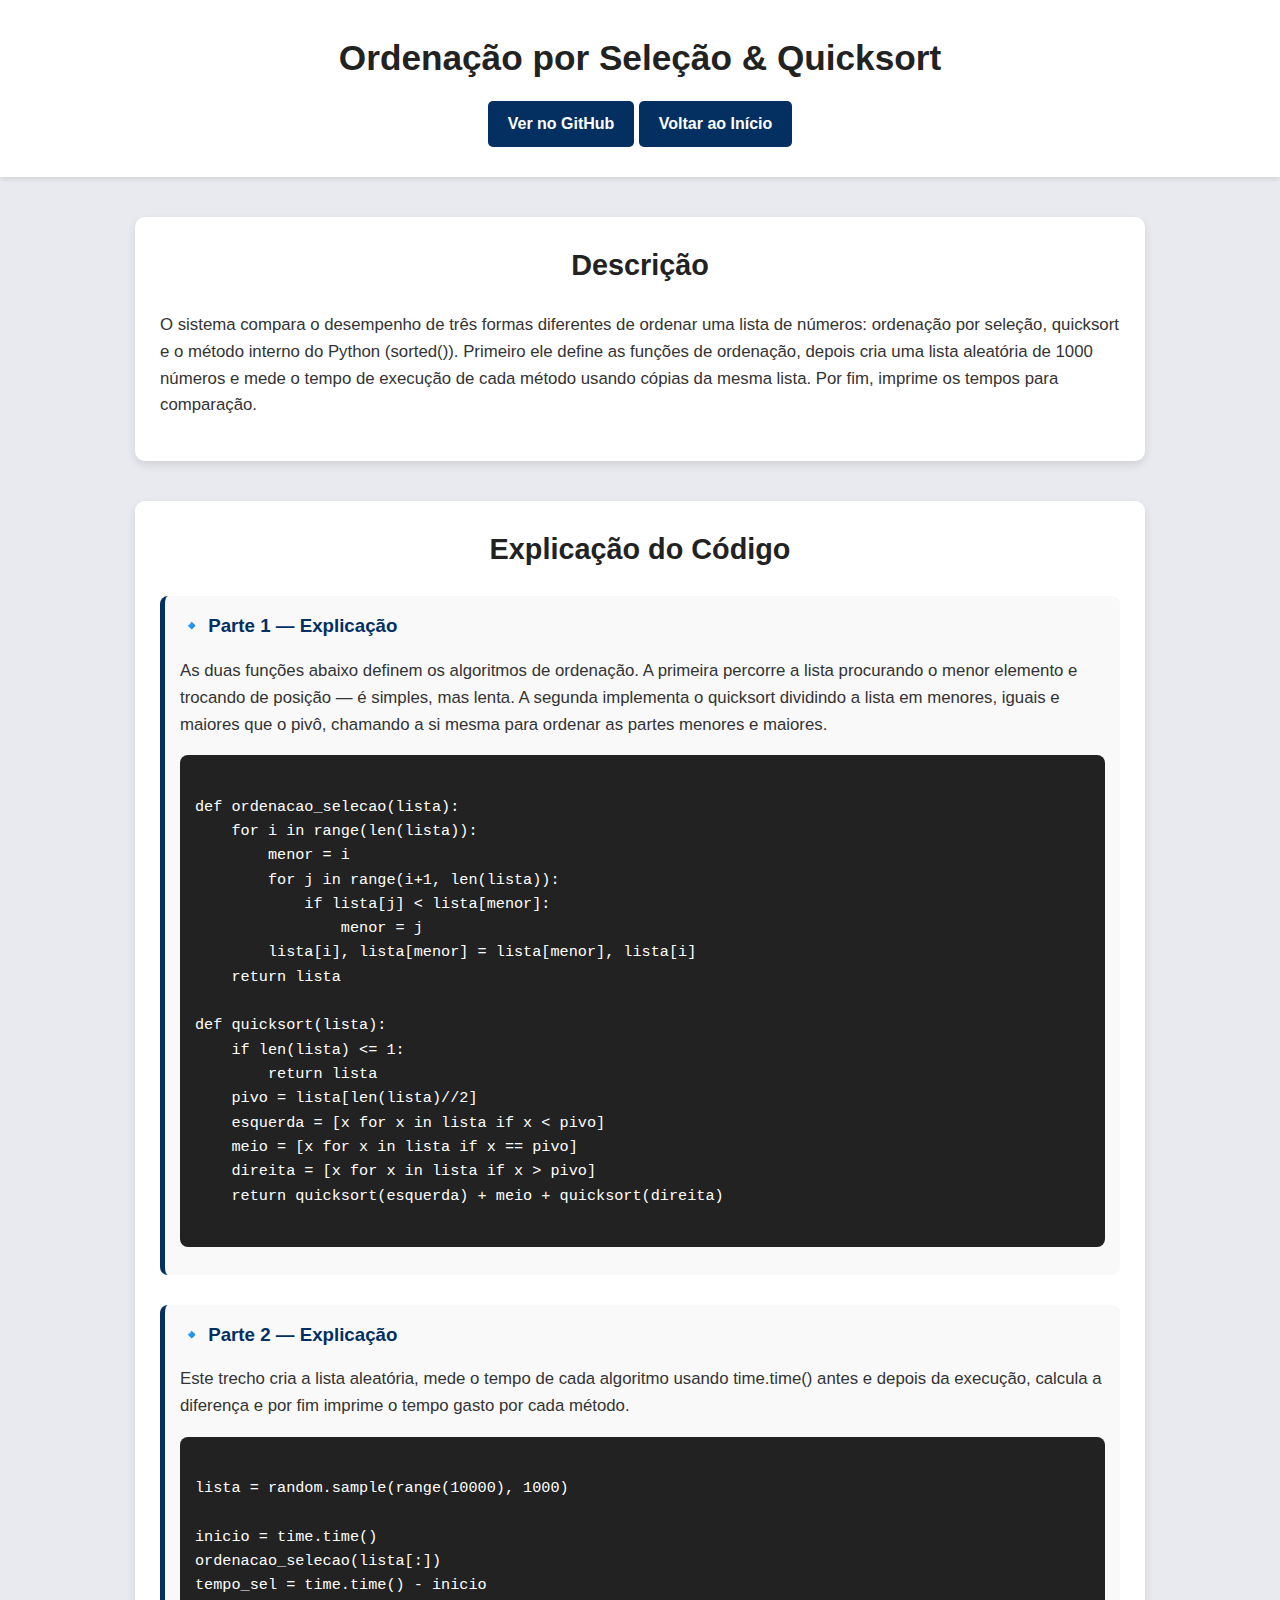
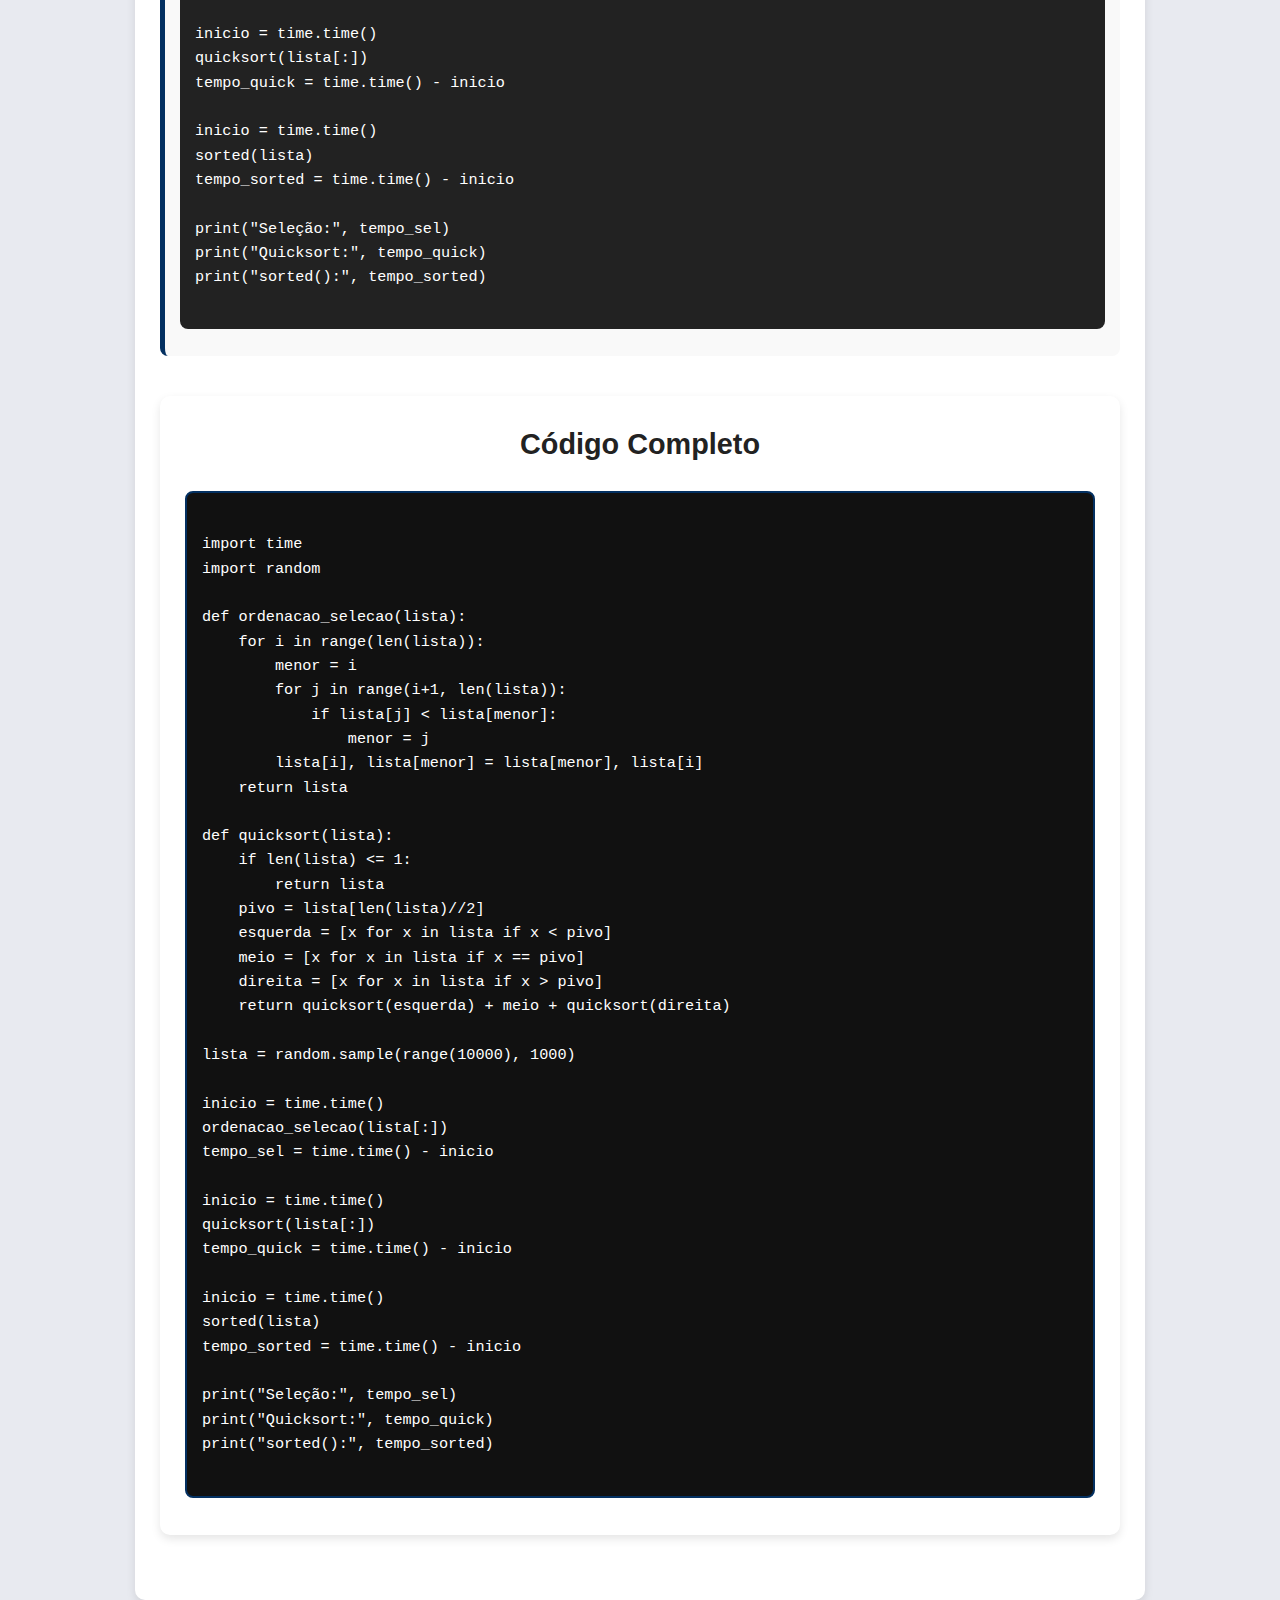
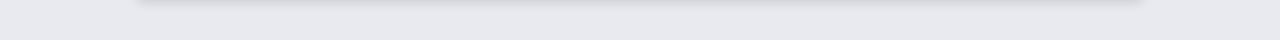
<file: quicksort.html>
<!DOCTYPE html>
<html lang="pt-br">
<head>
    <meta charset="UTF-8">
    <meta name="viewport" content="width=device-width, initial-scale=1.0">
    <title>Ordenação por Seleção & Quicksort</title>
    <link rel="stylesheet" href="base.css">
</head>
<body>
    <header class="header">
        <h1 id="titulo-projeto">Ordenação por Seleção & Quicksort</h1>
        <a id="btn-github" href="https://github.com/guiirsilva/portfolio-WEB/blob/main/Exercicios_Geral/ordenacao_quicksort.py" target="_blank" class="botao-github">Ver no GitHub</a>
        <a id="btn-voltar" href="index.html" class="botao-github">Voltar ao Início</a>
    </header>

    <section class="descricao">
        <h2>Descrição</h2>
        <p>
            O sistema compara o desempenho de três formas diferentes de ordenar uma lista de números: ordenação por seleção, quicksort e o método interno do Python (sorted()). 
            Primeiro ele define as funções de ordenação, depois cria uma lista aleatória de 1000 números e mede o tempo de execução de cada método usando cópias da mesma lista. 
            Por fim, imprime os tempos para comparação.
        </p>
    </section>

    <section class="explicacao-codigo">
        <h2>Explicação do Código</h2>
        <div class="bloco-explicacao">
            <h3>🔹 Parte 1 — Explicação</h3>
            <p>As duas funções abaixo definem os algoritmos de ordenação.
A primeira percorre a lista procurando o menor elemento e trocando de posição — é simples, mas lenta.
A segunda implementa o quicksort dividindo a lista em menores, iguais e maiores que o pivô, chamando a si mesma para ordenar as partes menores e maiores.</p>
            <pre><code>
def ordenacao_selecao(lista):
    for i in range(len(lista)):
        menor = i
        for j in range(i+1, len(lista)):
            if lista[j] < lista[menor]:
                menor = j
        lista[i], lista[menor] = lista[menor], lista[i]
    return lista

def quicksort(lista):
    if len(lista) <= 1:
        return lista
    pivo = lista[len(lista)//2]
    esquerda = [x for x in lista if x < pivo]
    meio = [x for x in lista if x == pivo]
    direita = [x for x in lista if x > pivo]
    return quicksort(esquerda) + meio + quicksort(direita)
            </code></pre>
        </div>

        <div class="bloco-explicacao">
            <h3>🔹 Parte 2 — Explicação</h3>
            <p>Este trecho cria a lista aleatória, mede o tempo de cada algoritmo usando time.time() antes e depois da execução, calcula a diferença e por fim imprime o tempo gasto 
                por cada método.</p>
            <pre><code>
lista = random.sample(range(10000), 1000)

inicio = time.time()
ordenacao_selecao(lista[:])
tempo_sel = time.time() - inicio

inicio = time.time()
quicksort(lista[:])
tempo_quick = time.time() - inicio

inicio = time.time()
sorted(lista)
tempo_sorted = time.time() - inicio

print("Seleção:", tempo_sel)
print("Quicksort:", tempo_quick)
print("sorted():", tempo_sorted)
            </code></pre>
        </div>

    <section class="codigo-completo">
        <h2>Código Completo</h2>
        <pre><code>
import time
import random

def ordenacao_selecao(lista):
    for i in range(len(lista)):
        menor = i
        for j in range(i+1, len(lista)):
            if lista[j] < lista[menor]:
                menor = j
        lista[i], lista[menor] = lista[menor], lista[i]
    return lista

def quicksort(lista):
    if len(lista) <= 1:
        return lista
    pivo = lista[len(lista)//2]
    esquerda = [x for x in lista if x < pivo]
    meio = [x for x in lista if x == pivo]
    direita = [x for x in lista if x > pivo]
    return quicksort(esquerda) + meio + quicksort(direita)

lista = random.sample(range(10000), 1000)

inicio = time.time()
ordenacao_selecao(lista[:])
tempo_sel = time.time() - inicio

inicio = time.time()
quicksort(lista[:])
tempo_quick = time.time() - inicio

inicio = time.time()
sorted(lista)
tempo_sorted = time.time() - inicio

print("Seleção:", tempo_sel)
print("Quicksort:", tempo_quick)
print("sorted():", tempo_sorted)
        </code></pre>
    </section>
</body>
</html>
</file>
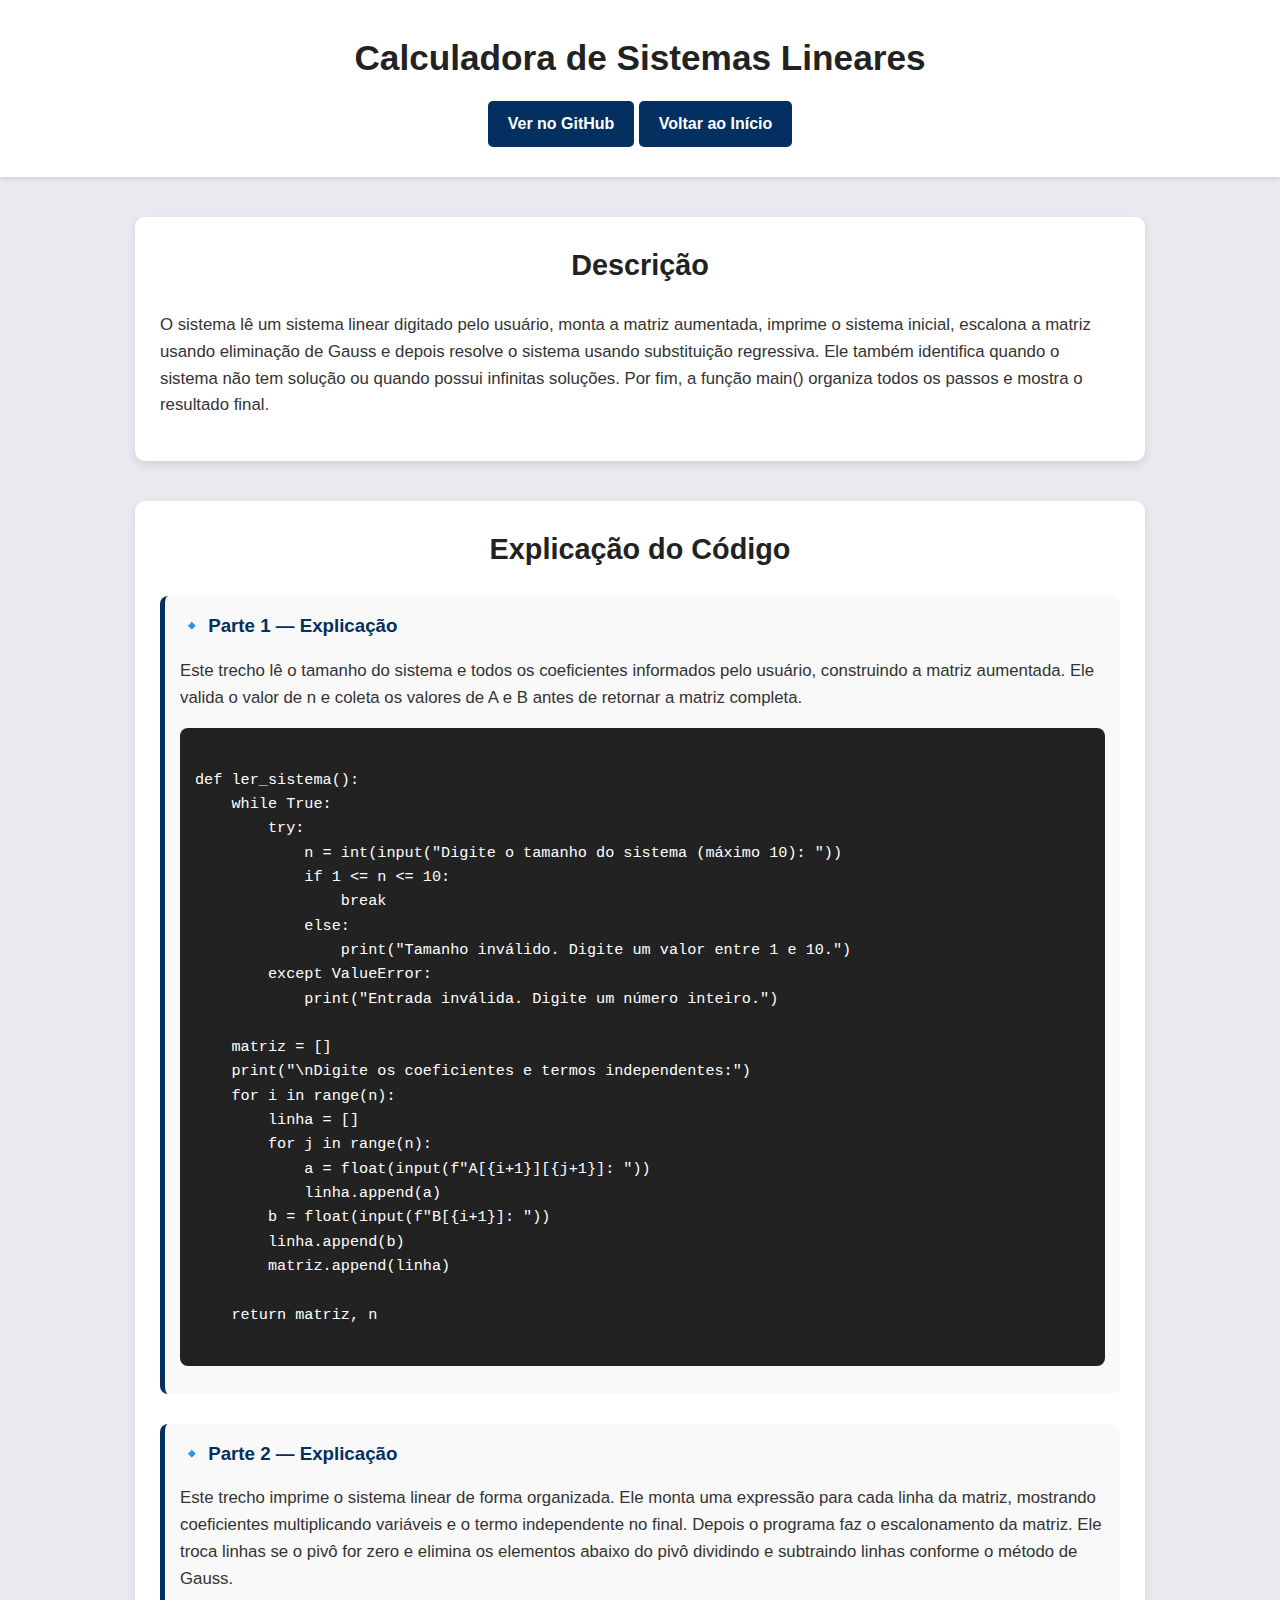
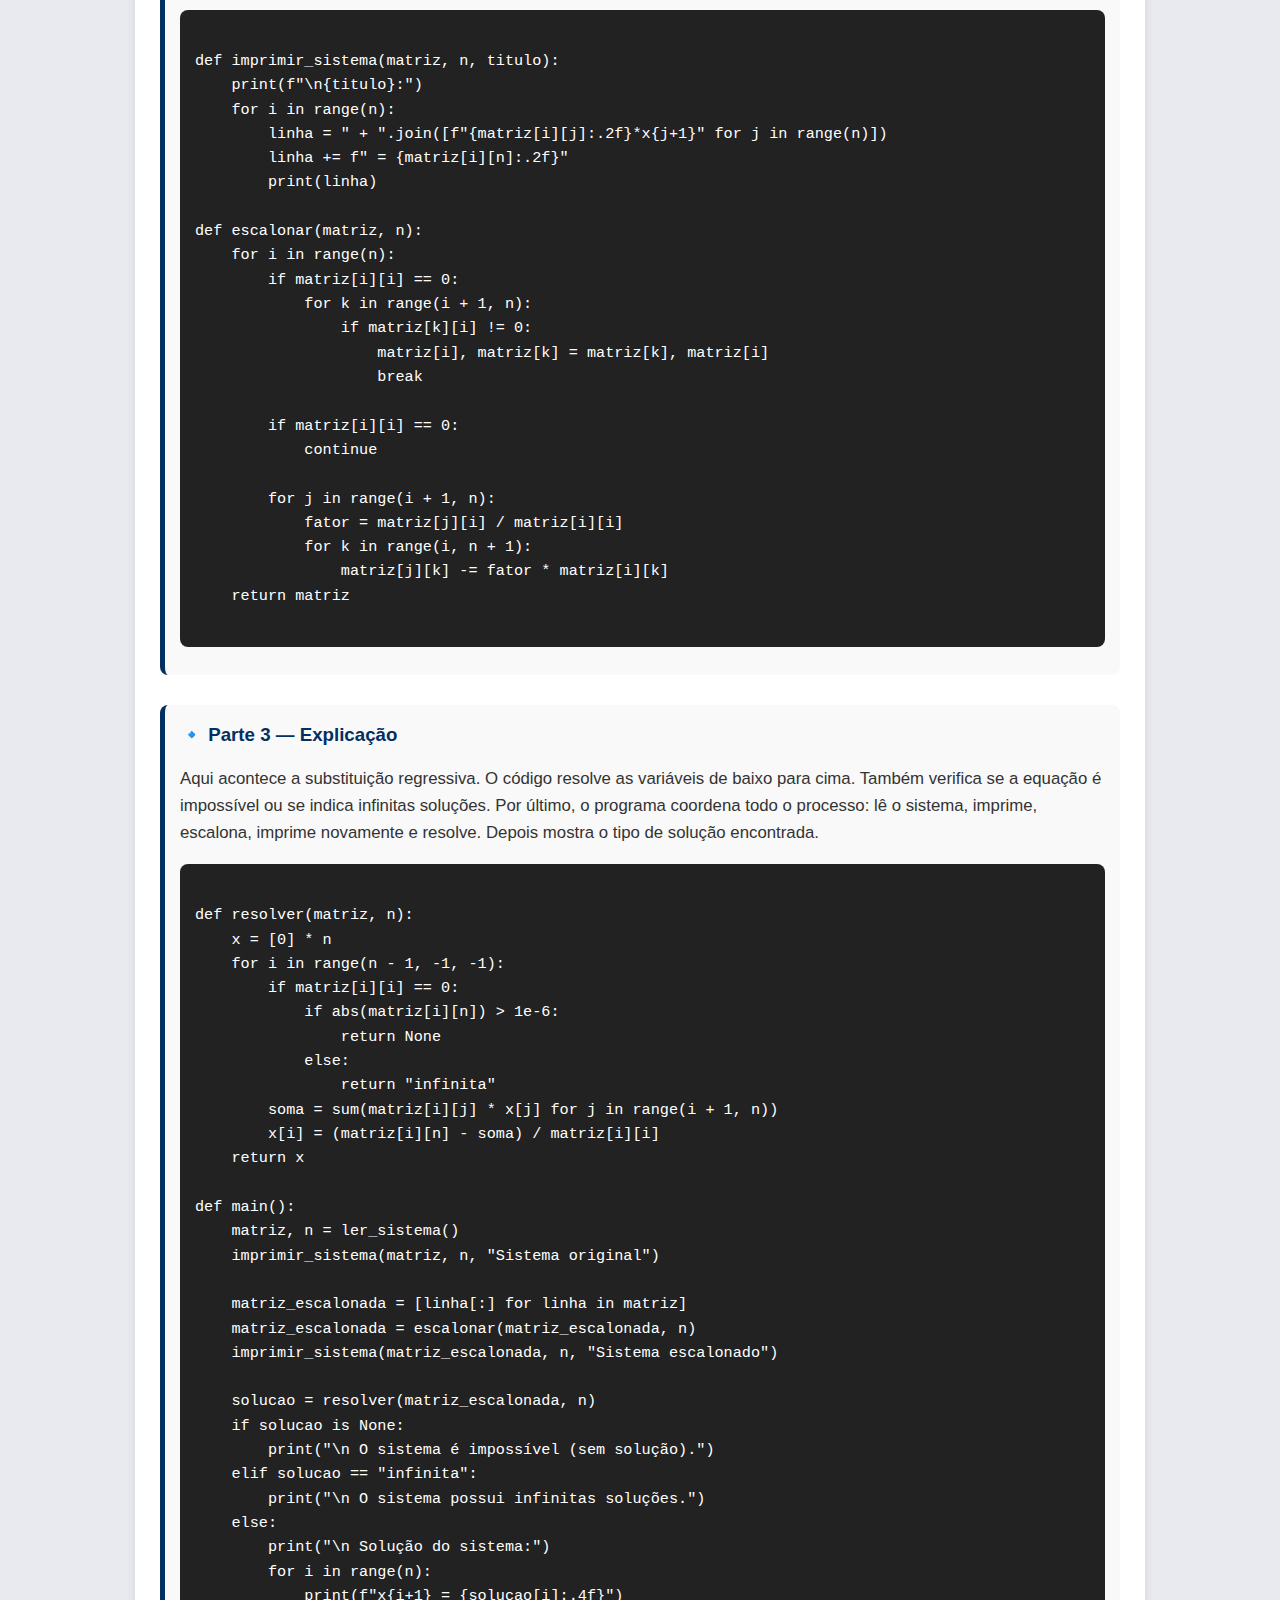
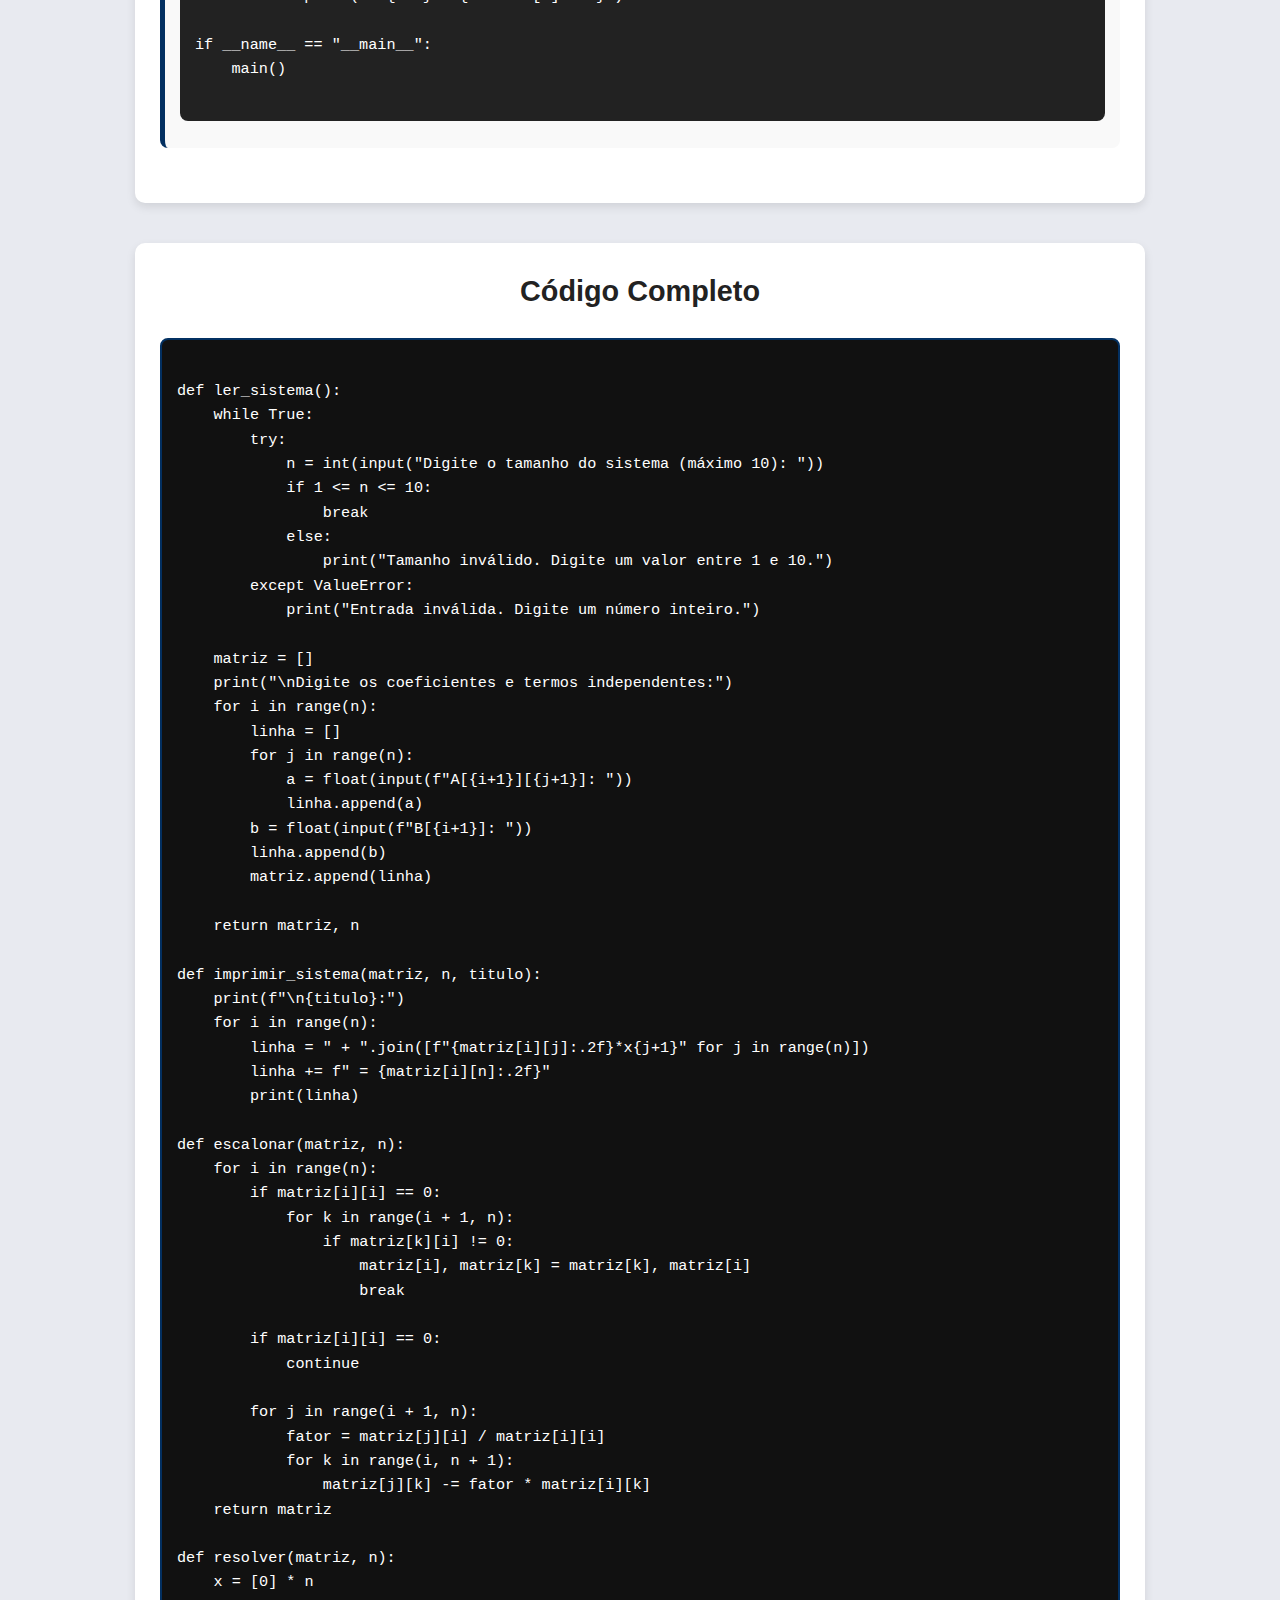
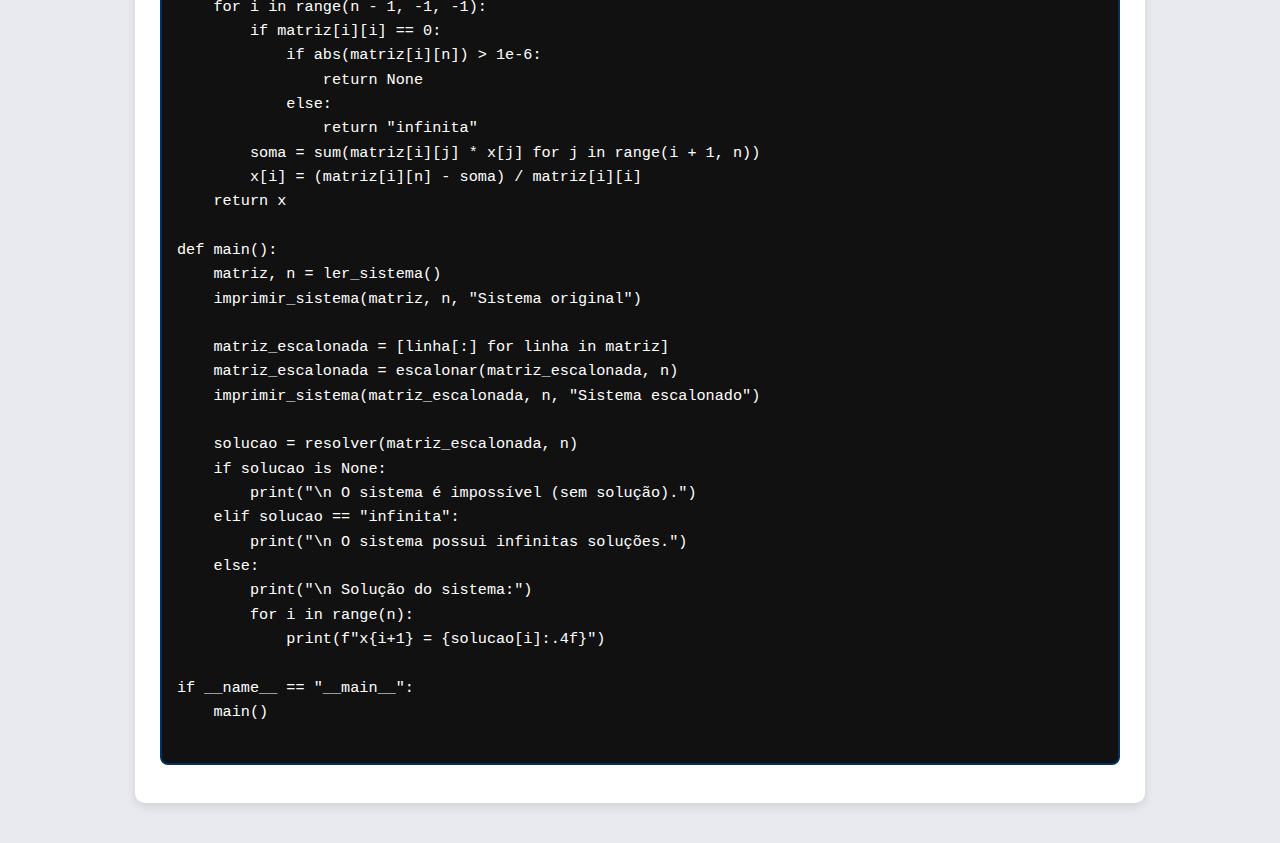
<file: sistema_linear.html>
<!DOCTYPE html>
<html lang="pt-br">
<head>
    <meta charset="UTF-8">
    <meta name="viewport" content="width=device-width, initial-scale=1.0">
    <title>Calculadora de Sistemas Lineares</title>
    <link rel="stylesheet" href="base.css">
</head>
<body>
    <header class="header">
        <h1 id="titulo-projeto">Calculadora de Sistemas Lineares</h1>
        <a id="btn-github" href="https://github.com/guiirsilva/portfolio-WEB/blob/main/Calculadora_SistemasLineares/sistemas_lineares.py" target="_blank" class="botao-github">Ver no GitHub</a>
        <a id="btn-voltar" href="index.html" class="botao-github">Voltar ao Início</a>
    </header>

    <section class="descricao">
        <h2>Descrição</h2>
        <p>
            O sistema lê um sistema linear digitado pelo usuário, monta a matriz aumentada, imprime o sistema inicial, escalona a matriz 
            usando eliminação de Gauss e depois resolve o sistema usando substituição regressiva. Ele também identifica quando o sistema 
            não tem solução ou quando possui infinitas soluções. Por fim, a função main() organiza todos os passos e mostra o resultado final.
        </p>
    </section>

    <section class="explicacao-codigo">
        <h2>Explicação do Código</h2>
        <div class="bloco-explicacao">
            <h3>🔹 Parte 1 — Explicação</h3>
            <p>Este trecho lê o tamanho do sistema e todos os coeficientes informados pelo usuário, 
               construindo a matriz aumentada. Ele valida o valor de n e coleta os valores de A e B antes de retornar a matriz completa.</p>
            <pre><code>
def ler_sistema():
    while True:
        try:
            n = int(input("Digite o tamanho do sistema (máximo 10): "))
            if 1 <= n <= 10:
                break
            else:
                print("Tamanho inválido. Digite um valor entre 1 e 10.")
        except ValueError:
            print("Entrada inválida. Digite um número inteiro.")

    matriz = []
    print("\nDigite os coeficientes e termos independentes:")
    for i in range(n):
        linha = []
        for j in range(n):
            a = float(input(f"A[{i+1}][{j+1}]: "))
            linha.append(a)
        b = float(input(f"B[{i+1}]: "))
        linha.append(b)
        matriz.append(linha)

    return matriz, n 
            </code></pre>
        </div>

        <div class="bloco-explicacao">
            <h3>🔹 Parte 2 — Explicação</h3>
            <p>Este trecho imprime o sistema linear de forma organizada. Ele monta uma 
               expressão para cada linha da matriz, mostrando coeficientes multiplicando 
               variáveis e o termo independente no final. Depois o programa faz o escalonamento da matriz. Ele troca linhas se o pivô for zero e elimina 
               os elementos abaixo do pivô dividindo e subtraindo linhas conforme o método de Gauss.</p>
            <pre><code>
def imprimir_sistema(matriz, n, titulo):
    print(f"\n{titulo}:")
    for i in range(n):
        linha = " + ".join([f"{matriz[i][j]:.2f}*x{j+1}" for j in range(n)])
        linha += f" = {matriz[i][n]:.2f}" 
        print(linha)

def escalonar(matriz, n):
    for i in range(n):
        if matriz[i][i] == 0:
            for k in range(i + 1, n):
                if matriz[k][i] != 0:
                    matriz[i], matriz[k] = matriz[k], matriz[i]
                    break

        if matriz[i][i] == 0:
            continue

        for j in range(i + 1, n):
            fator = matriz[j][i] / matriz[i][i]
            for k in range(i, n + 1):
                matriz[j][k] -= fator * matriz[i][k]
    return matriz
            </code></pre>
        </div>

        <div class="bloco-explicacao">
            <h3>🔹 Parte 3 — Explicação</h3>
            <p>Aqui acontece a substituição regressiva. O código resolve as variáveis de baixo para cima. Também 
               verifica se a equação é impossível ou se indica infinitas soluções. Por último, o programa coordena todo o processo: lê o sistema, imprime, escalona, imprime novamente e resolve. Depois mostra o tipo de solução encontrada.</p>
            <pre><code>
def resolver(matriz, n):
    x = [0] * n  
    for i in range(n - 1, -1, -1):
        if matriz[i][i] == 0:
            if abs(matriz[i][n]) > 1e-6:
                return None
            else:
                return "infinita"
        soma = sum(matriz[i][j] * x[j] for j in range(i + 1, n))
        x[i] = (matriz[i][n] - soma) / matriz[i][i] 
    return x 

def main():
    matriz, n = ler_sistema() 
    imprimir_sistema(matriz, n, "Sistema original") 

    matriz_escalonada = [linha[:] for linha in matriz]
    matriz_escalonada = escalonar(matriz_escalonada, n)
    imprimir_sistema(matriz_escalonada, n, "Sistema escalonado")

    solucao = resolver(matriz_escalonada, n)
    if solucao is None:
        print("\n O sistema é impossível (sem solução).")
    elif solucao == "infinita":
        print("\n O sistema possui infinitas soluções.")
    else:
        print("\n Solução do sistema:")
        for i in range(n):
            print(f"x{i+1} = {solucao[i]:.4f}")

if __name__ == "__main__":
    main()
            </code></pre>
        </div>
    </section>

    <section class="codigo-completo">
        <h2>Código Completo</h2>
        <pre><code>
def ler_sistema():
    while True:
        try:
            n = int(input("Digite o tamanho do sistema (máximo 10): "))
            if 1 <= n <= 10:
                break
            else:
                print("Tamanho inválido. Digite um valor entre 1 e 10.")
        except ValueError:
            print("Entrada inválida. Digite um número inteiro.")

    matriz = []
    print("\nDigite os coeficientes e termos independentes:")
    for i in range(n):
        linha = []
        for j in range(n):
            a = float(input(f"A[{i+1}][{j+1}]: "))
            linha.append(a)
        b = float(input(f"B[{i+1}]: "))
        linha.append(b)
        matriz.append(linha)

    return matriz, n 

def imprimir_sistema(matriz, n, titulo):
    print(f"\n{titulo}:")
    for i in range(n):
        linha = " + ".join([f"{matriz[i][j]:.2f}*x{j+1}" for j in range(n)])
        linha += f" = {matriz[i][n]:.2f}" 
        print(linha)

def escalonar(matriz, n):
    for i in range(n):
        if matriz[i][i] == 0:
            for k in range(i + 1, n):
                if matriz[k][i] != 0:
                    matriz[i], matriz[k] = matriz[k], matriz[i]
                    break

        if matriz[i][i] == 0:
            continue

        for j in range(i + 1, n):
            fator = matriz[j][i] / matriz[i][i]
            for k in range(i, n + 1):
                matriz[j][k] -= fator * matriz[i][k]
    return matriz 

def resolver(matriz, n):
    x = [0] * n  
    for i in range(n - 1, -1, -1):
        if matriz[i][i] == 0:
            if abs(matriz[i][n]) > 1e-6:
                return None
            else:
                return "infinita"
        soma = sum(matriz[i][j] * x[j] for j in range(i + 1, n))
        x[i] = (matriz[i][n] - soma) / matriz[i][i] 
    return x 

def main():
    matriz, n = ler_sistema() 
    imprimir_sistema(matriz, n, "Sistema original") 

    matriz_escalonada = [linha[:] for linha in matriz]
    matriz_escalonada = escalonar(matriz_escalonada, n)
    imprimir_sistema(matriz_escalonada, n, "Sistema escalonado")

    solucao = resolver(matriz_escalonada, n)
    if solucao is None:
        print("\n O sistema é impossível (sem solução).")
    elif solucao == "infinita":
        print("\n O sistema possui infinitas soluções.")
    else:
        print("\n Solução do sistema:")
        for i in range(n):
            print(f"x{i+1} = {solucao[i]:.4f}")

if __name__ == "__main__":
    main()
        </code></pre>
    </section>
</body>
</html>
</file>
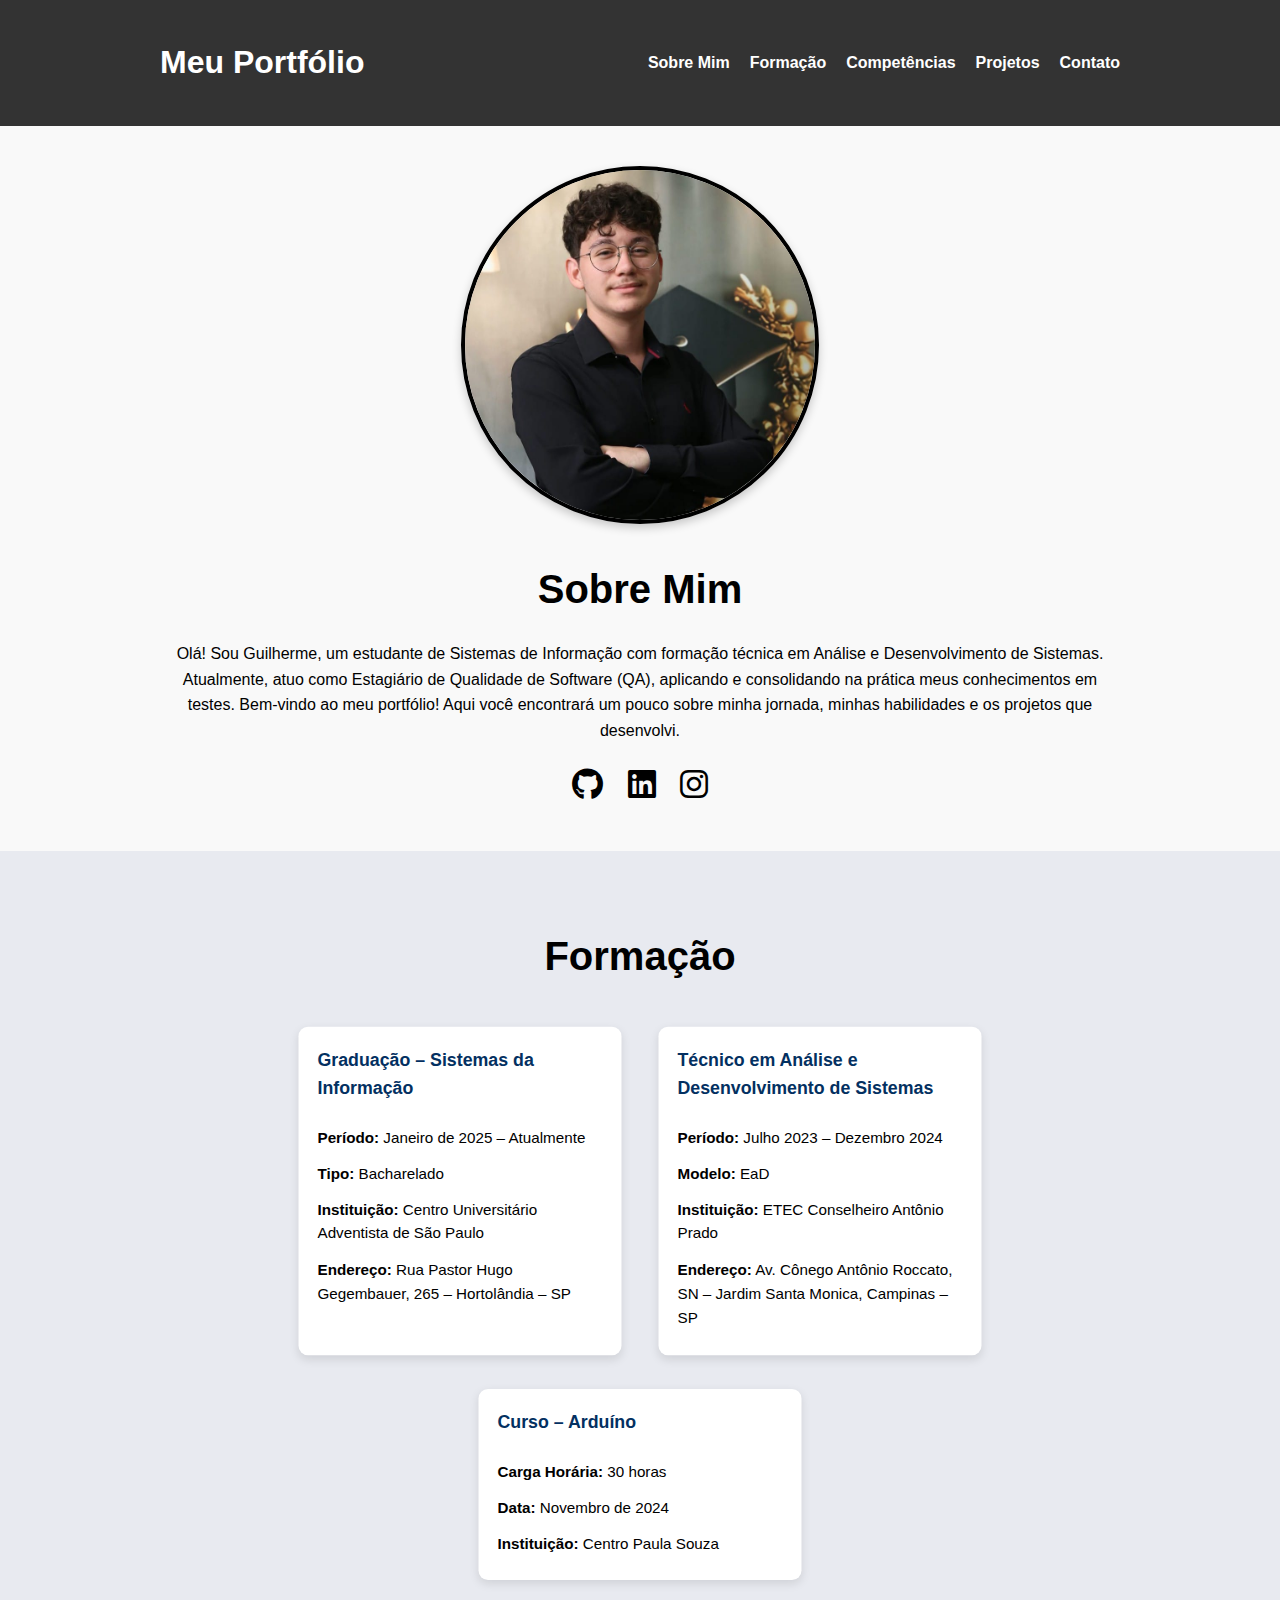
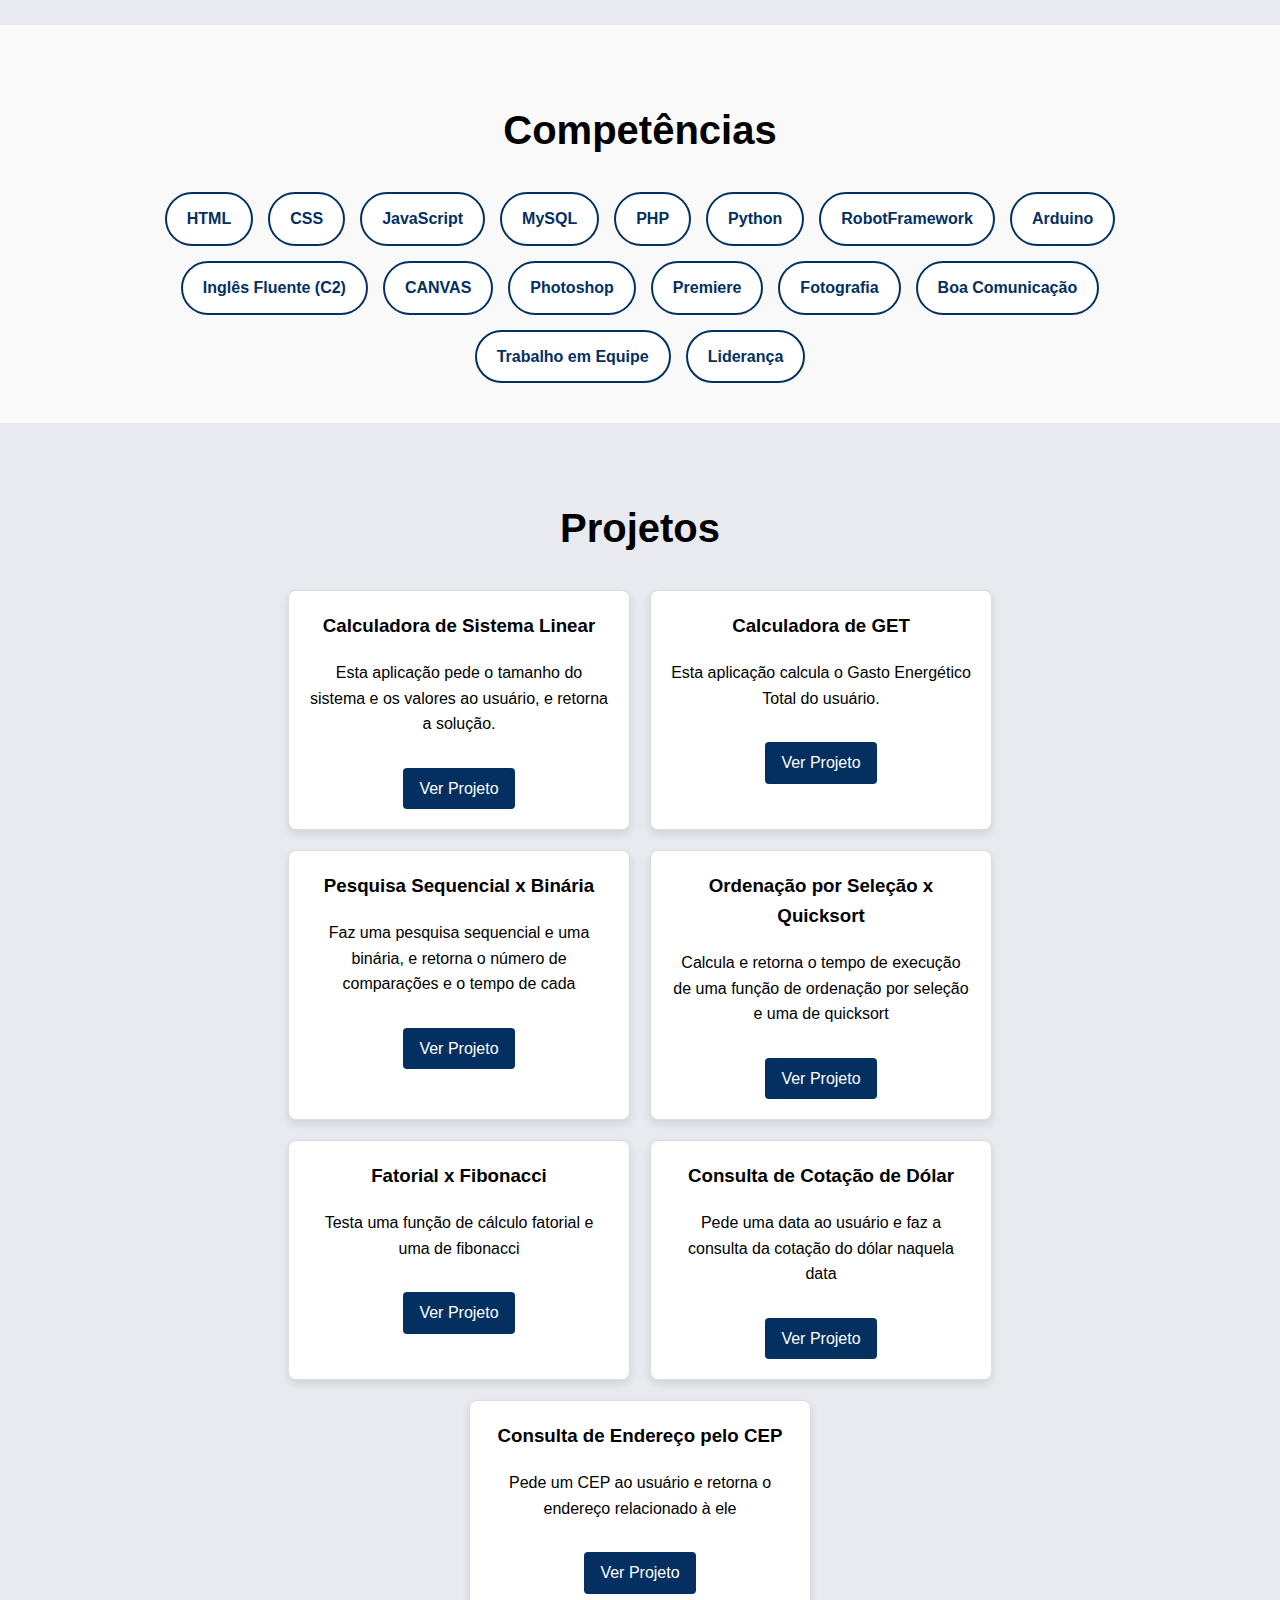
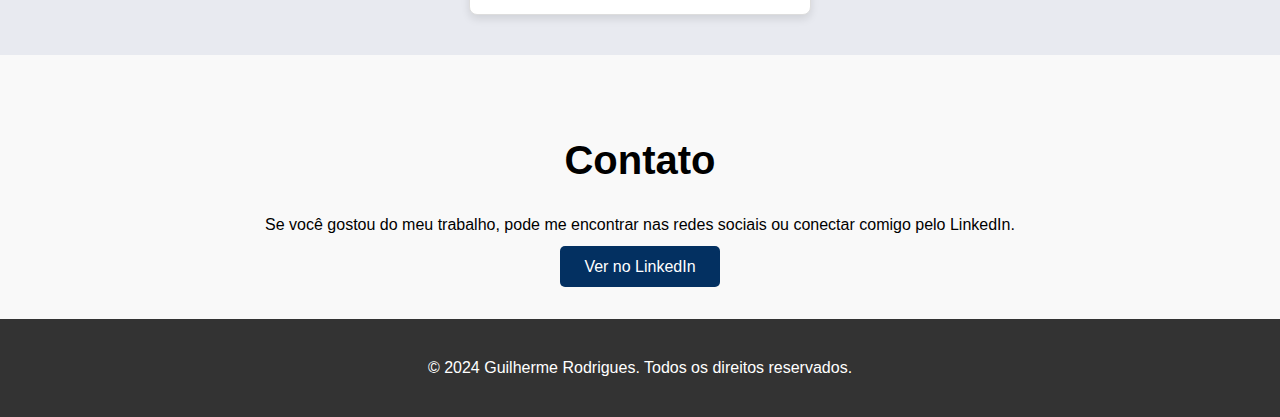
<file: test.html>
<!DOCTYPE html>
<html lang="pt-br">
<head>
    <meta charset="UTF-8">
    <meta name="viewport" content="width=device-width, initial-scale=1.0">
    <title>Meu Portfólio</title>
    <link rel="stylesheet" href="style.css">
    <link rel="stylesheet" href="https://cdnjs.cloudflare.com/ajax/libs/font-awesome/6.0.0-beta3/css/all.min.css">
</head>
<body>
    <header>
        <nav>
            <div class="logo">
                <h1>Meu Portfólio</h1>
            </div>
            <ul>
                <li><a href="#sobre">Sobre Mim</a></li>
                <li><a href="#formação">Formação</a></li>
                <li><a href="#competências">Competências</a></li>
                <li><a href="#projetos">Projetos</a></li>
                <li><a href="#contato">Contato</a></li>
            </ul>
        </nav>
    </header>

    <main>
        <section id="sobre" class="secao">
            <div class="conteudo">
                <div class="foto-perfil">
                    <img src="minhaFoto.jpeg" alt="Minha Guilherme">
                </div>
                <h2>Sobre Mim</h2>
                <p>Olá! Sou Guilherme, um estudante de Sistemas de Informação com formação técnica em Análise e Desenvolvimento de Sistemas. Atualmente, atuo como Estagiário de Qualidade de Software (QA), aplicando e consolidando na prática meus conhecimentos em testes. Bem-vindo ao meu portfólio! Aqui você encontrará um pouco sobre minha jornada, minhas habilidades e os projetos que desenvolvi.</p>
                <div class="redes-sociais">
                    <a href="https://github.com/guiirsilva/portfolio-WEB" target="_blank"><i class="fab fa-github"></i></a>
                    <a href="https://www.linkedin.com/in/guilherme-rodrigues-da-silva-22a77834b/" target="_blank"><i class="fab fa-linkedin"></i></a>
                    <a href="https://www.instagram.com/guii_rdrigss?igsh=Y200d2RjZnVkMDd4" target="_blank"><i class="fab fa-instagram"></i></a>
                </div>
            </div>
        </section>

        <section id="formação" class="secao">
            <div class="conteudo">
                <h2>Formação</h2>
                <div class="formacao-container">
                    <div class="formacao-card">
                        <h3>Graduação – Sistemas da Informação</h3>
                        <p><strong>Período:</strong> Janeiro de 2025 – Atualmente</p>
                        <p><strong>Tipo:</strong> Bacharelado</p>
                        <p><strong>Instituição:</strong> Centro Universitário Adventista de São Paulo</p>
                        <p><strong>Endereço:</strong> Rua Pastor Hugo Gegembauer, 265 – Hortolândia – SP</p>
                    </div>
                    <div class="formacao-card">
                        <h3>Técnico em Análise e Desenvolvimento de Sistemas</h3>
                        <p><strong>Período:</strong> Julho 2023 – Dezembro 2024</p>
                        <p><strong>Modelo:</strong> EaD</p>
                        <p><strong>Instituição:</strong> ETEC Conselheiro Antônio Prado</p>
                        <p><strong>Endereço:</strong> Av. Cônego Antônio Roccato, SN – Jardim Santa Monica, Campinas – SP</p>
                    </div>
                    <div class="formacao-card">
                        <h3>Curso – Arduíno</h3>
                        <p><strong>Carga Horária:</strong> 30 horas</p>
                        <p><strong>Data:</strong> Novembro de 2024</p>
                        <p><strong>Instituição:</strong> Centro Paula Souza</p>
                    </div>
                </div>
            </div>
        </section>

        <section id="competências" class="secao">
            <div class="conteudo">
                <h2>Competências</h2>
                <div class="skills-container">
                    <div class="skill-card">HTML</div>
                    <div class="skill-card">CSS</div>
                    <div class="skill-card">JavaScript</div>
                    <div class="skill-card">MySQL</div>
                    <div class="skill-card">PHP</div>
                    <div class="skill-card">Python</div>
                    <div class="skill-card">RobotFramework</div>
                    <div class="skill-card">Arduino</div>
                    <div class="skill-card">Inglês Fluente (C2)</div>
                    <div class="skill-card">CANVAS</div>
                    <div class="skill-card">Photoshop</div>
                    <div class="skill-card">Premiere</div>
                    <div class="skill-card">Fotografia</div>
                    <div class="skill-card">Boa Comunicação</div>
                    <div class="skill-card">Trabalho em Equipe</div>
                    <div class="skill-card">Liderança</div>
                </div>
            </div>
        </section>


        <section id="projetos" class="secao">
            <div class="conteudo">
                <h2>Projetos</h2>
                <div class="galeria-projetos">
                    <div class="projeto-card">
                        <h3>Calculadora de Sistema Linear</h3>
                        <p>Esta aplicação pede o tamanho do sistema e os valores ao usuário, e retorna a solução.</p>
                        <a href="https://github.com/guiirsilva/portfolio-WEB/tree/main/Calculadora_SistemasLineares" target="_blank">Ver Projeto</a>
                    </div>
                    <div class="projeto-card">
                        <h3>Calculadora de GET</h3>
                        <p>Esta aplicação calcula o Gasto Energético Total do usuário.</p>
                        <a href="https://github.com/guiirsilva/portfolio-WEB/tree/main/Calculadora_GET" target="_blank">Ver Projeto</a>
                    </div>
                    <div class="projeto-card">
                        <h3>Pesquisa Sequencial x Binária</h3>
                        <p>Faz uma pesquisa sequencial e uma binária, e retorna o número de comparações e o tempo de cada</p>
                        <a href="https://github.com/guiirsilva/portfolio-WEB/blob/main/Exercicios_Geral/sequencial_binaria.py" target="_blank">Ver Projeto</a>
                    </div>
                    <div class="projeto-card">
                        <h3>Ordenação por Seleção x Quicksort</h3>
                        <p>Calcula e retorna o tempo de execução de uma função de ordenação por seleção e uma de quicksort</p>
                        <a href="https://github.com/guiirsilva/portfolio-WEB/blob/main/Exercicios_Geral/ordenacao_quicksort.py" target="_blank">Ver Projeto</a>
                    </div>
                    <div class="projeto-card">
                        <h3>Fatorial x Fibonacci</h3>
                        <p>Testa uma função de cálculo fatorial e uma de fibonacci</p>
                        <a href="https://github.com/guiirsilva/portfolio-WEB/blob/main/Exercicios_Geral/fatorial_fibonacci.py" target="_blank">Ver Projeto</a>
                    </div>
                    <div class="projeto-card">
                        <h3>Consulta de Cotação de Dólar</h3>
                        <p>Pede uma data ao usuário e faz a consulta da cotação do dólar naquela data</p>
                        <a href="https://github.com/guiirsilva/portfolio-WEB/blob/main/Exercicios_Geral/fatorial_fibonacci.py" target="_blank">Ver Projeto</a>
                    </div>
                    <div class="projeto-card">
                        <h3>Consulta de Endereço pelo CEP</h3>
                        <p>Pede um CEP ao usuário e retorna o endereço relacionado à ele</p>
                        <a href="https://github.com/guiirsilva/portfolio-WEB/blob/main/Exercicios_Geral/fatorial_fibonacci.py" target="_blank">Ver Projeto</a>
                    </div>
                </div>
            </div>
        </section>

        <section id="contato" class="secao">
            <div class="conteudo">
                <h2>Contato</h2>
                <p>Se você gostou do meu trabalho, pode me encontrar nas redes sociais ou conectar comigo pelo LinkedIn.</p>
                <a href="https://www.linkedin.com/in/guilherme-rodrigues-da-silva-22a77834b/" class="botao-contato">Ver no LinkedIn</a>
            </div>
        </section>
    </main>

    <footer>
        <p>&copy; 2024 Guilherme Rodrigues. Todos os direitos reservados.</p>
    </footer>

    <script src="script.js"></script>
</body>
</html>
</file>
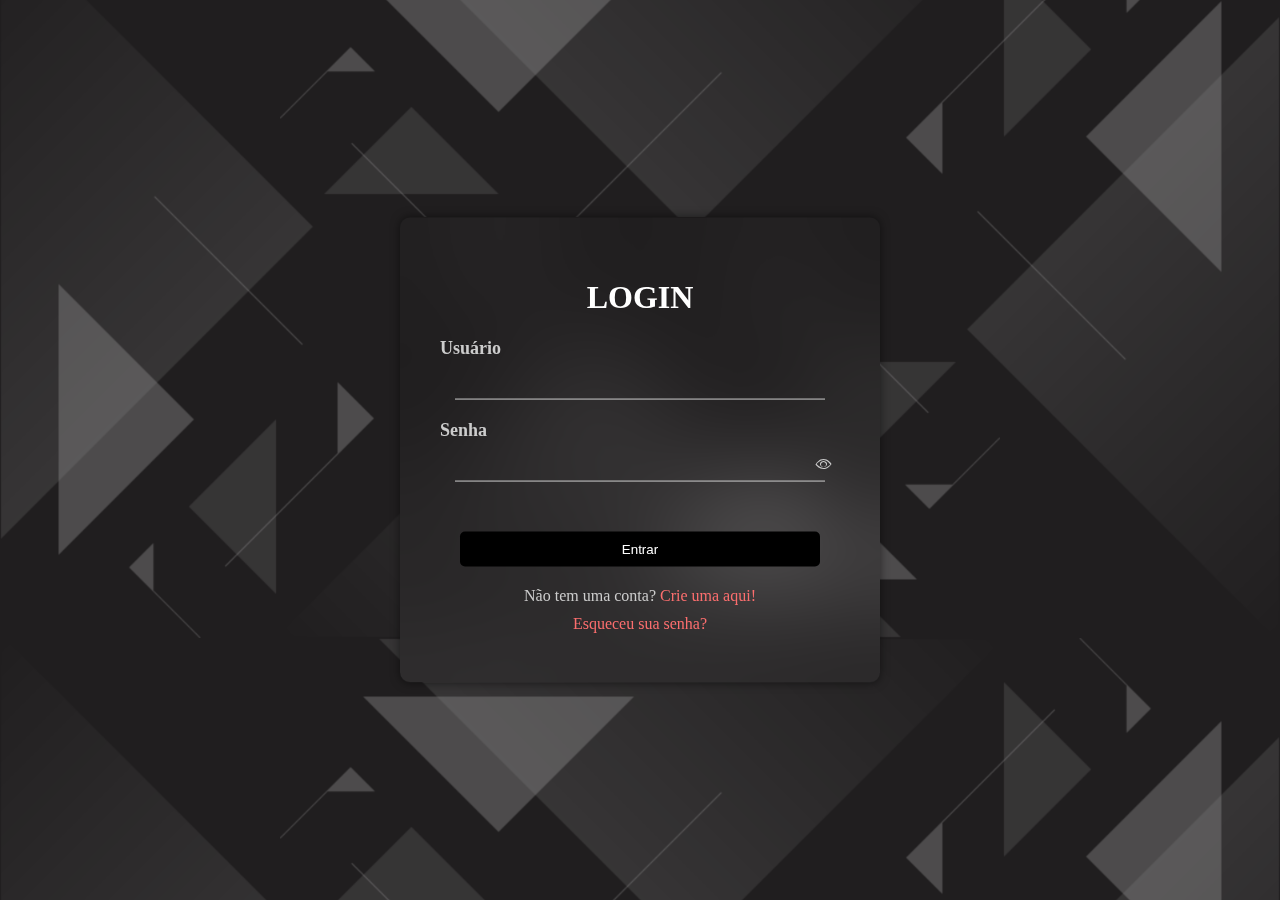
<file: Multi_Web/pagLogin.html>
<!DOCTYPE html>
<html lang="pt-br">
<head>
    <meta charset="UTF-8">
    <meta name="viewport" content="width=device-width, initial-scale=1.0">
    <title> Login - Igreja Multiforme </title>
    <link rel="stylesheet" href="pagLogin.css">
    <link rel="stylesheet" href="https://cdn.jsdelivr.net/npm/bootstrap-icons@1.11.3/font/bootstrap-icons.min.css">
</head>
<body>

<div class="login-container">
<h1 style="color: #ffffff;">LOGIN</h1>
<form action="#" method="post">

<label for="username">Usuário</label>
<input type="text" id="username" name="username" required>

<label for="password">Senha</label>
<input type="password" id="password" name="password" required>
<i class="bi bi-eye" id="btn-senha" onclick="mostrarSenha()"></i>
            
<button type="submit">Entrar</button>
</form> 

<div class="login-options">
    <p>Não tem uma conta? <a href="#">Crie uma aqui!</a></p>
    <p><a href="#">Esqueceu sua senha?</a></p>
</div>
</div> 

<script src="pagLogin.js"></script>
</body>
</html>
</file>
<file: style.css>
body {
    font-family: Arial, sans-serif;
    line-height: 1.6;
    margin: 0;
    padding: 0;
    background-color: #f4f4f4;
    color: #000000;
}

.conteudo {
    max-width: 960px;
    margin: auto;
    padding: 20px;
}

header {
    background-color: #333;
    color: #fff;
    padding: 1rem 0;
    box-shadow: 0 2px 5px rgba(0,0,0,0.1);
}

nav {
    display: flex;
    justify-content: space-between;
    align-items: center;
    max-width: 960px;
    margin: 0 auto;
    padding: 0 20px;
}

nav ul {
    list-style: none;
    display: flex;
    gap: 20px;
}

nav a {
    text-decoration: none;
    color: #fff;
    font-weight: bold;
    transition: color 0.3s;
}

nav a:hover {
    color: #033061;
}

/* Seções */
.secao {
    padding: 20px 0;
    text-align: center;
}

#sobre {
    background-color: #f9f9f9;
}

#formação {
    background-color: #e8eaf0;
}

#competências {
    background-color: #f9f9f9;
}

#projetos {
    background-color: #e8eaf0;
}

#contato {
    background-color: #f9f9f9;
}

h2 {
    font-size: 2.5em;
    margin-bottom: 20px;
    color: #000000;
}

/* Redes Sociais */
.redes-sociais a {
    color: #000000;
    font-size: 2em;
    margin: 0 10px;
    transition: color 0.3s;
}

.redes-sociais a:hover {
    color: #043f7e;
}

/* Projetos */
.galeria-projetos {
    display: flex;
    flex-wrap: wrap;
    justify-content: center;
    gap: 20px;
    margin-top: 30px;
}

.projeto-card {
    background-color: #fff;
    border: 1px solid #ddd;
    border-radius: 8px;
    padding: 20px;
    width: 300px;
    box-shadow: 0 4px 8px rgba(0,0,0,0.1);
    transition: transform 0.3s;
}

.projeto-card:hover {
    transform: translateY(-5px);
}

.projeto-card h3 {
    margin-top: 0;
}

.projeto-card a {
    display: inline-block;
    margin-top: 15px;
    padding: 8px 16px;
    background-color: #033061;
    color: #fff;
    text-decoration: none;
    border-radius: 4px;
}

/* Contato */
.botao-contato {
    background-color: #033061;
    color: #fff;
    padding: 12px 24px;
    text-decoration: none;
    border-radius: 5px;
    transition: background-color 0.3s;
}

.botao-contato:hover {
    background-color: #033061;
}

footer {
    text-align: center;
    padding: 20px;
    background-color: #333;
    color: #fff;
}

.foto-perfil {
    display: flex;
    justify-content: center;
    margin-bottom: 20px;
}

.foto-perfil img {
    width: 350px;
    height: 350px;
    object-fit: cover;
    border-radius: 50%;
    border: 4px solid #000000;
    box-shadow: 0 4px 10px rgba(0,0,0,0.2);
}

.formacao-container {
    display: flex;
    justify-content: center;
    align-items: stretch;
    gap: 20px;
    margin-top: 30px;
    flex-wrap: wrap;
}

.formacao-card {
    background: #fff;
    padding: 20px;
    border-radius: 10px;
    box-shadow: 0 4px 10px rgba(0,0,0,0.1);
    text-align: left;
    width: 300px;
    transform: scale(0.95);
    transition: transform 0.3s ease, box-shadow 0.3s ease;
    display: flex;
    flex-direction: column;
}

.formacao-card h3 {
    margin-top: 0;
    color: #033061;
}

.formacao-card p {
    margin: 6px 0;
    font-size: 1em;
}

.formacao-card:hover {
    transform: scale(1.03);
    box-shadow: 0 6px 14px rgba(0,0,0,0.2);
}

.skills-container {
    display: flex;
    flex-wrap: wrap;
    justify-content: center;
    gap: 15px;
    margin-top: 30px;
}

.skill-card {
    background: #fff;
    padding: 12px 20px;
    border-radius: 30px;
    font-weight: bold;
    font-size: 1em;
    border: 2px solid #033061;
    color: #033061;
    transition: transform 0.25s ease, 
                background-color 0.25s ease, 
                color 0.25s ease,
                box-shadow 0.25s ease;
    cursor: default;
}

.skill-card:hover {
    transform: scale(1.12);
    background-color: #033061;
    color: #fff;
    box-shadow: 0 4px 10px rgba(0,0,0,0.2);
}
</file>
<file: base.css>
body {
    font-family: Arial, sans-serif;
    margin: 0;
    padding: 0;
    background-color: #e8eaf0;
    color: #333;
    line-height: 1.6;
}

.header {
    background-color: #fff;
    padding: 30px 20px;
    text-align: center;
    box-shadow: 0 2px 5px rgba(0,0,0,0.1);
}

.header h1 {
    margin: 0;
    font-size: 2.2em;
    color: #222;
}

.botao-github {
    display: inline-block;
    margin-top: 15px;
    background-color: #033061;
    color: #fff;
    padding: 10px 20px;
    border-radius: 5px;
    text-decoration: none;
    font-weight: bold;
    transition: background-color 0.3s;
}

.botao-github:hover {
    background-color: #033061;
}

section {
    max-width: 960px;
    margin: 40px auto;
    background-color: #fff;
    padding: 25px;
    border-radius: 10px;
    box-shadow: 0 4px 10px rgba(0,0,0,0.1);
}

h2 {
    margin-top: 0;
    font-size: 1.8em;
    color: #222;
    text-align: center;
}

p {
    font-size: 1.05em;
}

.bloco-explicacao {
    margin-bottom: 30px;
    padding: 15px;
    border-left: 5px solid #033061;
    background-color: #f9f9f9;
    border-radius: 8px;
}

.bloco-explicacao h3 {
    margin: 0 0 10px;
    color: #033061;
}

pre {
    background-color: #222;
    color: #fff;
    padding: 15px;
    overflow-x: auto;
    border-radius: 8px;
    font-size: 0.95em;
}

code {
    font-family: "Consolas", monospace;
}

.codigo-completo pre {
    background-color: #111;
    border: 2px solid #033061;
}
</file>
<file: Multi_Web/pagLogin.css>
body {
    background-image: url('fundologin.png');
    background-position: center;
    background-size: cover;
    height: 540px;
}

.login-container {
    backdrop-filter: blur(50px);
    padding: 40px;
    border-radius: 10px;
    box-shadow: 0 0 10px rgba(0, 0, 0, 0.5);
    max-width: 400px;
    width: 100%;
    text-align: center;
    position: absolute;
    top: 50%;
    left: 50%;
    transform: translate(-50%, -50%);
}

.login-container label {
    display: block;
    margin-bottom: 5px;
    text-align: left;
    color: #ccc;
    font-weight: bold;
    font-size: large;

}

.login-container input[type="text"],
.login-container input[type="password"] {
    width: 90%;
    padding: 10px 5px;
    margin-bottom: 20px;
    border: none;
    border-bottom: 1px solid #ccc;
    border-radius: 0;
    background-color: transparent;
    color: #ffffff;
}

.login-container input[type="text"]:focus,
.login-container input[type="password"]:focus {
    outline: none;
    border-bottom: 1px solid #ccc;
}

.password-container {
    position: relative;
    width: 100%;
}

div i{
    cursor: pointer;
    position: absolute;
    right: 10%;
    bottom: 45%;
    color: #ccc;
}

.login-container button {
    width: 90%;
    padding: 10px;
    background-color: #000000;
    color: #fff;
    border: none;
    border-radius: 5px;
    cursor: pointer;
    margin-top: 30px;
}

.login-container button:hover {
    background-color: #141414;
}

.login-options {
    margin-top: 20px;
}

.login-options p {
    margin: 10px 0;
    color: #ccc;
}

.login-options a {
    color: #fc6e6e;
    text-decoration: none;
}

.login-options a:hover {
    text-decoration: underline;
}
</file>
